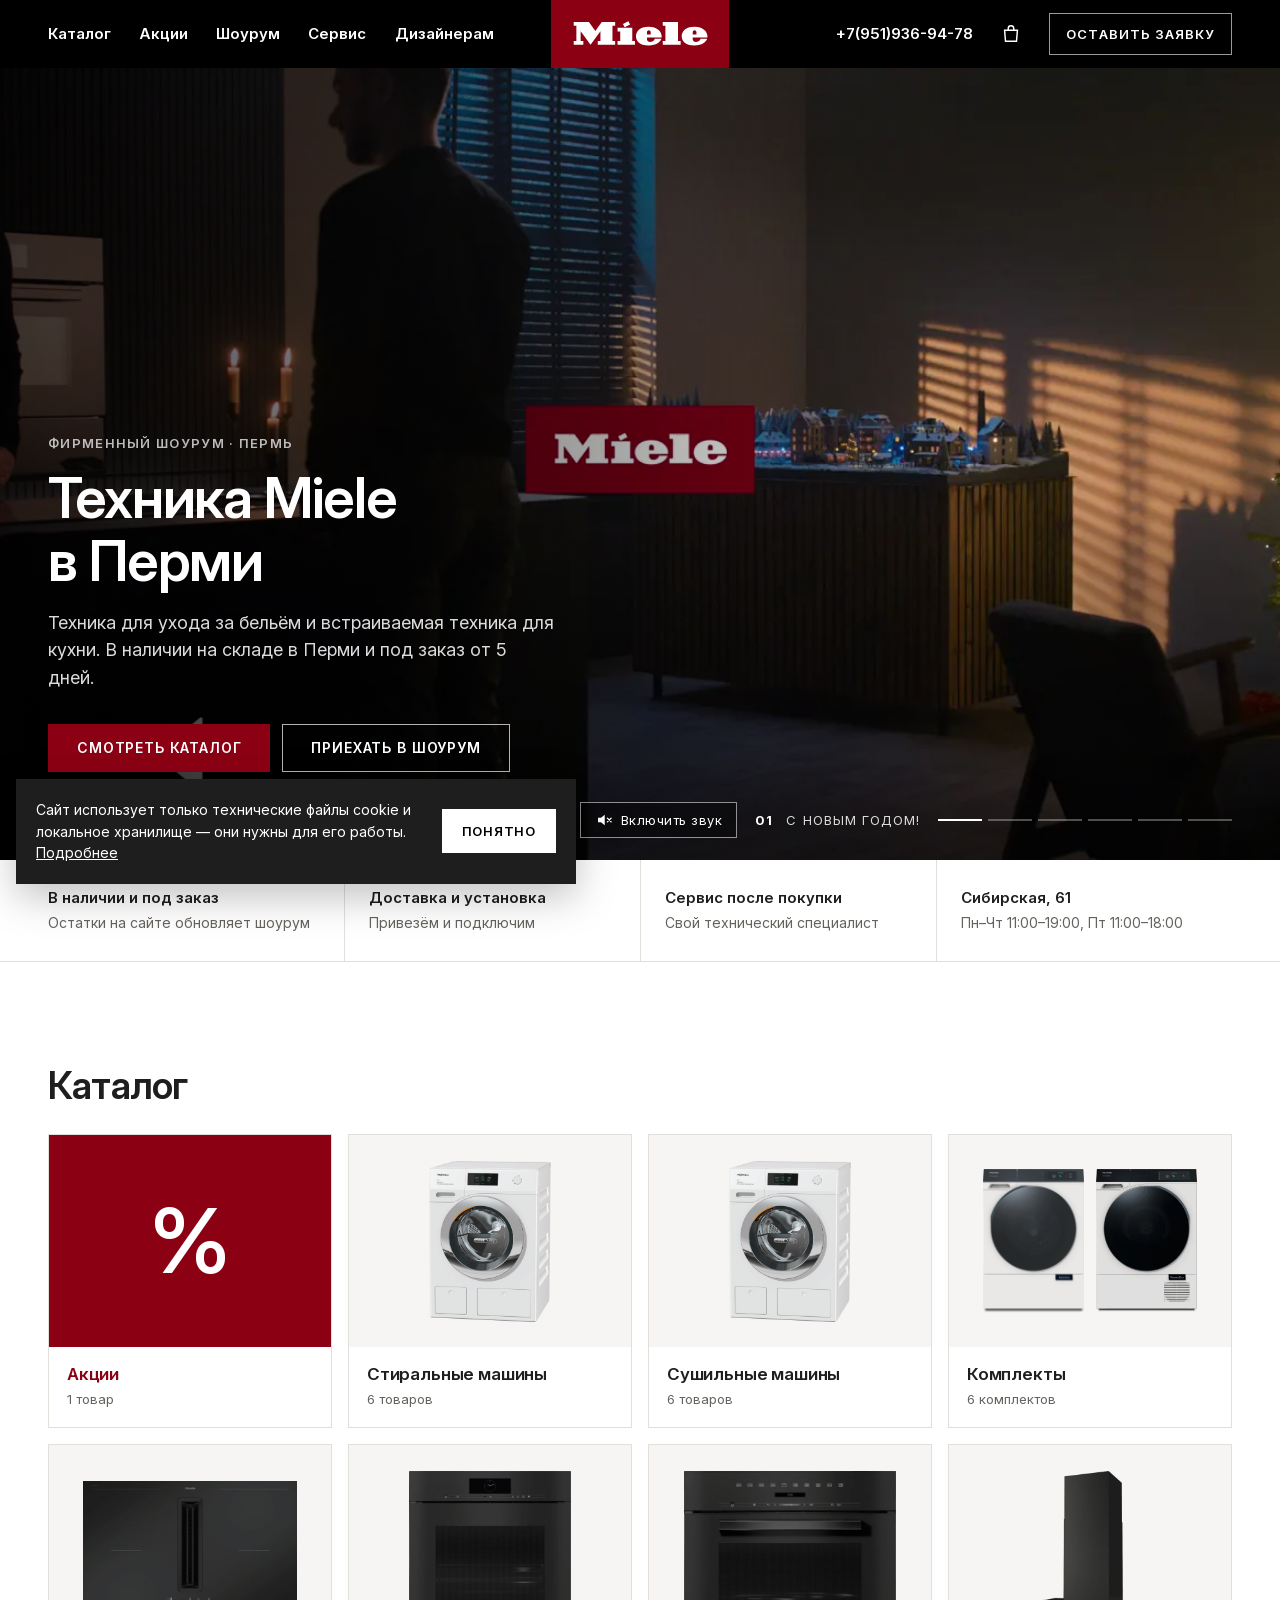
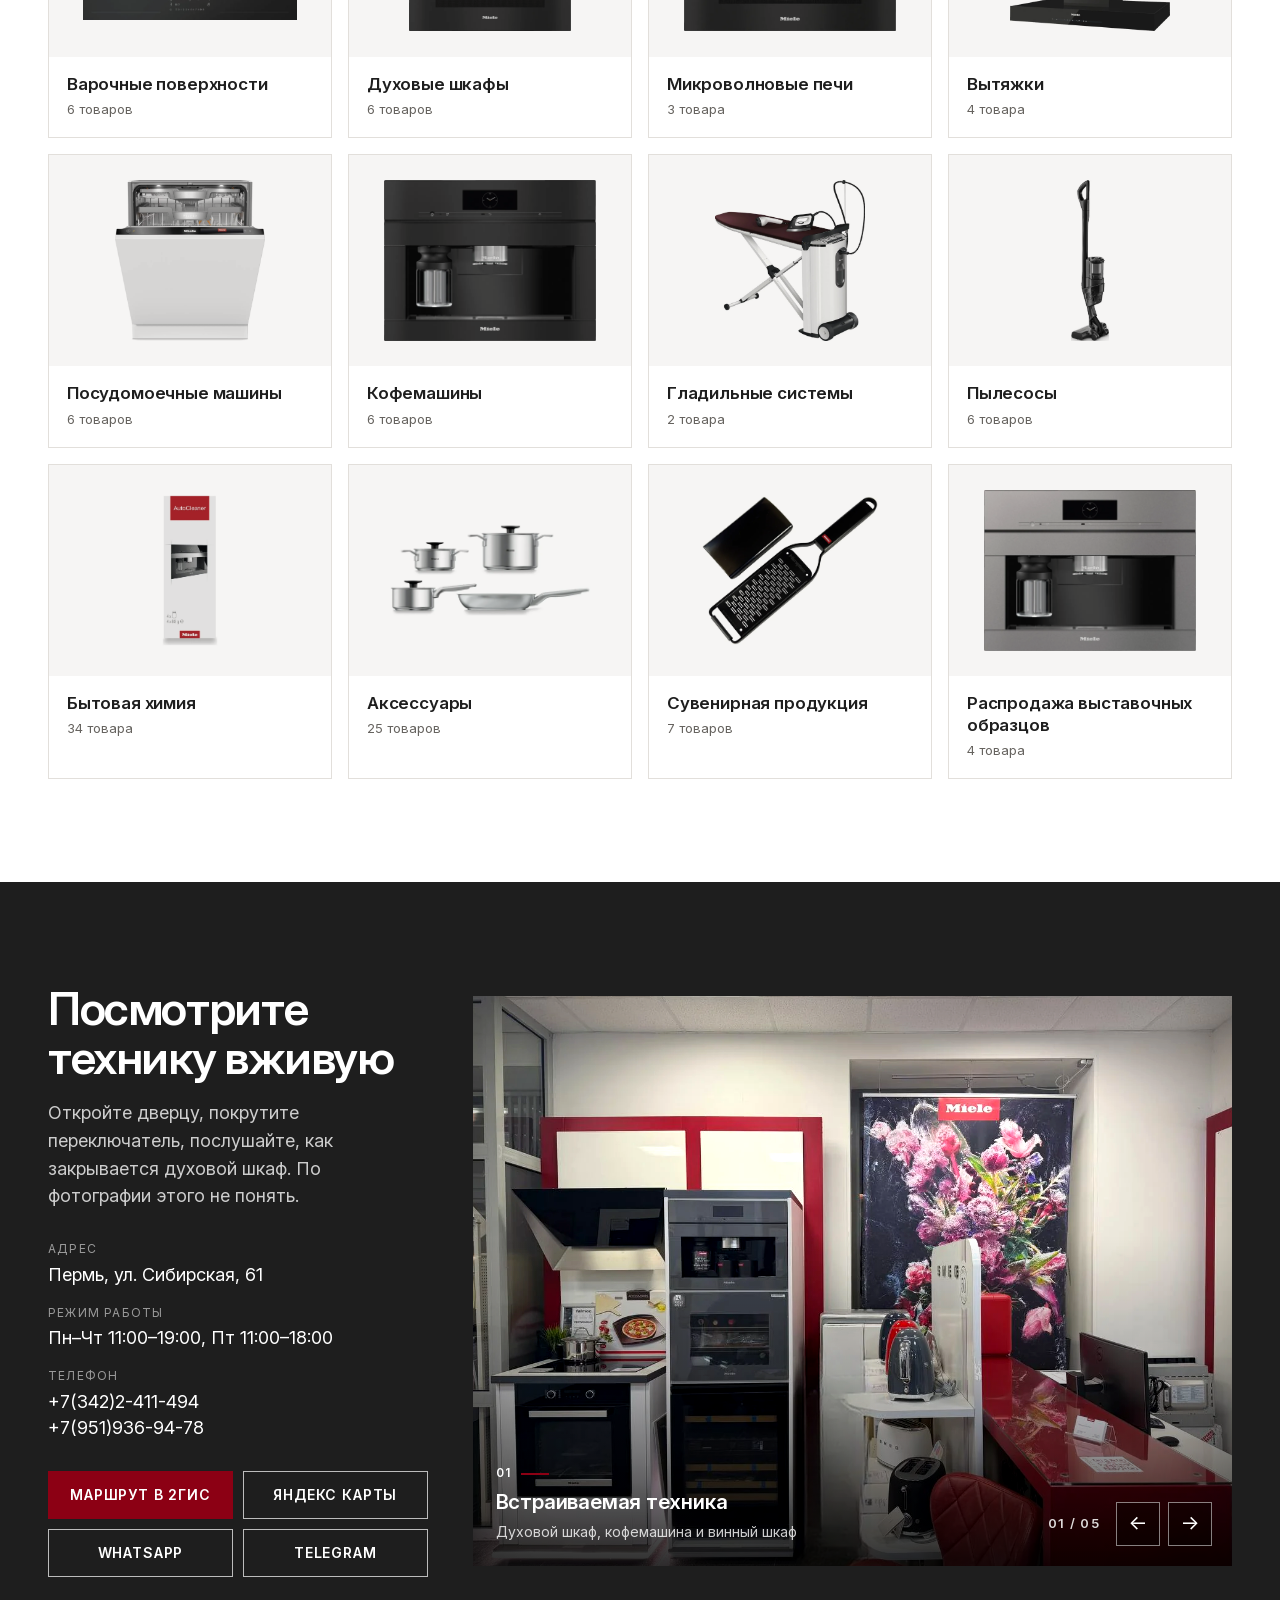
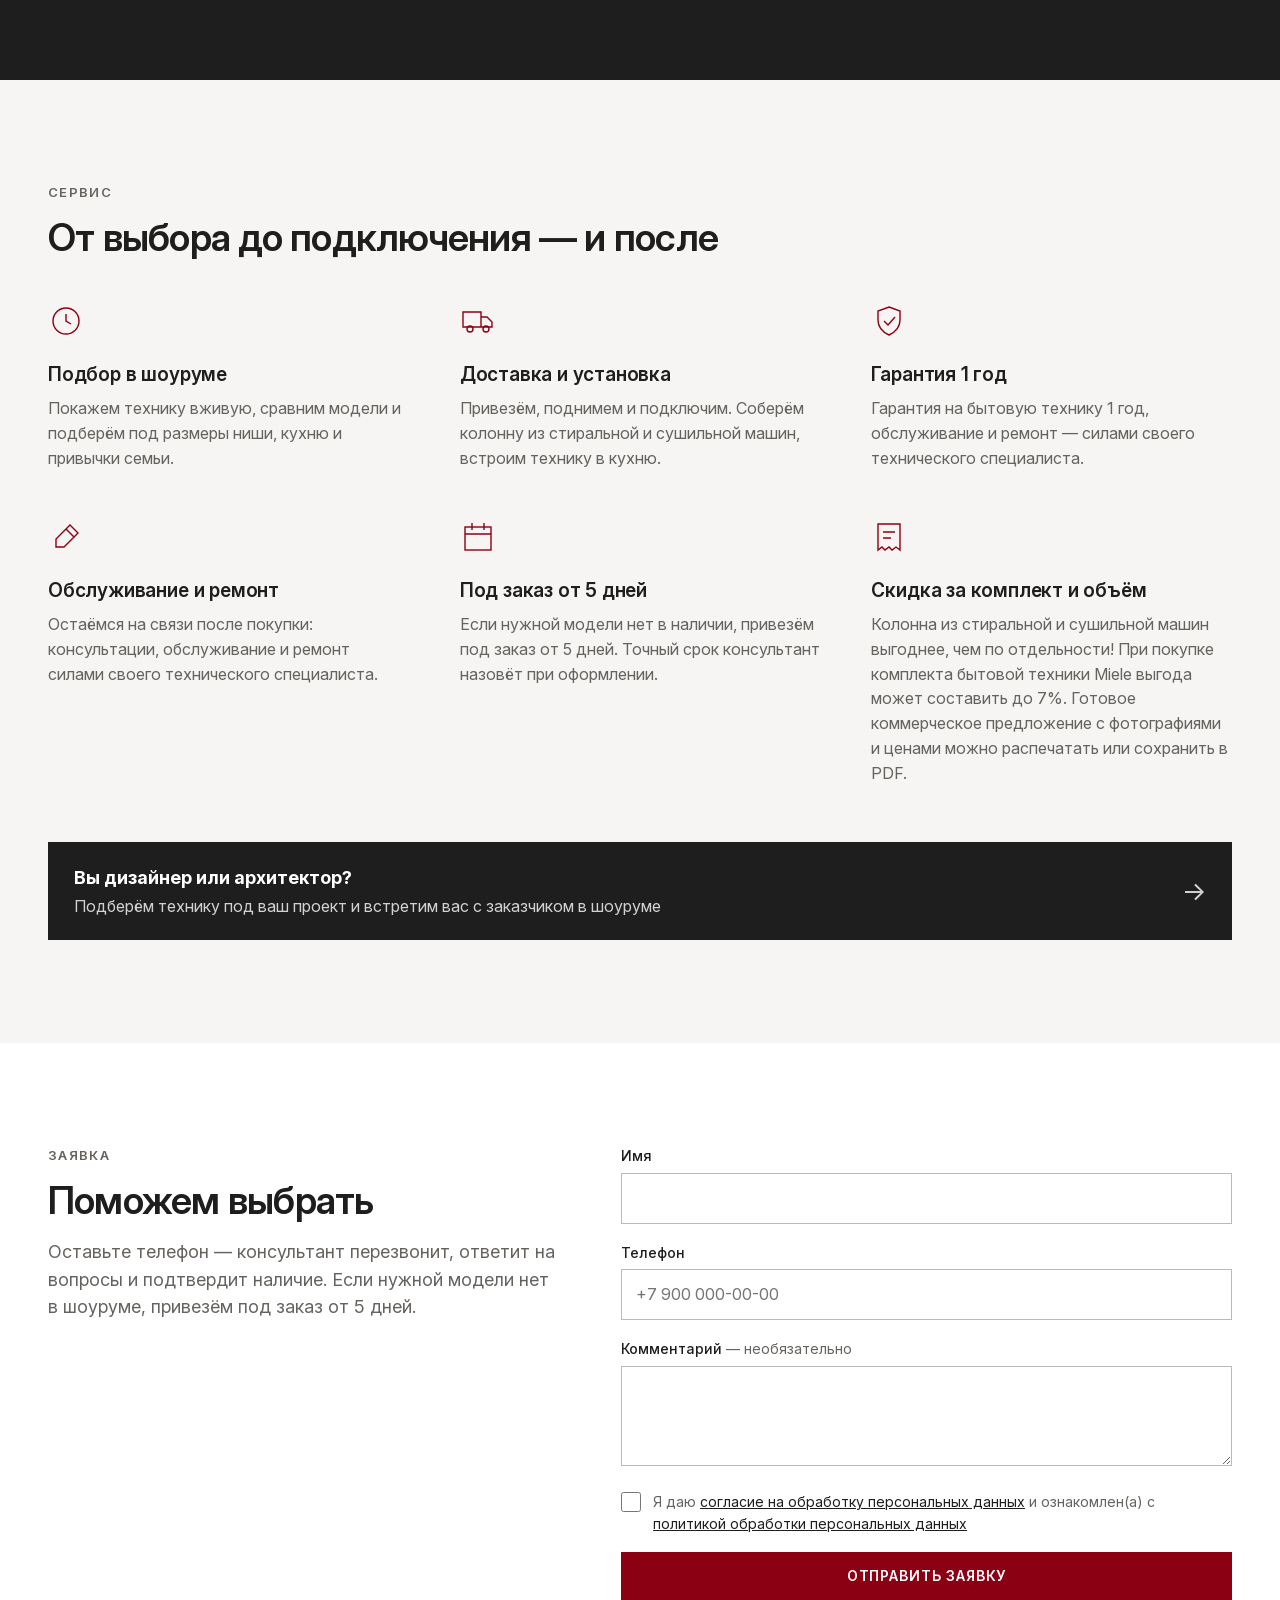
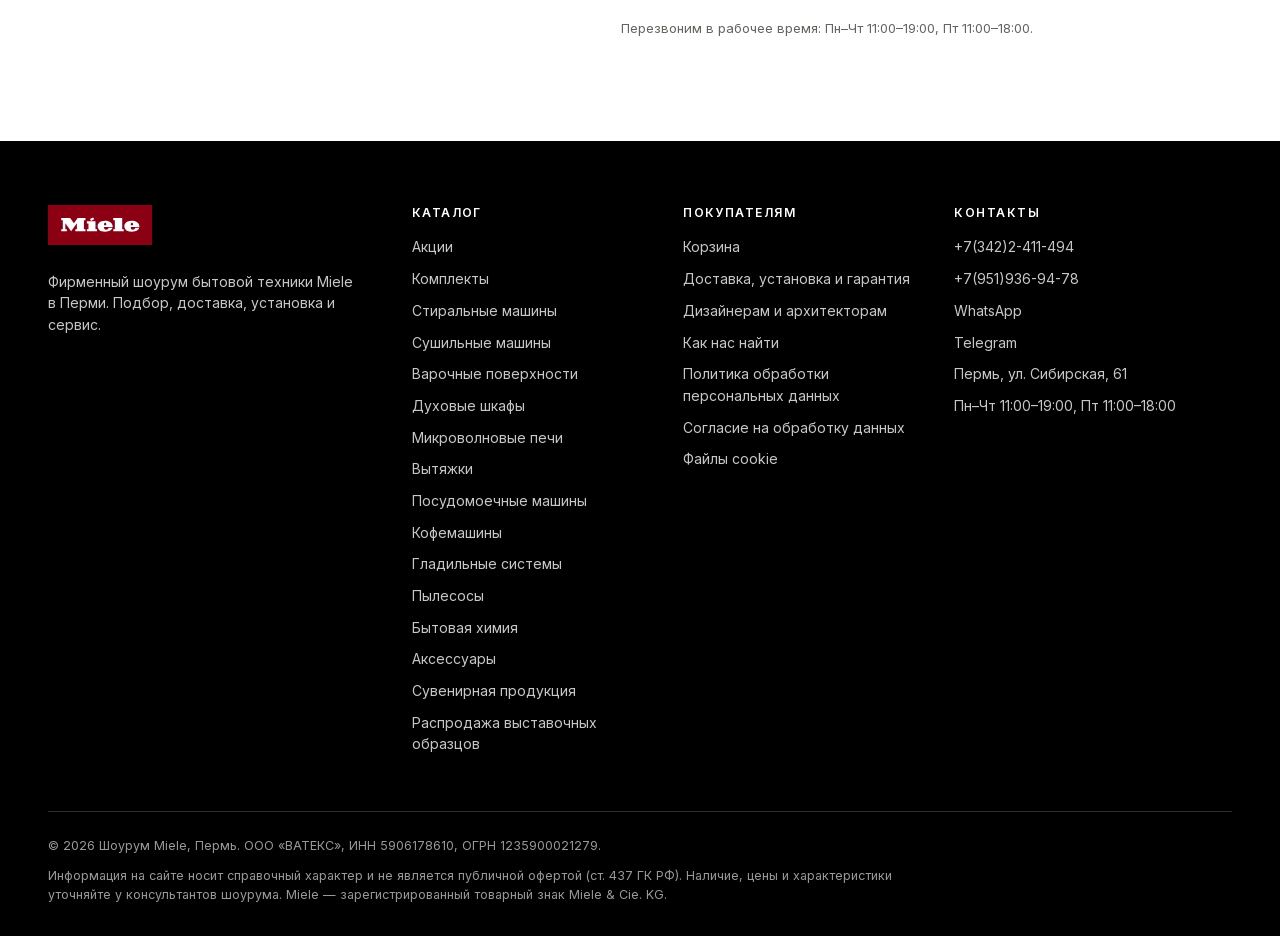
<file: index.html>
<!doctype html>
<html lang="ru">
<head>
<meta charset="utf-8">
<meta name="viewport" content="width=device-width, initial-scale=1">
<title>Miele в Перми — фирменный шоурум бытовой техники</title>
<meta name="description" content="Шоурум техники Miele в Перми на Сибирской, 61: стиральные машины и сушильные машины, духовые шкафы, варочные поверхности, посудомоечные машины. В наличии и под заказ, доставка и установка.">
<link rel="canonical" href="https://miele-perm.ru/">
<meta name="theme-color" content="#000000">
<link rel="preload" href="assets/fonts/InterVariable.woff2" as="font" type="font/woff2" crossorigin>
<link rel="icon" href="assets/img/favicon.png" type="image/png">
<link rel="stylesheet" href="assets/css/style.css?v=54">
</head>
<body data-page="home">
<div id="hdr"></div>

<main id="main">
  <section class="hero">
    <div class="hero__slides" aria-hidden="true">
      <video class="hero__img on" src="assets/video/ny.mp4" poster="assets/video/ny.webp" data-label="С Новым годом!" muted playsinline preload="auto"></video>
      <img class="hero__img" src="assets/img/mood/hero.webp" alt="Стиральная машина Miele в интерьере" data-label="Прачечное оборудование" style="--mp:68% 18%">
      <img class="hero__img" src="assets/img/mood/h-kitchen.webp" alt="Кухня со встроенной техникой Miele" data-label="Встраиваемая кухня" style="--mp:70% 55%">
      <img class="hero__img" src="assets/img/mood/h-ovens.webp" alt="Духовые шкафы Miele в кухне с деревянными фасадами" data-label="Духовые шкафы" style="--mp:78% 45%">
      <img class="hero__img" src="assets/img/mood/h-built.webp" alt="Встраиваемая техника Miele цвета графит" data-label="Встраиваемая техника" style="--mp:75% 50%">
      <img class="hero__img" src="assets/img/mood/h-laundry.webp" alt="Колонна из стиральной и сушильной машин Miele" data-label="Стиральные и сушильные машины" style="--mp:55% 55%">
    </div>
    <div class="wrap hero__in">
      <p class="eyebrow">Фирменный шоурум · Пермь</p>
      <h1>Техника Miele в&nbsp;Перми</h1>
      <p class="lead">Техника для ухода за бельём и встраиваемая техника для кухни. В наличии на складе в Перми и под заказ от 5 дней.</p>
      <div class="hero__btns">
        <a class="btn" href="#catalog">Смотреть каталог</a>
        <a class="btn btn--white" href="#showroom">Приехать в шоурум</a>
      </div>
    </div>
    <div class="hero__bar wrap"><button type="button" class="hero__snd" aria-pressed="false" hidden><svg viewBox="0 0 24 24" width="18" height="18" aria-hidden="true"><path d="M4 9h4l5-4v14l-5-4H4z" fill="currentColor"/><path class="i-on" d="M16 8.5a5 5 0 0 1 0 7M18.5 6a8.5 8.5 0 0 1 0 12" fill="none" stroke="currentColor" stroke-width="1.8" stroke-linecap="round"/><path class="i-off" d="M16.5 9.5l5 5m0-5l-5 5" stroke="currentColor" stroke-width="1.8" stroke-linecap="round"/></svg><span>Включить звук</span></button><span class="hero__lbl"><b>01</b> С Новым годом!</span><span class="hero__dots"><button type="button" data-h="0" aria-label="Слайд 1"><i></i></button><button type="button" data-h="1" aria-label="Слайд 2"><i></i></button><button type="button" data-h="2" aria-label="Слайд 3"><i></i></button><button type="button" data-h="3" aria-label="Слайд 4"><i></i></button><button type="button" data-h="4" aria-label="Слайд 5"><i></i></button><button type="button" data-h="5" aria-label="Слайд 6"><i></i></button></span></div>
  </section>

  <div class="facts"><div class="wrap facts__in">
    <div class="fact"><b>В наличии и под заказ</b><span>Остатки на сайте обновляет шоурум</span></div>
    <div class="fact"><b>Доставка и установка</b><span>Привезём и подключим</span></div>
    <div class="fact"><b>Сервис после покупки</b><span>Свой технический специалист</span></div>
    <div class="fact"><b>Сибирская, 61</b><span data-cfg="hours">Пн–Чт 11:00–19:00, Пт 11:00–18:00</span></div>
  </div></div>

  <section class="sec" id="catalog">
    <div class="wrap">
      <div class="cat__head">
        <div><button type="button" class="cat__back" id="cat-back" hidden>Все разделы</button><h2 id="cat-title">Каталог</h2></div>
        <div class="cat__tools" id="cat-tools" hidden>
          <label class="sort"><span>Сортировка</span>
            <select id="sort">
              <option value="stock">Сначала в наличии</option>
              <option value="price-asc">Сначала дешевле</option>
              <option value="price-desc">Сначала дороже</option>
              <option value="name">По названию, А–Я</option>
            </select>
          </label>
          <label class="only"><input type="checkbox" id="only"> Только в наличии <span id="count" style="color:var(--muted)"></span></label>
        </div>
      </div>
      <div class="folders" id="folders"><a class="folder" href="category.php?cat=%D0%A1%D1%82%D0%B8%D1%80%D0%B0%D0%BB%D1%8C%D0%BD%D1%8B%D0%B5%20%D0%BC%D0%B0%D1%88%D0%B8%D0%BD%D1%8B">Стиральные машины</a><a class="folder" href="category.php?cat=%D0%A1%D1%83%D1%88%D0%B8%D0%BB%D1%8C%D0%BD%D1%8B%D0%B5%20%D0%BC%D0%B0%D1%88%D0%B8%D0%BD%D1%8B">Сушильные машины</a><a class="folder" href="category.php?cat=%D0%92%D0%B0%D1%80%D0%BE%D1%87%D0%BD%D1%8B%D0%B5%20%D0%BF%D0%BE%D0%B2%D0%B5%D1%80%D1%85%D0%BD%D0%BE%D1%81%D1%82%D0%B8">Варочные поверхности</a></div>
      <div class="grid" id="grid" aria-live="polite" hidden></div>
    </div>
  </section>

  <section class="sec sec--dark on-dark shw" id="showroom">
    <div class="wrap shw__in">
      <div class="shw__txt">
        <h2>Посмотрите технику вживую</h2>
        <p class="lead">Откройте дверцу, покрутите переключатель, послушайте, как закрывается духовой шкаф. По фотографии этого не понять.</p>
        <dl class="shw__dl">
          <div><dt>Адрес</dt><dd data-cfg="address">Пермь, ул. Сибирская, 61</dd></div>
          <div><dt>Режим работы</dt><dd data-cfg="hours">Пн–Чт 11:00–19:00, Пт 11:00–18:00</dd></div>
          <div><dt>Телефон</dt><dd><a data-cfg="tel" href="tel:+73422411494">+7(342)2-411-494</a><br><a data-cfg="tel2" href="tel:+79519369478">+7(951)936-94-78</a></dd></div>
        </dl>
        <div class="shw__btns">
            <a class="btn" data-cfg="gis" href="#" target="_blank" rel="noopener">Маршрут в 2ГИС</a>
            <a class="btn btn--white" data-cfg="ymaps" href="#" target="_blank" rel="noopener">Яндекс Карты</a>
            <a class="btn btn--white" data-cfg="wa" href="#" target="_blank" rel="noopener">WhatsApp</a>
            <a class="btn btn--white" data-cfg="tg" href="#" target="_blank" rel="noopener">Telegram</a>
          </div>
      </div>
      <div class="shw__slider" aria-label="Фото шоурума">
        <figure class="shw__s on"><img src="assets/img/showroom/sr2.webp?v=2" alt="Встраиваемая техника Miele у входа в шоурум" loading="lazy" draggable="false"><figcaption class="shw__cap"><i>01</i><b>Встраиваемая техника</b><em>Духовой шкаф, кофемашина и винный шкаф</em></figcaption></figure>
        <figure class="shw__s"><img src="assets/img/showroom/sr3.webp" alt="Линия встраиваемых духовых шкафов и холодильников Miele" loading="lazy" draggable="false"><figcaption class="shw__cap"><i>02</i><b>Линия духовых шкафов</b><em>Духовые шкафы, пароварки и холодильники</em></figcaption></figure>
        <figure class="shw__s"><img src="assets/img/showroom/sr4.webp" alt="Колонны из стиральных и сушильных машин Miele" loading="lazy" draggable="false"><figcaption class="shw__cap"><i>03</i><b>Прачечная</b><em>Колонны из стиральных и сушильных машин</em></figcaption></figure>
        <figure class="shw__s"><img src="assets/img/showroom/sr5.webp" alt="Стиральные машины Miele на подиуме" loading="lazy" draggable="false"><figcaption class="shw__cap"><i>04</i><b>Стиральные машины</b><em>Модели на подиуме — можно открыть и сравнить</em></figcaption></figure>
        <figure class="shw__s"><img src="assets/img/showroom/sr6.webp?v=2" alt="Зона консультаций в шоуруме Miele" loading="lazy" draggable="false"><figcaption class="shw__cap"><i>05</i><b>Зона консультаций</b><em>Подберём технику и посчитаем комплект</em></figcaption></figure>
        <div class="shw__ctl"><span class="shw__n">01 / 05</span><button type="button" class="shw__arr" data-d="-1" aria-label="Предыдущее фото">←</button><button type="button" class="shw__arr" data-d="1" aria-label="Следующее фото">→</button></div>
      </div>
    </div>
  </section>

  <section class="sec sec--soft" id="service">
    <div class="wrap">
      <p class="eyebrow">Сервис</p>
      <h2>От выбора до подключения — и после</h2>
      <div class="svc">
        <div class="svc__i">
          <svg viewBox="0 0 36 36" aria-hidden="true"><circle cx="18" cy="18" r="13"/><path d="M18 11v7l5 3"/></svg>
          <h3>Подбор в шоуруме</h3>
          <p>Покажем технику вживую, сравним модели и подберём под размеры ниши, кухню и привычки семьи.</p>
        </div>
        <div class="svc__i">
          <svg viewBox="0 0 36 36" aria-hidden="true"><path d="M3 9h18v15H3zM21 14h6l5 5v5h-11z"/><circle cx="10" cy="26" r="3"/><circle cx="26" cy="26" r="3"/></svg>
          <h3>Доставка и установка</h3>
          <p>Привезём, поднимем и подключим. Соберём колонну из стиральной и сушильной машин, встроим технику в кухню.</p>
        </div>
        <div class="svc__i svc__i--key">
          <svg viewBox="0 0 36 36" aria-hidden="true"><path d="M18 4l11 4v9c0 7-4.5 12-11 15C11.5 29 7 24 7 17V8z"/><path d="M13 18l4 4 7-8"/></svg>
          <h3>Гарантия 1 год</h3>
          <p>Гарантия на бытовую технику 1 год, обслуживание и ремонт — силами своего технического специалиста.</p>
        </div>
        <div class="svc__i">
          <svg viewBox="0 0 36 36" aria-hidden="true"><path d="M22 6l8 8-14 14H8v-8z"/><path d="M18 10l8 8"/></svg>
          <h3>Обслуживание и ремонт</h3>
          <p>Остаёмся на связи после покупки: консультации, обслуживание и ремонт силами своего технического специалиста.</p>
        </div>
        <div class="svc__i">
          <svg viewBox="0 0 36 36" aria-hidden="true"><rect x="5" y="8" width="26" height="23"/><path d="M5 15h26M12 4v7M24 4v7"/></svg>
          <h3>Под заказ от 5 дней</h3>
          <p>Если нужной модели нет в наличии, привезём под заказ от 5 дней. Точный срок консультант назовёт при оформлении.</p>
        </div>
        <div class="svc__i">
          <svg viewBox="0 0 36 36" aria-hidden="true"><path d="M7 5h22v26l-4-3-4 3-3-3-4 3-3-3-4 3z"/><path d="M12 13h12M12 19h8"/></svg>
          <h3>Скидка за комплект и объём</h3>
          <p>Колонна из стиральной и сушильной машин выгоднее, чем по отдельности! При покупке комплекта бытовой техники Miele выгода может составить до 7%. Готовое коммерческое предложение с фотографиями и ценами можно распечатать или сохранить в PDF.</p>
        </div>
      </div>
      <a class="svc__pro" href="designers.html"><span><b>Вы дизайнер или архитектор?</b> Подберём технику под ваш проект и встретим вас с заказчиком в шоуруме</span><span class="svc__go" aria-hidden="true">→</span></a>
    </div>
  </section>

  <section class="sec" id="ask">
    <div class="wrap ask">
      <div>
        <p class="eyebrow">Заявка</p>
        <h2>Поможем выбрать</h2>
        <p class="lead">Оставьте телефон — консультант перезвонит, ответит на вопросы и подтвердит наличие. Если нужной модели нет в шоуруме, привезём под заказ <span data-cfg="leadTime">от 5 дней</span>.</p>
      </div>
      <div id="lead-home"></div>
    </div>
  </section>
</main>

<div id="ftr"></div>
<script src="api/state.php"></script>
<script src="assets/js/store.js?v=54"></script>
<script src="assets/js/app.js?v=54"></script>
</body>
</html>
</file>
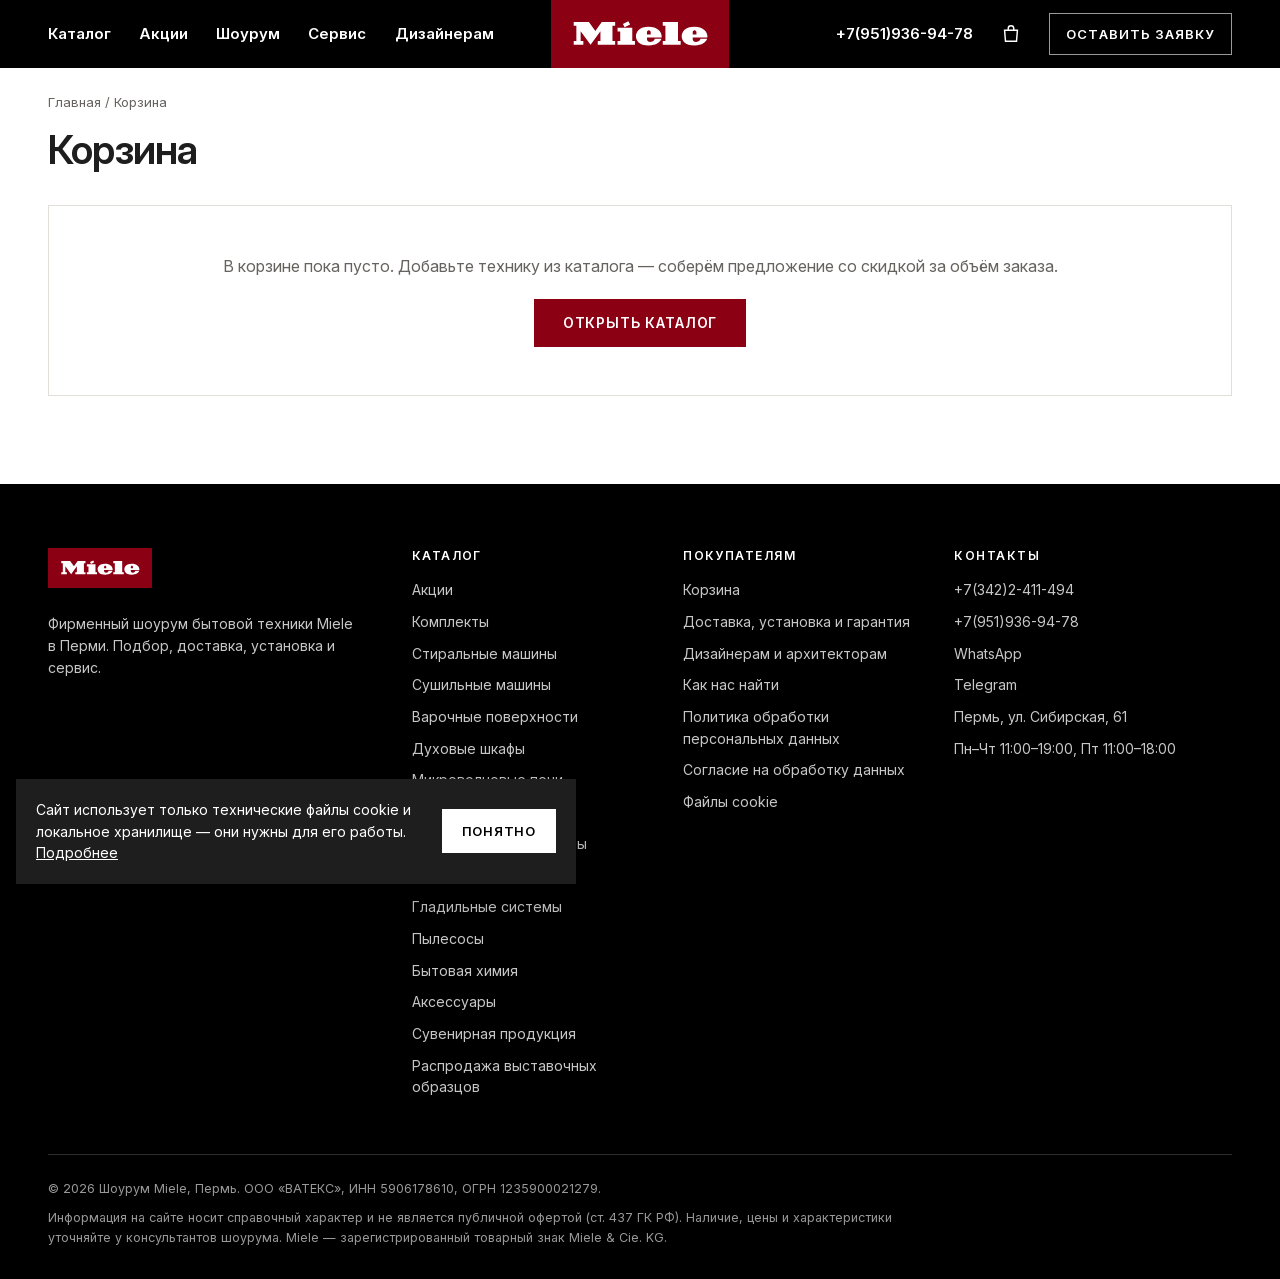
<file: cart.html>
<!doctype html>
<html lang="ru">
<head>
<meta charset="utf-8">
<meta name="viewport" content="width=device-width, initial-scale=1">
<title>Корзина — Miele Пермь</title>
<meta name="robots" content="noindex">
<meta name="theme-color" content="#000000">
<link rel="preload" href="assets/fonts/InterVariable.woff2" as="font" type="font/woff2" crossorigin>
<link rel="icon" href="assets/img/favicon.png" type="image/png">
<link rel="stylesheet" href="assets/css/style.css?v=54">
</head>
<body data-page="cart">
<div id="hdr"></div>
<main id="main">
  <div id="cart">
    <div class="wrap cartv">
      <nav class="crumbs" aria-label="Навигация"><a href="index.html">Главная</a> / Корзина</nav>
      <h1 class="cart__h">Корзина</h1>
      <div id="cart-body" aria-live="polite"></div>
    </div>
    <section class="sec sec--soft" id="ask" hidden>
      <div class="wrap ask">
        <div>
          <p class="eyebrow">Заявка</p>
          <h2>Оформить заказ</h2>
          <p class="lead">Оставьте телефон — консультант получит состав корзины, подтвердит наличие и цену, договорится о доставке и установке. Оплата на сайте не требуется.</p>
        </div>
        <div id="lead"></div>
      </div>
    </section>
    <div class="offer" id="offer"></div>
  </div>
</main>
<div id="ftr"></div>
<script src="api/state.php"></script>
<script src="assets/js/store.js?v=54"></script>
<script src="assets/js/app.js?v=54"></script>
</body>
</html>
</file>
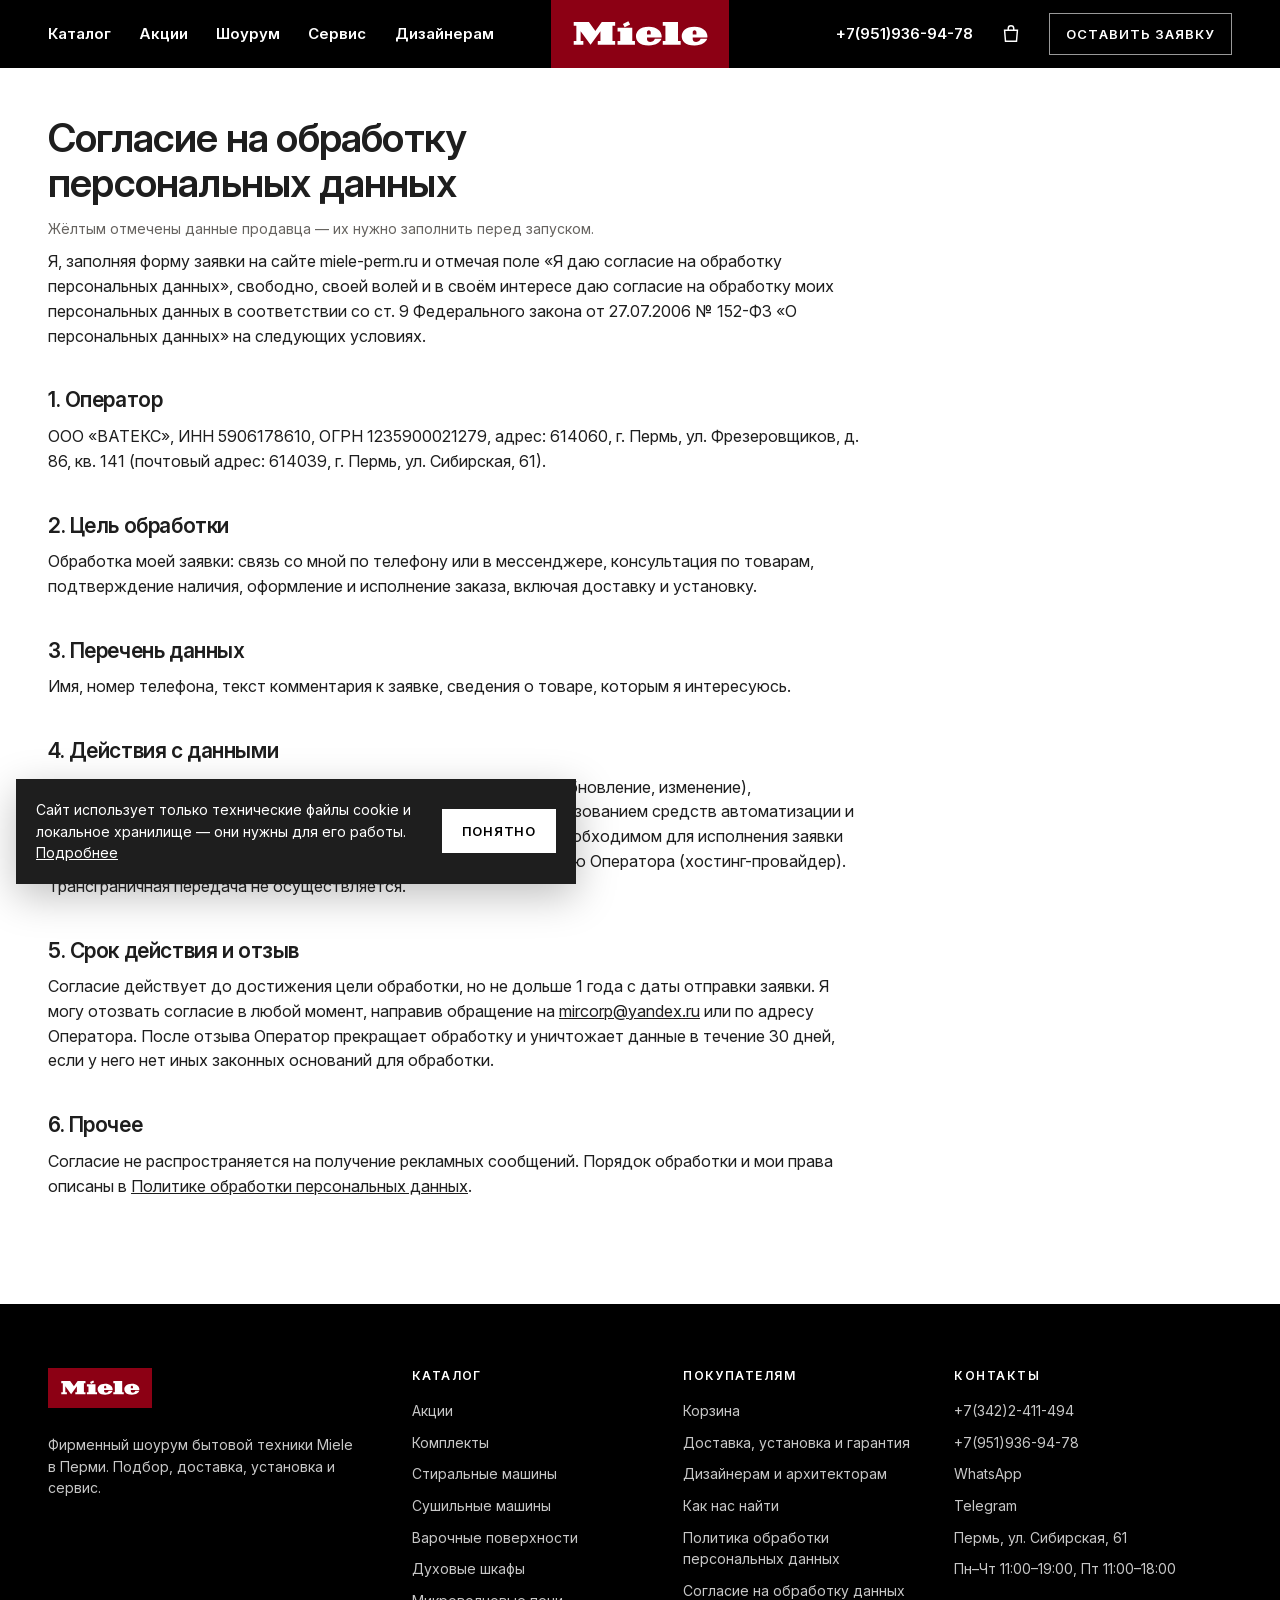
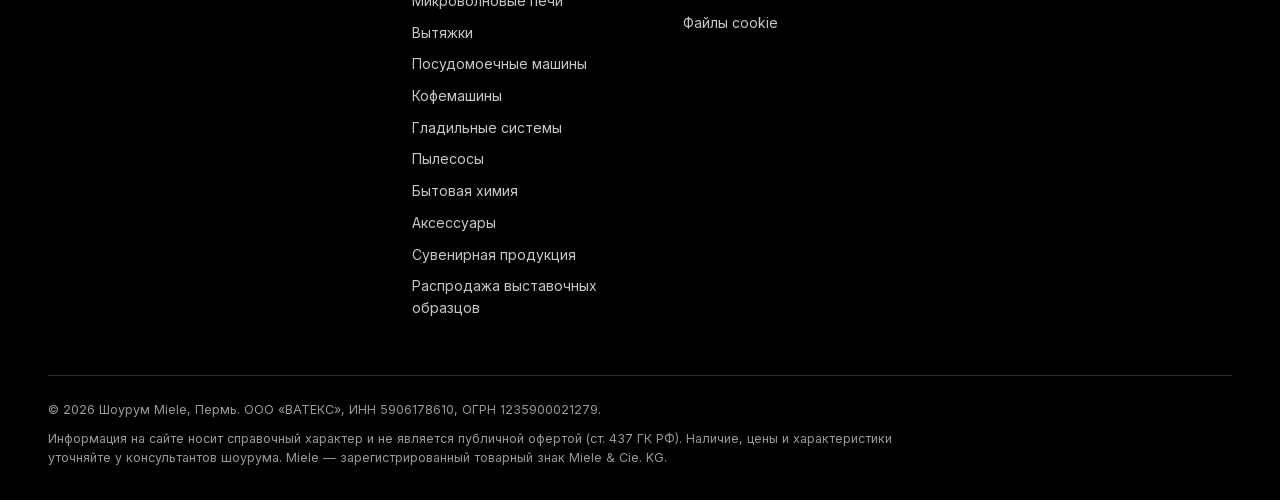
<file: consent.html>
<!doctype html>
<html lang="ru">
<head>
<meta charset="utf-8">
<meta name="viewport" content="width=device-width, initial-scale=1">
<title>Согласие на обработку персональных данных — Miele Пермь</title>
<meta name="robots" content="noindex">
<meta name="theme-color" content="#000000">
<link rel="icon" href="assets/img/favicon.png" type="image/png">
<link rel="stylesheet" href="assets/css/style.css?v=54">
</head>
<body data-page="doc">
<div id="hdr"></div>
<main id="main"><div class="wrap"><article class="doc">
  <h1>Согласие на обработку персональных данных</h1>
  <p class="upd">Жёлтым отмечены данные продавца — их нужно заполнить перед запуском.</p>

  <p>Я, заполняя форму заявки на сайте miele-perm.ru и отмечая поле «Я даю согласие на обработку персональных данных», свободно, своей волей и в своём интересе даю согласие на обработку моих персональных данных в соответствии со ст. 9 Федерального закона от 27.07.2006 № 152-ФЗ «О персональных данных» на следующих условиях.</p>

  <h2>1. Оператор</h2>
  <p>ООО «ВАТЕКС», ИНН 5906178610, ОГРН 1235900021279, адрес: 614060, г. Пермь, ул. Фрезеровщиков, д. 86, кв. 141 (почтовый адрес: 614039, г. Пермь, ул. Сибирская, 61).</p>

  <h2>2. Цель обработки</h2>
  <p>Обработка моей заявки: связь со мной по телефону или в мессенджере, консультация по товарам, подтверждение наличия, оформление и исполнение заказа, включая доставку и установку.</p>

  <h2>3. Перечень данных</h2>
  <p>Имя, номер телефона, текст комментария к заявке, сведения о товаре, которым я интересуюсь.</p>

  <h2>4. Действия с данными</h2>
  <p>Сбор, запись, систематизация, накопление, хранение, уточнение (обновление, изменение), использование, блокирование, удаление и уничтожение — с использованием средств автоматизации и без них. Передача третьим лицам допускается только в объёме, необходимом для исполнения заявки (служба доставки), и лицам, обрабатывающим данные по поручению Оператора (хостинг-провайдер). Трансграничная передача не осуществляется.</p>

  <h2>5. Срок действия и отзыв</h2>
  <p>Согласие действует до достижения цели обработки, но не дольше 1 года с даты отправки заявки. Я могу отозвать согласие в любой момент, направив обращение на <a href="mailto:mircorp@yandex.ru">mircorp@yandex.ru</a> или по адресу Оператора. После отзыва Оператор прекращает обработку и уничтожает данные в течение 30 дней, если у него нет иных законных оснований для обработки.</p>

  <h2>6. Прочее</h2>
  <p>Согласие не распространяется на получение рекламных сообщений. Порядок обработки и мои права описаны в <a href="privacy.html">Политике обработки персональных данных</a>.</p>
</article></div></main>
<div id="ftr"></div>
<script src="api/state.php"></script>
<script src="assets/js/store.js?v=54"></script>
<script src="assets/js/app.js?v=54"></script>
</body>
</html>
</file>
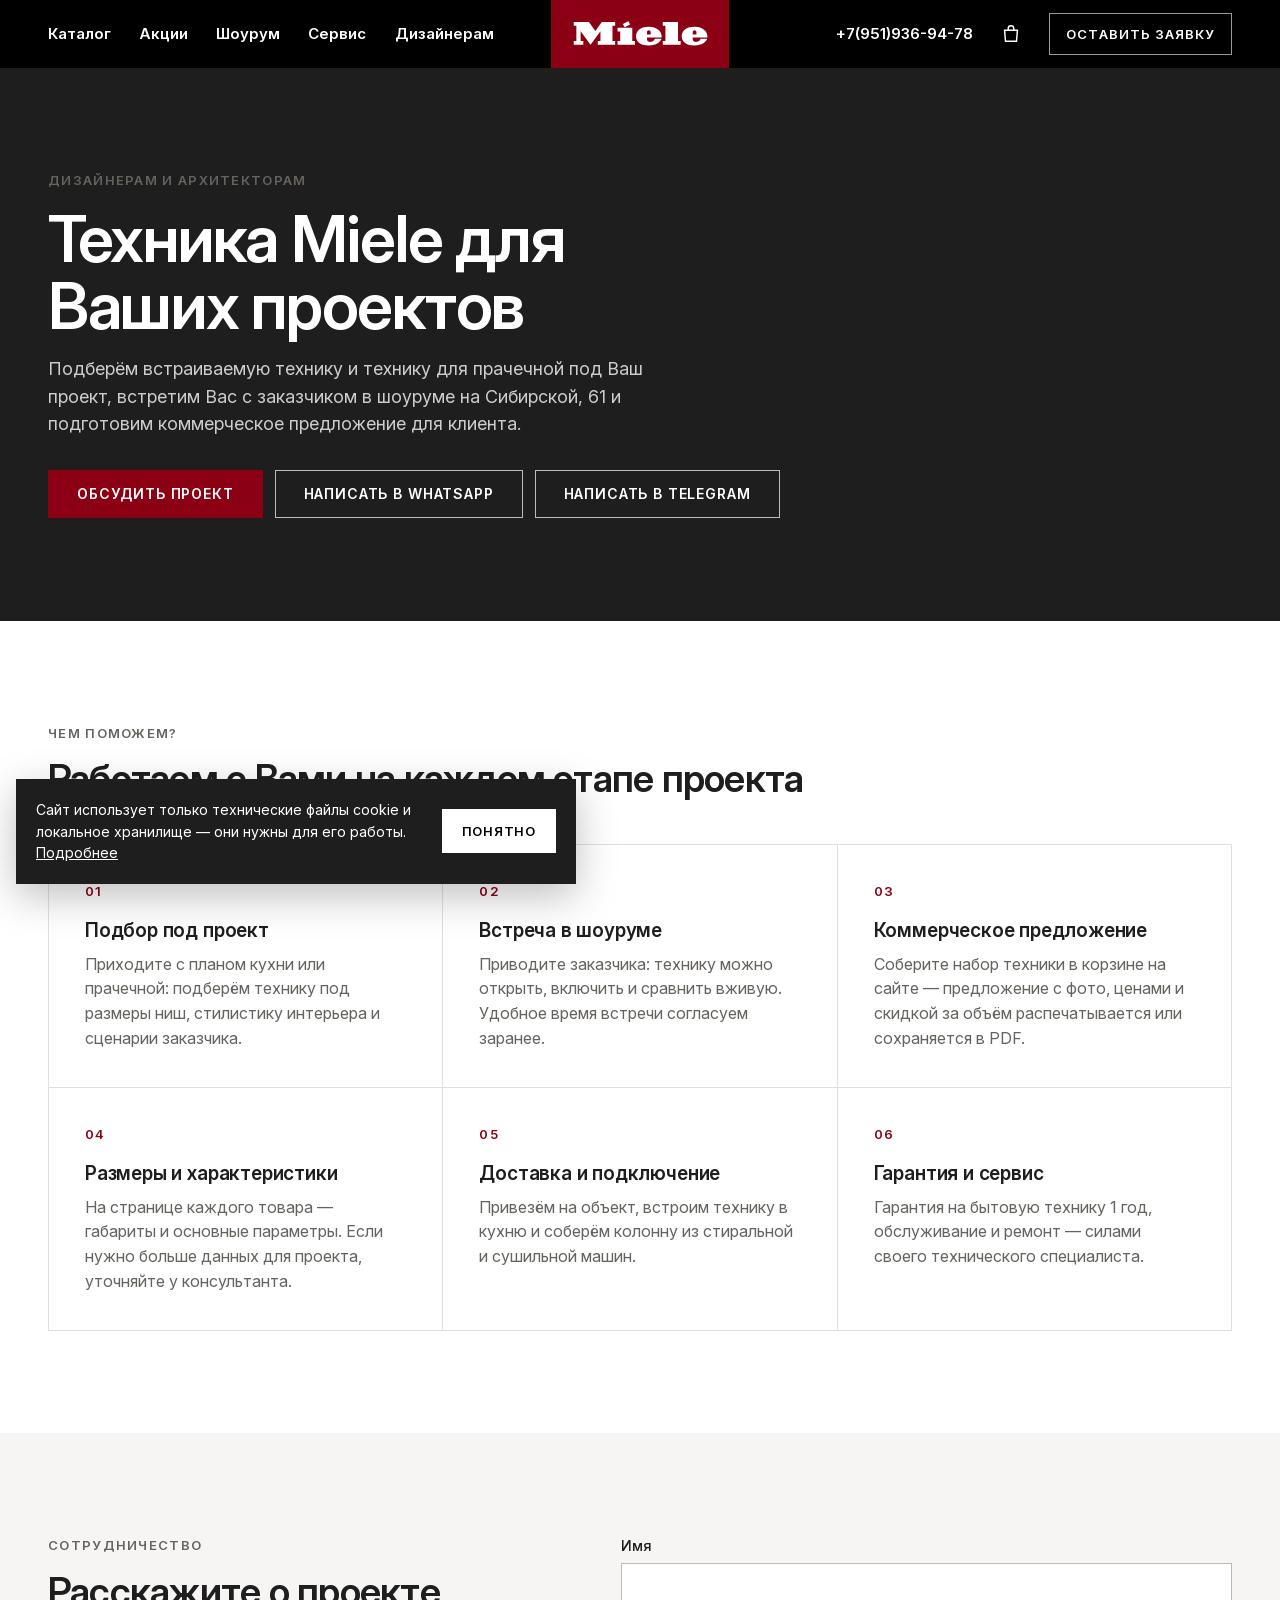
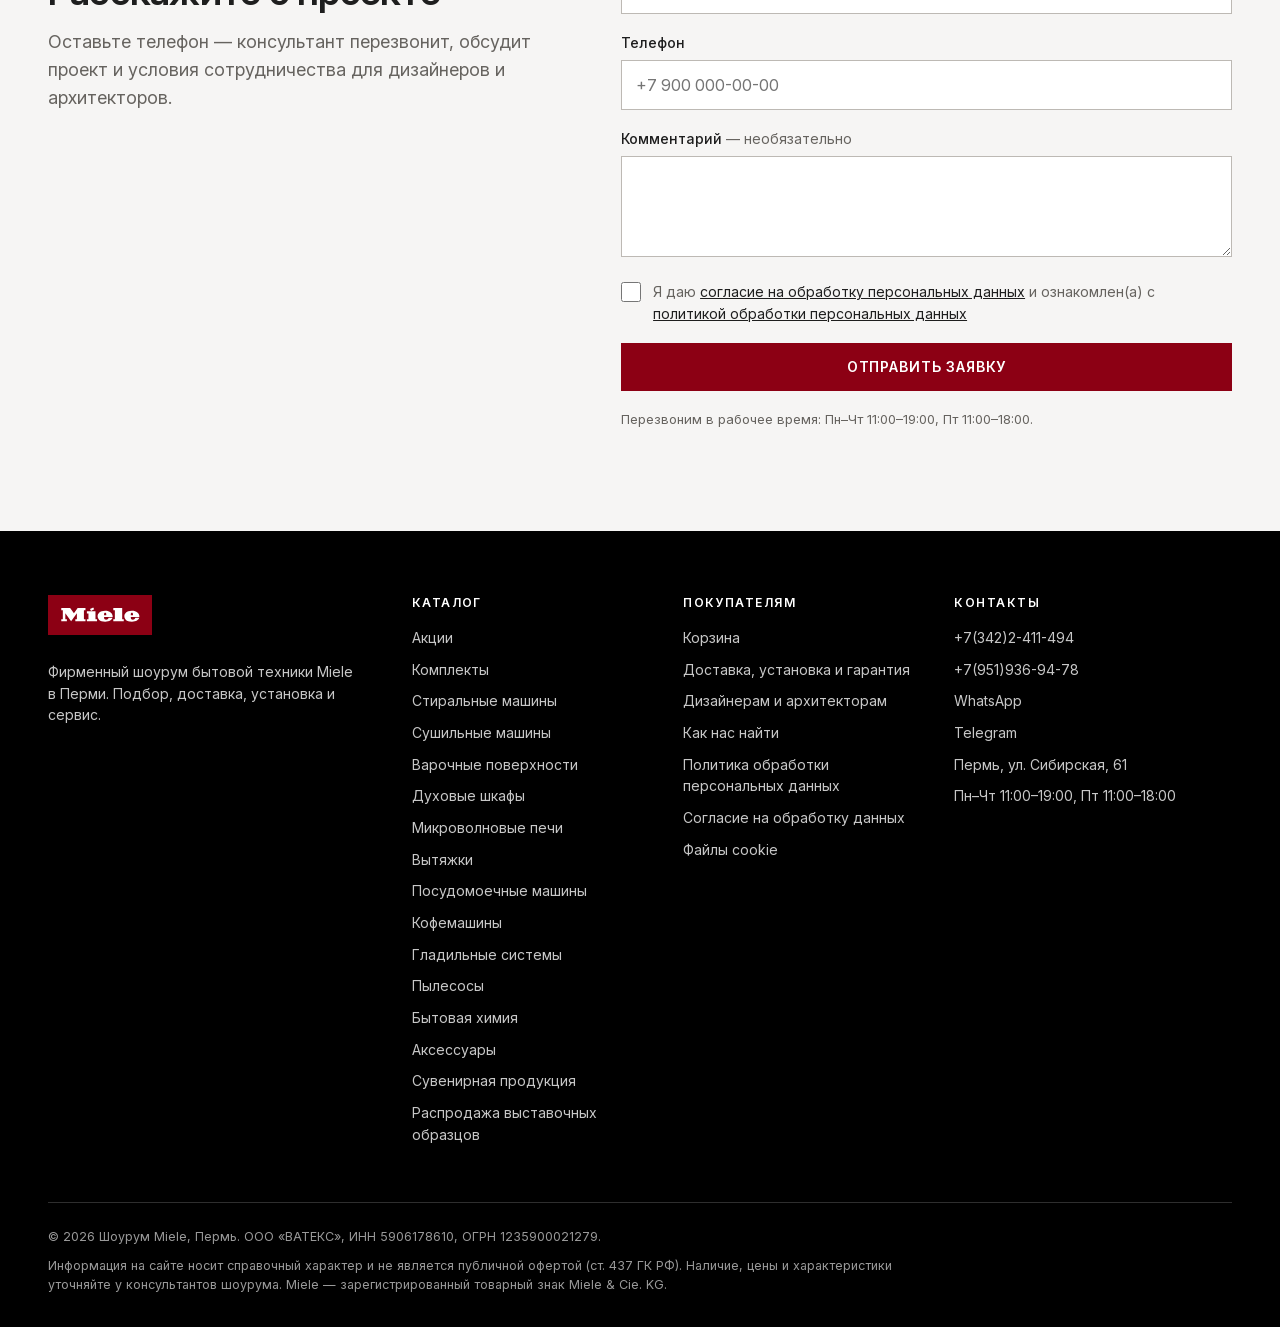
<file: designers.html>
<!doctype html>
<html lang="ru">
<head>
<meta charset="utf-8">
<meta name="viewport" content="width=device-width, initial-scale=1">
<title>Дизайнерам и архитекторам — Miele Пермь</title>
<meta name="description" content="Шоурум Miele в Перми для дизайнеров интерьера и архитекторов: подбор техники под проект, встреча с заказчиком в шоуруме, коммерческое предложение в PDF, доставка и встраивание.">
<link rel="canonical" href="https://miele-perm.ru/designers.html">
<meta name="theme-color" content="#000000">
<link rel="preload" href="assets/fonts/InterVariable.woff2" as="font" type="font/woff2" crossorigin>
<link rel="icon" href="assets/img/favicon.png" type="image/png">
<link rel="stylesheet" href="assets/css/style.css?v=54">
</head>
<body data-page="designers">
<div id="hdr"></div>

<main id="main">
  <section class="dz-hero">
    <div class="wrap">
      <p class="eyebrow">Дизайнерам и архитекторам</p>
      <h1>Техника Miele для Ваших проектов</h1>
      <p class="lead">Подберём встраиваемую технику и технику для прачечной под Ваш проект, встретим Вас с заказчиком в шоуруме на Сибирской, 61 и подготовим коммерческое предложение для клиента.</p>
      <div class="dz-hero__btns">
        <a class="btn" href="#ask">Обсудить проект</a>
        <a class="btn btn--white" data-cfg="wa-designer" href="#" target="_blank" rel="noopener">Написать в WhatsApp</a>
        <a class="btn btn--white" data-cfg="tg" href="#" target="_blank" rel="noopener">Написать в Telegram</a>
      </div>
    </div>
  </section>

  <section class="sec">
    <div class="wrap">
      <p class="eyebrow">Чем поможем?</p>
      <h2>Работаем с Вами на каждом этапе проекта</h2>
      <div class="dz-steps">
        <div><h3>Подбор под проект</h3><p>Приходите с планом кухни или прачечной: подберём технику под размеры ниш, стилистику интерьера и сценарии заказчика.</p></div>
        <div><h3>Встреча в шоуруме</h3><p>Приводите заказчика: технику можно открыть, включить и сравнить вживую. Удобное время встречи согласуем заранее.</p></div>
        <div><h3>Коммерческое предложение</h3><p>Соберите набор техники в корзине на сайте — предложение с фото, ценами и скидкой за объём распечатывается или сохраняется в PDF.</p></div>
        <div><h3>Размеры и характеристики</h3><p>На странице каждого товара — габариты и основные параметры. Если нужно больше данных для проекта, уточняйте у консультанта.</p></div>
        <div><h3>Доставка и подключение</h3><p>Привезём на объект, встроим технику в кухню и соберём колонну из стиральной и сушильной машин.</p></div>
        <div><h3>Гарантия и сервис</h3><p>Гарантия на бытовую технику 1 год, обслуживание и ремонт — силами своего технического специалиста.</p></div>
      </div>
    </div>
  </section>

  <section class="sec sec--soft" id="ask">
    <div class="wrap ask">
      <div>
        <p class="eyebrow">Сотрудничество</p>
        <h2>Расскажите о проекте</h2>
        <p class="lead">Оставьте телефон — консультант перезвонит, обсудит проект и условия сотрудничества для дизайнеров и архитекторов.</p>
      </div>
      <div id="lead-designer"></div>
    </div>
  </section>
</main>

<div id="ftr"></div>
<script src="api/state.php"></script>
<script src="assets/js/store.js?v=54"></script>
<script src="assets/js/app.js?v=54"></script>
</body>
</html>
</file>
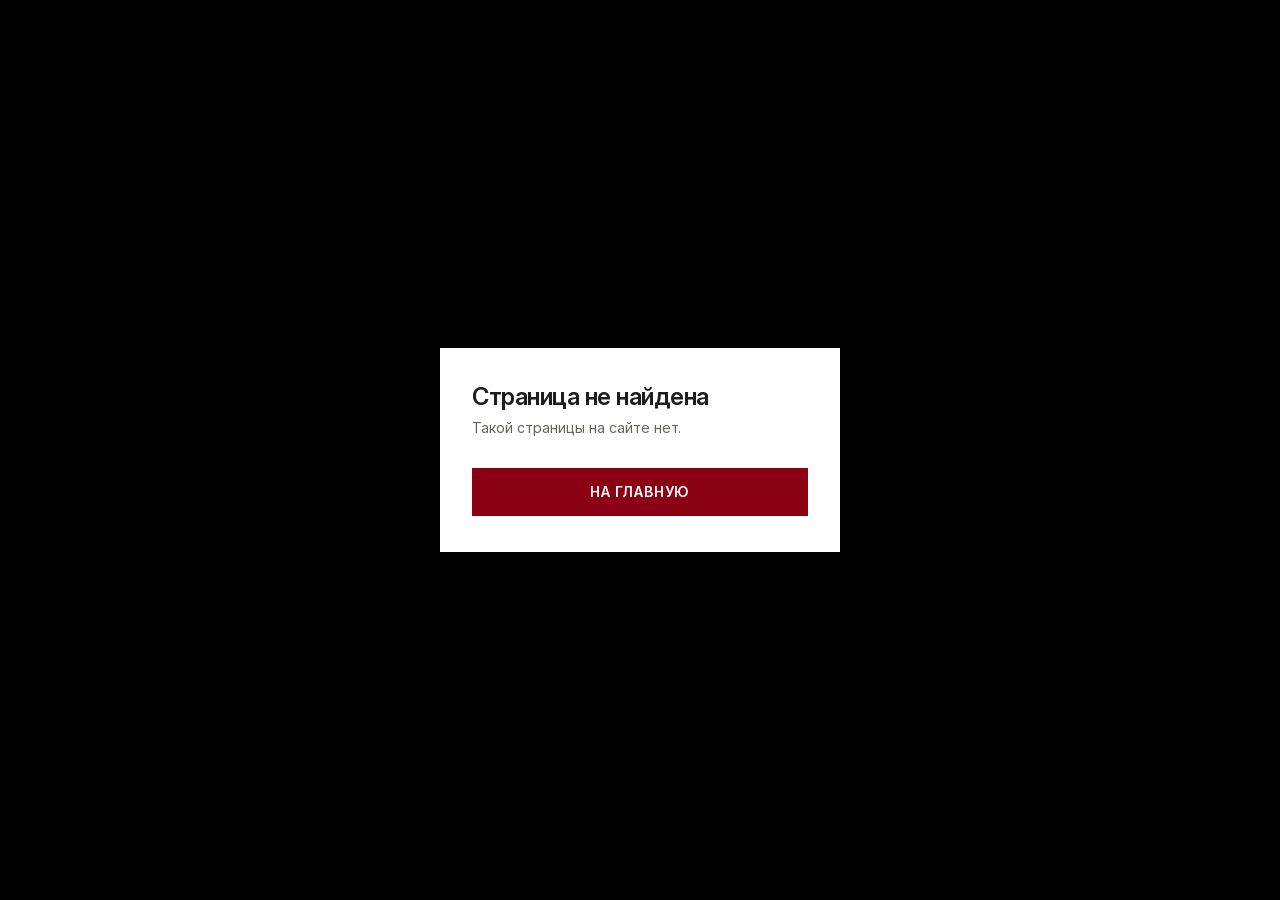
<file: kabinet.html>
<!doctype html>
<html lang="ru">
<head>
<meta charset="utf-8">
<meta name="viewport" content="width=device-width, initial-scale=1">
<title>Кабинет шоурума — Miele Пермь</title>
<meta name="robots" content="noindex, nofollow">
<link rel="icon" href="assets/img/favicon.png" type="image/png">
<link rel="stylesheet" href="assets/css/style.css?v=54">
<link rel="stylesheet" href="assets/css/admin.css?v=54">
</head>
<body class="adm">

<div class="login" id="login" hidden>
  <div class="login__box">
    <h1>Страница не найдена</h1>
    <p>Такой страницы на сайте нет.</p>
    <a class="btn btn--wide" href="index.html">На главную</a>
  </div>
</div>

<div class="login" id="gate" hidden>
  <form class="login__box f" novalidate>
    <span class="logo"><img class="logo__img" src="assets/img/miele-logo.svg" alt="Miele" width="104" height="40"></span>
    <h1>Кабинет шоурума</h1>
    <p>Введите пароль, чтобы включить кабинет на этом устройстве. Это нужно один раз.</p>
    <div id="pw-wrap"><label for="pw">Пароль</label><input id="pw" type="password" autocomplete="current-password"><p class="errm">Пароль не подошёл. Проверьте раскладку и попробуйте ещё раз.</p></div>
    <button class="btn btn--wide" type="submit">Включить кабинет</button>
  </form>
</div>

<div id="app" hidden>
  <header class="abar"><div class="wrap abar__in">
    <a class="logo" href="index.html" aria-label="На сайт"><img class="logo__img" src="assets/img/miele-logo.svg" alt="Miele" width="104" height="40"><span class="logo__city">Админ</span></a>
    <div class="tabs" role="tablist">
      <button class="tab" role="tab" data-tab="hero" aria-selected="false">Главная</button>
      <button class="tab" role="tab" data-tab="products" aria-selected="true">Товары</button>
      <button class="tab" role="tab" data-tab="kits" aria-selected="false">Комплекты</button>
      <button class="tab" role="tab" data-tab="schemes" aria-selected="false">Схемы встройки</button>
      <button class="tab" role="tab" data-tab="leads" aria-selected="false">Заявки <span class="badge" id="lead-badge" hidden></span></button>
      <button class="tab" role="tab" data-tab="settings" aria-selected="false">Настройки</button>
      <button class="tab" role="tab" data-tab="users" aria-selected="false">Доступ</button>
    </div>
    <div class="abar__r"><a href="index.html" target="_blank">Открыть сайт</a></div>
  </div></header>

  <main class="wrap apage">
    <section id="tab-products">
      <div class="ahead"><h1>Товары и остатки</h1><button class="abtn abtn--pri" type="button" id="add">+ Добавить товар</button></div>
      <div class="tiles" id="tiles"></div>
      <div class="tools"><label class="sr" for="q">Поиск</label><input id="q" type="search" placeholder="Поиск по названию или модели">
        <label class="sr" for="asort">Сортировка</label><select id="asort">
          <option value="default">Как на сайте</option>
          <option value="stock-asc">Остаток: сначала мало</option>
          <option value="stock-desc">Остаток: сначала много</option>
          <option value="price-asc">Цена: по возрастанию</option>
          <option value="price-desc">Цена: по убыванию</option>
          <option value="name">Название, А–Я</option>
        </select>
        <label class="sr" for="acat">Раздел</label><select id="acat"></select></div>
      <div id="list"></div>
    </section>

    <section id="tab-schemes" hidden>
      <div class="ahead"><h1>Схемы встройки</h1></div>
      <p class="khint">Чертежи с размерами для встраивания. На сайте они показываются отдельным блоком под товаром, а не среди фото, и попадают во второе предложение «со схемами встройки». У товара схем может не быть или быть несколько. Всё сохраняется сразу.</p>
      <div class="schbar"><input id="sch-q" type="search" placeholder="Поиск по названию или модели" aria-label="Поиск товара"><label class="chk"><input type="checkbox" id="sch-only"><span>Только товары со схемами</span></label></div>
      <div id="sch-list"></div>
      <input type="file" id="sch-file" accept="image/*" multiple hidden>
    </section>

    <section id="tab-hero" hidden>
      <div class="ahead"><h1>Первый экран главной</h1><div class="hbtns"><button class="abtn" type="button" id="hero-addimg">+ Фото</button><button class="abtn abtn--pri" type="button" id="hero-addvid">+ Видео</button></div></div>
      <p class="khint">Фото и видео вверху главной страницы сменяют друг друга в порядке списка. Фото показывается 6 секунд, видео — до конца, без звука; у покупателя есть кнопка «Включить звук». Фото — горизонтальное, от 1600 px в ширину. Видео — MP4, горизонтальное (1280×720 или 1920×1080), лучше до 15 МБ: чем больше файл, тем дольше открывается сайт на телефоне. Всё сохраняется сразу.</p>
      <p class="hprog" id="hero-prog" hidden></p>
      <div id="hero-list"></div>
      <input type="file" id="hero-img" accept="image/*" hidden><input type="file" id="hero-vid" accept="video/mp4,video/webm" hidden>
    </section>

    <section id="tab-kits" hidden>
      <div class="ahead"><h1>Комплекты</h1><button class="abtn abtn--pri" type="button" id="kit-add">+ Комплект</button></div>
      <p class="khint">Комплекты показываются на сайте в папке «Комплекты». В комплекте должно быть не меньше двух приборов. Если цена прибора в комплекте ниже, чем в каталоге, на сайте видна выгода. Пустая цена — берётся цена из каталога.</p>
      <div id="kits-list"></div>
      <div class="kbar"><button class="abtn abtn--pri" type="button" id="kit-save">Сохранить комплекты</button><button class="abtn" type="button" id="kit-reset">Вернуть стандартные</button><span class="kbar__note" id="kit-note" role="status"></span></div>
    </section>

    <section id="tab-leads" hidden>
      <div class="ahead"><h1>Заявки с сайта</h1></div>
      <div id="leads"></div>
    </section>

    <section id="tab-settings" hidden>
      <div class="ahead"><h1>Настройки</h1></div>
      <div class="cols">
        <form class="box f" id="set-form">
          <div><h2>Остатки на сайте</h2><p>Как покупатели видят наличие.</p></div>
          <div class="scale" aria-hidden="true">
            <div class="s0"><b>Под заказ</b>0 шт.</div><div class="s1"><b>Мало</b>до порога «мало»</div><div class="s2"><b>Достаточно</b>между порогами</div><div class="s3"><b>Много</b>от порога «много»</div>
          </div>
          <div class="row">
            <div><label for="s-low">Порог «мало» для новых товаров, шт.</label><input id="s-low" name="lowDefault" type="number" min="1" step="1"></div>
            <div><label for="s-high">Порог «много» для новых товаров, шт.</label><input id="s-high" name="highDefault" type="number" min="2" step="1"></div>
          </div>
          <label class="chk"><input type="checkbox" name="showCount"><span>Показывать покупателям точное количество, когда осталось мало («Осталось мало · 2 шт.»)</span></label>
          <div><label for="s-lead">Срок поставки под заказ</label><input id="s-lead" name="leadTime" type="text"><p class="hint">Показывается у товаров с остатком 0. Например: от 5 дней. Свой срок у товара — галочкой в его карточке.</p></div>
          <div><h2 style="margin-top:8px">Промокоды</h2><p>Покупатель вводит промокод в корзине и получает скидку. Каждый с новой строки: «КОД = %», например VATEKS5 = 5.</p></div>
          <div><label for="s-promos">Промокоды</label><textarea id="s-promos" name="promos" rows="3" spellcheck="false"></textarea></div>
          <div><h2 style="margin-top:8px">Скидка за объём заказа в корзине</h2><p>Если сумма корзины не меньше порога, покупатель видит скидку. Оставьте поля пустыми, чтобы отключить ступень.</p></div>
          <div class="row">
            <div><label for="s-d1f">Первая ступень: от суммы, ₽</label><input id="s-d1f" name="d1from" type="number" min="0" step="1000" inputmode="numeric"></div>
            <div><label for="s-d1p">Скидка, %</label><input id="s-d1p" name="d1pct" type="number" min="0" max="90" step="0.5" inputmode="decimal"></div>
          </div>
          <div class="row">
            <div><label for="s-d2f">Вторая ступень: от суммы, ₽</label><input id="s-d2f" name="d2from" type="number" min="0" step="1000" inputmode="numeric"></div>
            <div><label for="s-d2p">Скидка, %</label><input id="s-d2p" name="d2pct" type="number" min="0" max="90" step="0.5" inputmode="decimal"></div>
          </div>
          <div class="row">
            <div><label for="s-d3f">Третья ступень: от суммы, ₽</label><input id="s-d3f" name="d3from" type="number" min="0" step="1000" inputmode="numeric"></div>
            <div><label for="s-d3p">Скидка, %</label><input id="s-d3p" name="d3pct" type="number" min="0" max="90" step="0.5" inputmode="decimal"></div>
          </div>
          <div><h2 style="margin-top:8px">Разделы каталога</h2></div>
          <div><label for="s-cats">Вкладки каталога — каждый раздел с новой строки</label><textarea id="s-cats" name="cats" rows="8"></textarea><p class="hint">Раздел показывается на сайте, даже если товаров в нём пока нет. Вкладка «Акции» есть всегда: в неё попадают товары, у которых заполнена старая цена.</p></div>
          <div><h2 style="margin-top:8px">Контакты шоурума</h2></div>
          <div class="row">
            <div><label for="s-phone">Телефон</label><input id="s-phone" name="phone" type="tel"></div>
            <div><label for="s-phone2">Второй телефон</label><input id="s-phone2" name="phone2" type="tel"></div>
          </div>
          <div class="row">
            <div><label for="s-wa">WhatsApp, только цифры</label><input id="s-wa" name="whatsapp" type="text" inputmode="numeric"></div>
            <div><label for="s-tg">Telegram: номер или имя без @</label><input id="s-tg" name="telegram" type="text"></div>
          </div>
          <div><label for="s-addr">Адрес</label><input id="s-addr" name="address" type="text"></div>
          <div><label for="s-hours">Режим работы</label><input id="s-hours" name="hours" type="text"></div>
          <div class="btnrow"><button class="abtn abtn--pri" type="submit">Сохранить настройки</button></div>
        </form>
        <div class="box f">
          <div><h2>Данные</h2><p>Резервная копия каталога и перенос на другой компьютер.</p></div>
          <div class="btnrow">
            <button class="abtn" type="button" id="export">Скачать копию (JSON)</button>
            <button class="abtn" type="button" id="import">Загрузить копию</button>
            <input type="file" id="import-file" accept="application/json,.json" hidden>
          </div>
          <div><h2 style="margin-top:8px">Демо-данные</h2><p style="color:var(--muted);font-size:14px">Вернуть исходный каталог и очистить заявки.</p></div>
          <div class="btnrow"><button class="abtn abtn--danger" type="button" id="reset">Сбросить демо</button></div>
        </div>
      </div>
    </section>
    <section id="tab-users" hidden>
      <div class="ahead"><h1>Доступ к кабинету</h1></div>
      <div class="cols">
        <div class="box f">
          <div><h2>Ссылка доступа</h2><p>Кабинет есть только на устройствах, где хотя бы раз открыли эту ссылку. У покупателей его нет: без ссылки на этом адресе «Страница не найдена».</p></div>
          <div><label for="a-link">Отправьте ссылку тому, кто должен управлять сайтом</label><div class="pwrow"><input id="a-link" type="text" readonly><button class="abtn" type="button" id="a-copy">Скопировать ссылку</button></div><p class="hint">Её открывают один раз на телефоне или компьютере и вводят пароль — дальше кабинет на этом устройстве открывается сам. Не пересылайте ссылку посторонним.</p></div>
        </div>
        <div class="box f">
          <form id="pass-form" class="f" novalidate>
            <div><h2>Пароль кабинета</h2><p>Его спрашивают один раз, когда ссылку открывают на новом устройстве.</p></div>
            <div id="w-npw"><label for="n-pw">Новый пароль</label><div class="pwrow"><input id="n-pw" type="text" autocomplete="off" spellcheck="false"><button class="abtn" type="button" id="n-gen">Сгенерировать</button></div><p class="errm">Не короче 8 символов</p></div>
            <div class="btnrow"><button class="abtn abtn--pri" type="submit">Сменить пароль</button></div>
          </form>
          <div><h2 style="margin-top:8px">Это устройство</h2><p>Кабинет здесь включён. Если устройство чужое или общее — отключите его.</p></div>
          <div class="btnrow"><button class="abtn abtn--danger" type="button" id="a-off">Отключить кабинет на этом устройстве</button></div>
        </div>
      </div>
    </section>
  </main>
</div>

<dialog class="editor" id="editor" aria-labelledby="ed-title">
  <form class="f" novalidate>
    <div class="editor__h"><h2 id="ed-title">Товар</h2><button class="x" type="button" data-close aria-label="Закрыть">×</button></div>
    <div class="editor__b">
      <div id="w-title"><label for="e-title">Название</label><input id="e-title" name="title" type="text"><p class="errm">Введите название товара</p></div>
      <div class="row" style="margin-top:16px">
        <div><label for="e-model">Модель</label><input id="e-model" name="model" type="text"></div>
        <div><label for="e-sku">Артикул</label><input id="e-sku" name="sku" type="text"></div>
      </div>
      <div class="row" style="margin-top:16px">
        <div id="w-cat"><label for="e-cat">Категория</label><input id="e-cat" name="category" type="text" list="cats"><datalist id="cats"></datalist><p class="errm">Выберите или введите категорию</p></div>
        <div><label for="e-country">Страна-производитель</label><input id="e-country" name="country" type="text"></div>
      </div>
      <div style="margin-top:16px"><span class="lbl">Показывать также в разделах</span><div class="alsos" id="e-also"></div><p class="hint">Товар появится ещё и в отмеченных разделах. Например, стирально-сушильная машина — в «Сушильных машинах» и в «Комплектах».</p></div>
      <div class="row" style="margin-top:16px">
        <div><label for="e-price">Цена, ₽</label><input id="e-price" name="price" type="number" min="0" step="100" inputmode="numeric"><p class="hint">Оставьте пустым — на сайте будет «Цена по запросу».</p></div>
        <div id="w-old"><label for="e-old">Старая цена, ₽ — для акции</label><input id="e-old" name="oldPrice" type="number" min="0" step="100" inputmode="numeric"><p class="hint">Если заполнить, старая цена на сайте будет зачёркнута, а товар попадёт во вкладку «Акции».</p><p class="errm">Старая цена должна быть больше текущей</p></div>
      </div>
      <div class="row" style="margin-top:16px">
        <div><label for="e-until">Акция действует до</label><input id="e-until" name="saleUntil" type="date"><p class="hint">Последний день акции включительно. На сайте будет «Акция до …», а на следующий день товар сам вернётся к старой цене. Пусто — акция без срока.</p></div>
      </div>

      <fieldset class="fs"><legend>Наличие</legend>
        <div class="row3">
          <div><label for="e-stock">Остаток, шт.</label><input id="e-stock" name="stock" type="number" min="0" step="1" inputmode="numeric"></div>
          <div><label for="e-low">«Мало» — до, шт.</label><input id="e-low" name="low" type="number" min="1" step="1" inputmode="numeric"></div>
          <div><label for="e-high">«Много» — от, шт.</label><input id="e-high" name="high" type="number" min="2" step="1" inputmode="numeric"></div>
        </div>
        <div class="now" id="e-now" style="margin-top:12px" aria-live="polite"></div>
        <label class="chk" style="margin-top:14px"><input type="checkbox" name="showroom"><span>Есть в шоуруме — образец выставлен в зале, на сайте у товара появится метка «Есть в шоуруме»</span></label>
        <label class="chk" style="margin-top:10px"><input type="checkbox" name="orderable"><span>Можно привезти под заказ, когда остаток 0 (иначе — «Нет в наличии»)</span></label>
        <div class="leadpick"><span>Срок под заказ:</span><label class="chk"><input type="checkbox" name="lead5"><span>от 5 дней</span></label><label class="chk"><input type="checkbox" name="lead30"><span>от 30 дней</span></label></div>
        <p class="hint">Если ни одна галочка не стоит — берётся общий срок из «Настроек».</p>
        <div class="leadpick"><label class="chk"><input type="checkbox" name="supplyOn"><span>Ожидается поставка</span></label><input type="date" name="supply" aria-label="Дата поставки" class="supdate"></div>
        <p class="hint">Когда остаток 0, на сайте будет «Ожидается поставка · 5 декабря». На следующий день после даты метка пропадёт сама.</p>
        <label class="chk" style="margin-top:10px"><input type="checkbox" name="visible"><span>Показывать на сайте</span></label>
      </fieldset>

      <fieldset class="fs"><legend>Фотографии</legend>
        <div class="pics" id="e-pics"></div>
        <div class="btnrow" style="margin-top:12px"><button class="abtn" type="button" id="e-upload">Загрузить фото</button><input type="file" id="e-file" accept="image/*" multiple hidden></div>
        <p class="hint">Первое фото — главное. Лучше на белом фоне. Чертёж с размерами переносите кнопкой «В схемы».</p>
      </fieldset>

      <fieldset class="fs"><legend>Схемы встройки</legend>
        <div class="pics" id="e-sch"></div>
        <div class="btnrow" style="margin-top:12px"><button class="abtn" type="button" id="e-sch-upload">Загрузить схему</button></div>
        <p class="hint">Чертежи с размерами для встраивания. На сайте — отдельным блоком под товаром, в корзине — во втором предложении «со схемами встройки». Схем может не быть или быть несколько.</p>
      </fieldset>

      <fieldset class="fs"><legend>Описание</legend>
        <div><label for="e-desc">Текст о товаре</label><textarea id="e-desc" name="description" rows="4"></textarea></div>
        <div style="margin-top:16px"><label for="e-feat">Преимущества — каждое с новой строки</label><textarea id="e-feat" name="features" rows="5"></textarea></div>
        <div style="margin-top:16px"><label for="e-specs">Характеристики — «Название: значение», каждая с новой строки</label><textarea id="e-specs" name="specs" rows="6" placeholder="Загрузка: 9 кг"></textarea></div>
      </fieldset>
    </div>
    <div class="editor__f"><button class="abtn" type="button" data-close>Отмена</button><button class="abtn abtn--pri" type="submit">Сохранить товар</button></div>
  </form>
</dialog>

<dialog class="confirm" id="confirm" aria-labelledby="cf-title">
  <h2 id="cf-title"></h2><p id="cf-text"></p>
  <div class="btnrow" style="justify-content:flex-end"><button class="abtn" type="button" id="cf-no">Отмена</button><button class="abtn abtn--pri" type="button" id="cf-yes"></button></div>
</dialog>

<div class="toast" id="toast" role="status" aria-live="polite"></div>
<script src="api/state.php"></script>
<script src="assets/js/store.js?v=54"></script>
<script src="assets/js/admin.js?v=54"></script>
</body>
</html>
</file>
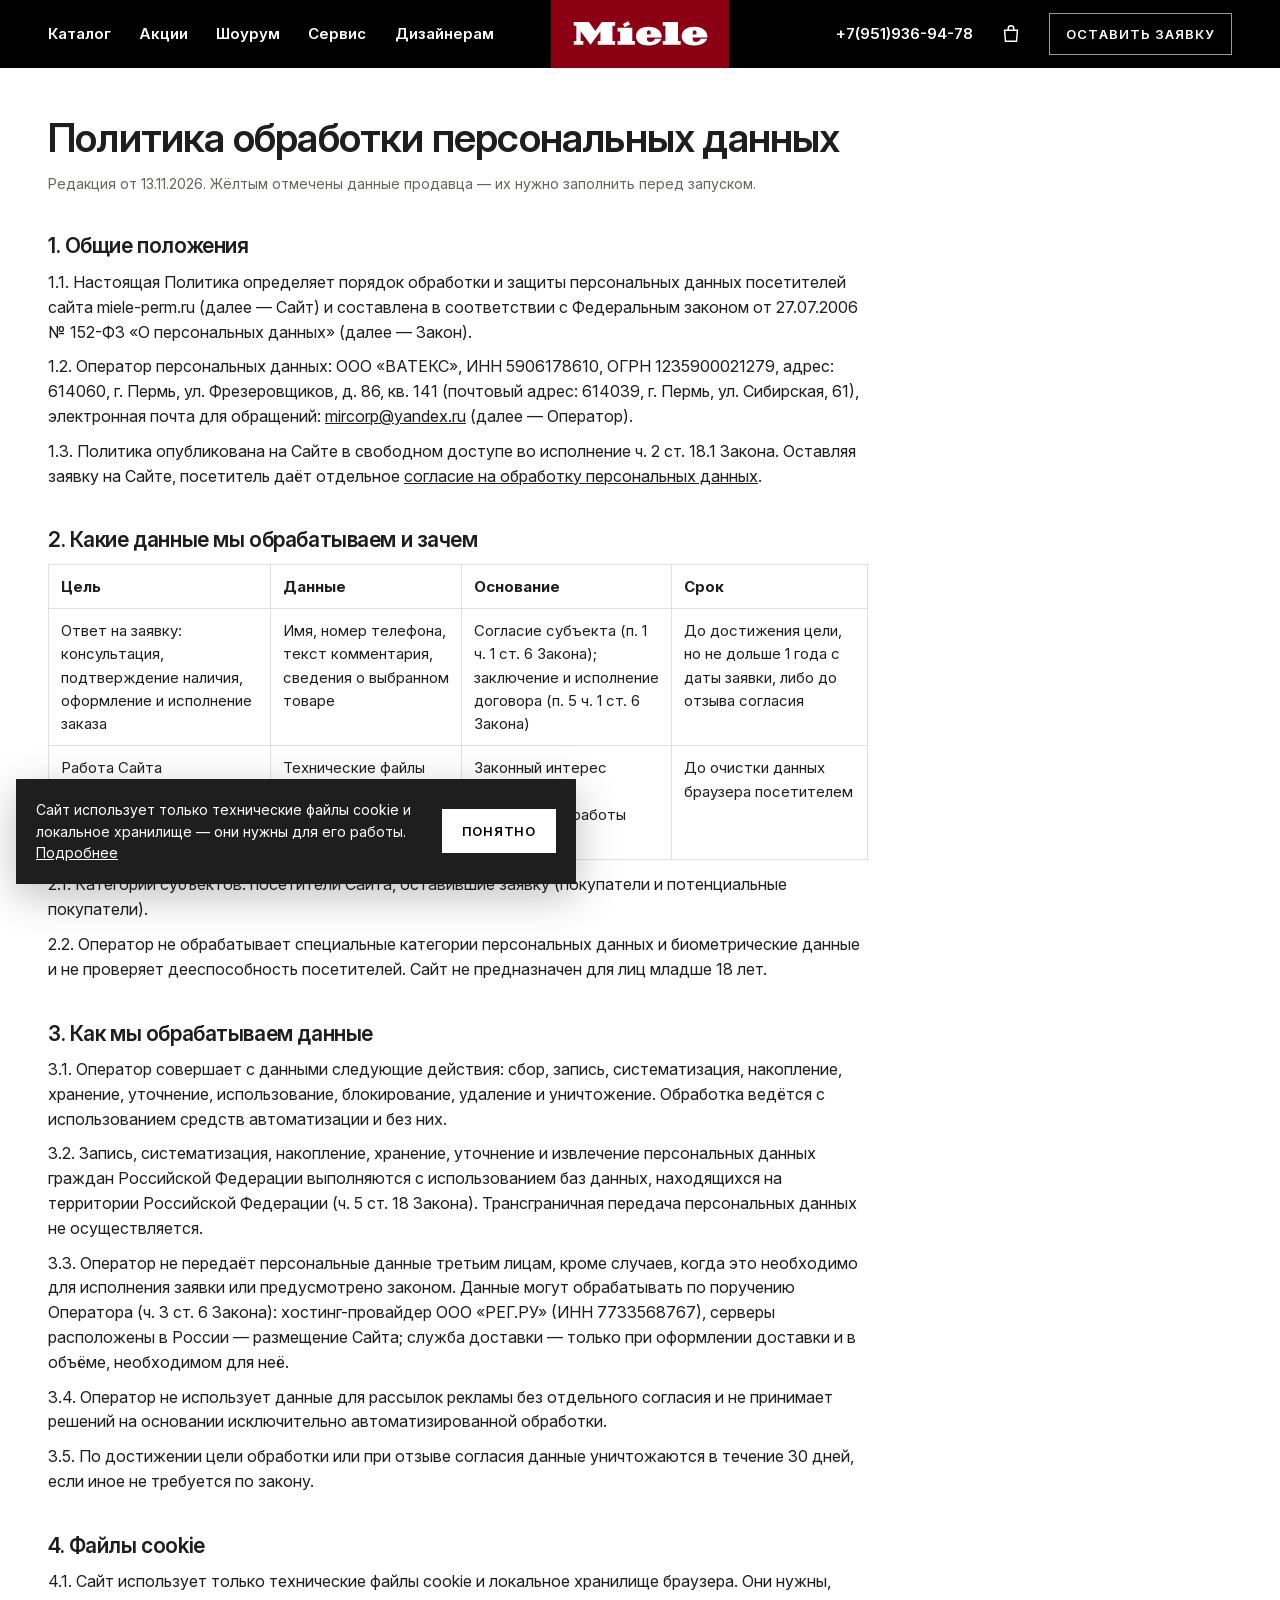
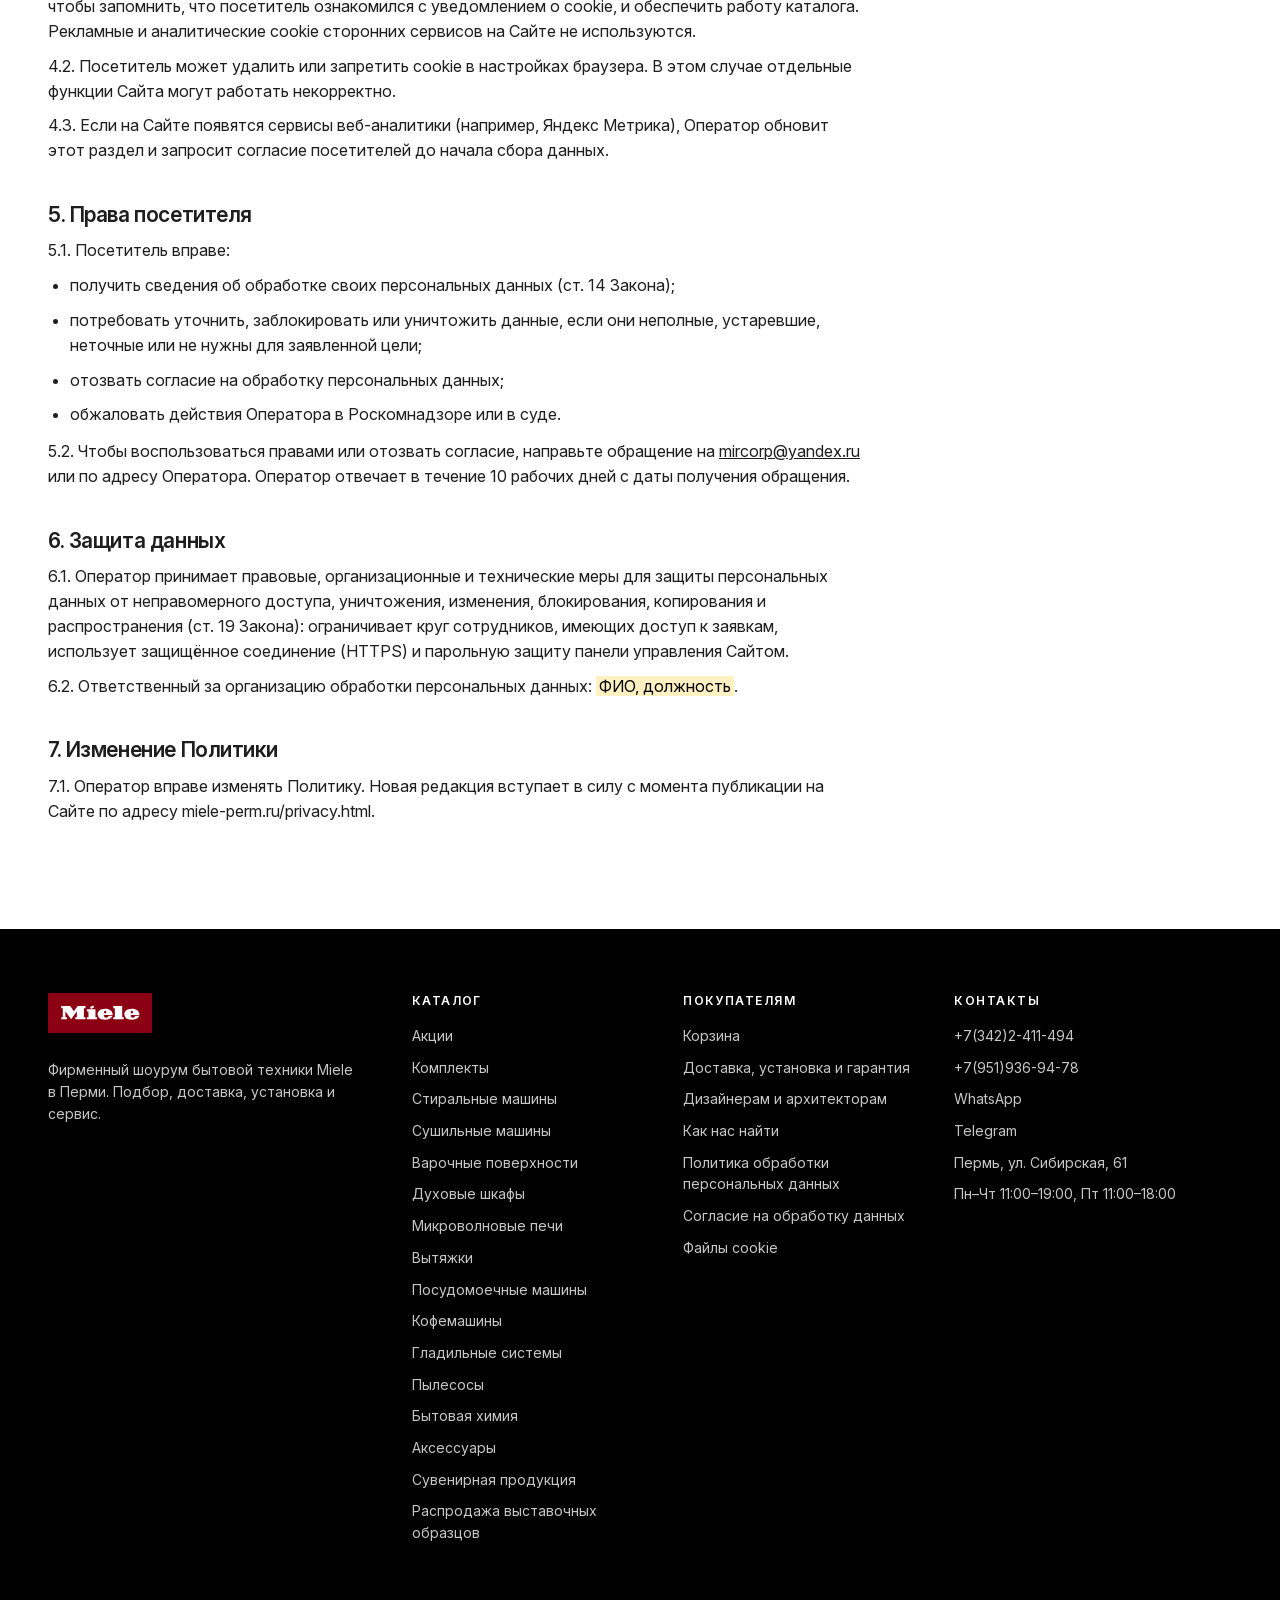
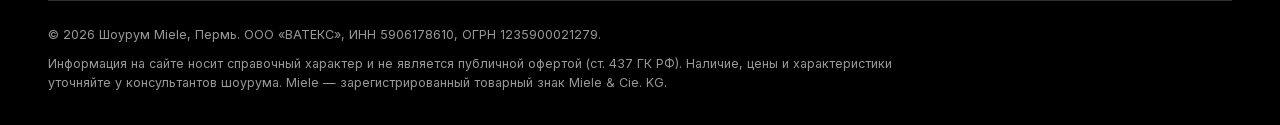
<file: privacy.html>
<!doctype html>
<html lang="ru">
<head>
<meta charset="utf-8">
<meta name="viewport" content="width=device-width, initial-scale=1">
<title>Политика обработки персональных данных — Miele Пермь</title>
<meta name="robots" content="noindex">
<meta name="theme-color" content="#000000">
<link rel="icon" href="assets/img/favicon.png" type="image/png">
<link rel="stylesheet" href="assets/css/style.css?v=54">
</head>
<body data-page="doc">
<div id="hdr"></div>
<main id="main"><div class="wrap"><article class="doc">
  <h1>Политика обработки персональных данных</h1>
  <p class="upd">Редакция от 13.11.2026. Жёлтым отмечены данные продавца — их нужно заполнить перед запуском.</p>

  <h2>1. Общие положения</h2>
  <p>1.1. Настоящая Политика определяет порядок обработки и защиты персональных данных посетителей сайта miele-perm.ru (далее — Сайт) и составлена в соответствии с Федеральным законом от 27.07.2006 № 152-ФЗ «О персональных данных» (далее — Закон).</p>
  <p>1.2. Оператор персональных данных: ООО «ВАТЕКС», ИНН 5906178610, ОГРН 1235900021279, адрес: 614060, г. Пермь, ул. Фрезеровщиков, д. 86, кв. 141 (почтовый адрес: 614039, г. Пермь, ул. Сибирская, 61), электронная почта для обращений: <a href="mailto:mircorp@yandex.ru">mircorp@yandex.ru</a> (далее — Оператор).</p>
  <p>1.3. Политика опубликована на Сайте в свободном доступе во исполнение ч. 2 ст. 18.1 Закона. Оставляя заявку на Сайте, посетитель даёт отдельное <a href="consent.html">согласие на обработку персональных данных</a>.</p>

  <h2>2. Какие данные мы обрабатываем и зачем</h2>
  <table>
    <tr><th>Цель</th><th>Данные</th><th>Основание</th><th>Срок</th></tr>
    <tr><td>Ответ на заявку: консультация, подтверждение наличия, оформление и исполнение заказа</td><td>Имя, номер телефона, текст комментария, сведения о выбранном товаре</td><td>Согласие субъекта (п. 1 ч. 1 ст. 6 Закона); заключение и исполнение договора (п. 5 ч. 1 ст. 6 Закона)</td><td>До достижения цели, но не дольше 1 года с даты заявки, либо до отзыва согласия</td></tr>
    <tr><td>Работа Сайта</td><td>Технические файлы cookie и записи локального хранилища браузера</td><td>Законный интерес Оператора в обеспечении работы Сайта</td><td>До очистки данных браузера посетителем</td></tr>
  </table>
  <p>2.1. Категории субъектов: посетители Сайта, оставившие заявку (покупатели и потенциальные покупатели).</p>
  <p>2.2. Оператор не обрабатывает специальные категории персональных данных и биометрические данные и не проверяет дееспособность посетителей. Сайт не предназначен для лиц младше 18 лет.</p>

  <h2>3. Как мы обрабатываем данные</h2>
  <p>3.1. Оператор совершает с данными следующие действия: сбор, запись, систематизация, накопление, хранение, уточнение, использование, блокирование, удаление и уничтожение. Обработка ведётся с использованием средств автоматизации и без них.</p>
  <p>3.2. Запись, систематизация, накопление, хранение, уточнение и извлечение персональных данных граждан Российской Федерации выполняются с использованием баз данных, находящихся на территории Российской Федерации (ч. 5 ст. 18 Закона). Трансграничная передача персональных данных не осуществляется.</p>
  <p>3.3. Оператор не передаёт персональные данные третьим лицам, кроме случаев, когда это необходимо для исполнения заявки или предусмотрено законом. Данные могут обрабатывать по поручению Оператора (ч. 3 ст. 6 Закона): хостинг-провайдер ООО «РЕГ.РУ» (ИНН 7733568767), серверы расположены в России — размещение Сайта; служба доставки — только при оформлении доставки и в объёме, необходимом для неё.</p>
  <p>3.4. Оператор не использует данные для рассылок рекламы без отдельного согласия и не принимает решений на основании исключительно автоматизированной обработки.</p>
  <p>3.5. По достижении цели обработки или при отзыве согласия данные уничтожаются в течение 30 дней, если иное не требуется по закону.</p>

  <h2 id="cookies">4. Файлы cookie</h2>
  <p>4.1. Сайт использует только технические файлы cookie и локальное хранилище браузера. Они нужны, чтобы запомнить, что посетитель ознакомился с уведомлением о cookie, и обеспечить работу каталога. Рекламные и аналитические cookie сторонних сервисов на Сайте не используются.</p>
  <p>4.2. Посетитель может удалить или запретить cookie в настройках браузера. В этом случае отдельные функции Сайта могут работать некорректно.</p>
  <p>4.3. Если на Сайте появятся сервисы веб-аналитики (например, Яндекс Метрика), Оператор обновит этот раздел и запросит согласие посетителей до начала сбора данных.</p>

  <h2>5. Права посетителя</h2>
  <p>5.1. Посетитель вправе:</p>
  <ul>
    <li>получить сведения об обработке своих персональных данных (ст. 14 Закона);</li>
    <li>потребовать уточнить, заблокировать или уничтожить данные, если они неполные, устаревшие, неточные или не нужны для заявленной цели;</li>
    <li>отозвать согласие на обработку персональных данных;</li>
    <li>обжаловать действия Оператора в Роскомнадзоре или в суде.</li>
  </ul>
  <p>5.2. Чтобы воспользоваться правами или отозвать согласие, направьте обращение на <a href="mailto:mircorp@yandex.ru">mircorp@yandex.ru</a> или по адресу Оператора. Оператор отвечает в течение 10 рабочих дней с даты получения обращения.</p>

  <h2>6. Защита данных</h2>
  <p>6.1. Оператор принимает правовые, организационные и технические меры для защиты персональных данных от неправомерного доступа, уничтожения, изменения, блокирования, копирования и распространения (ст. 19 Закона): ограничивает круг сотрудников, имеющих доступ к заявкам, использует защищённое соединение (HTTPS) и парольную защиту панели управления Сайтом.</p>
  <p>6.2. Ответственный за организацию обработки персональных данных: <mark>ФИО, должность</mark>.</p>

  <h2>7. Изменение Политики</h2>
  <p>7.1. Оператор вправе изменять Политику. Новая редакция вступает в силу с момента публикации на Сайте по адресу miele-perm.ru/privacy.html.</p>
</article></div></main>
<div id="ftr"></div>
<script src="api/state.php"></script>
<script src="assets/js/store.js?v=54"></script>
<script src="assets/js/app.js?v=54"></script>
</body>
</html>
</file>
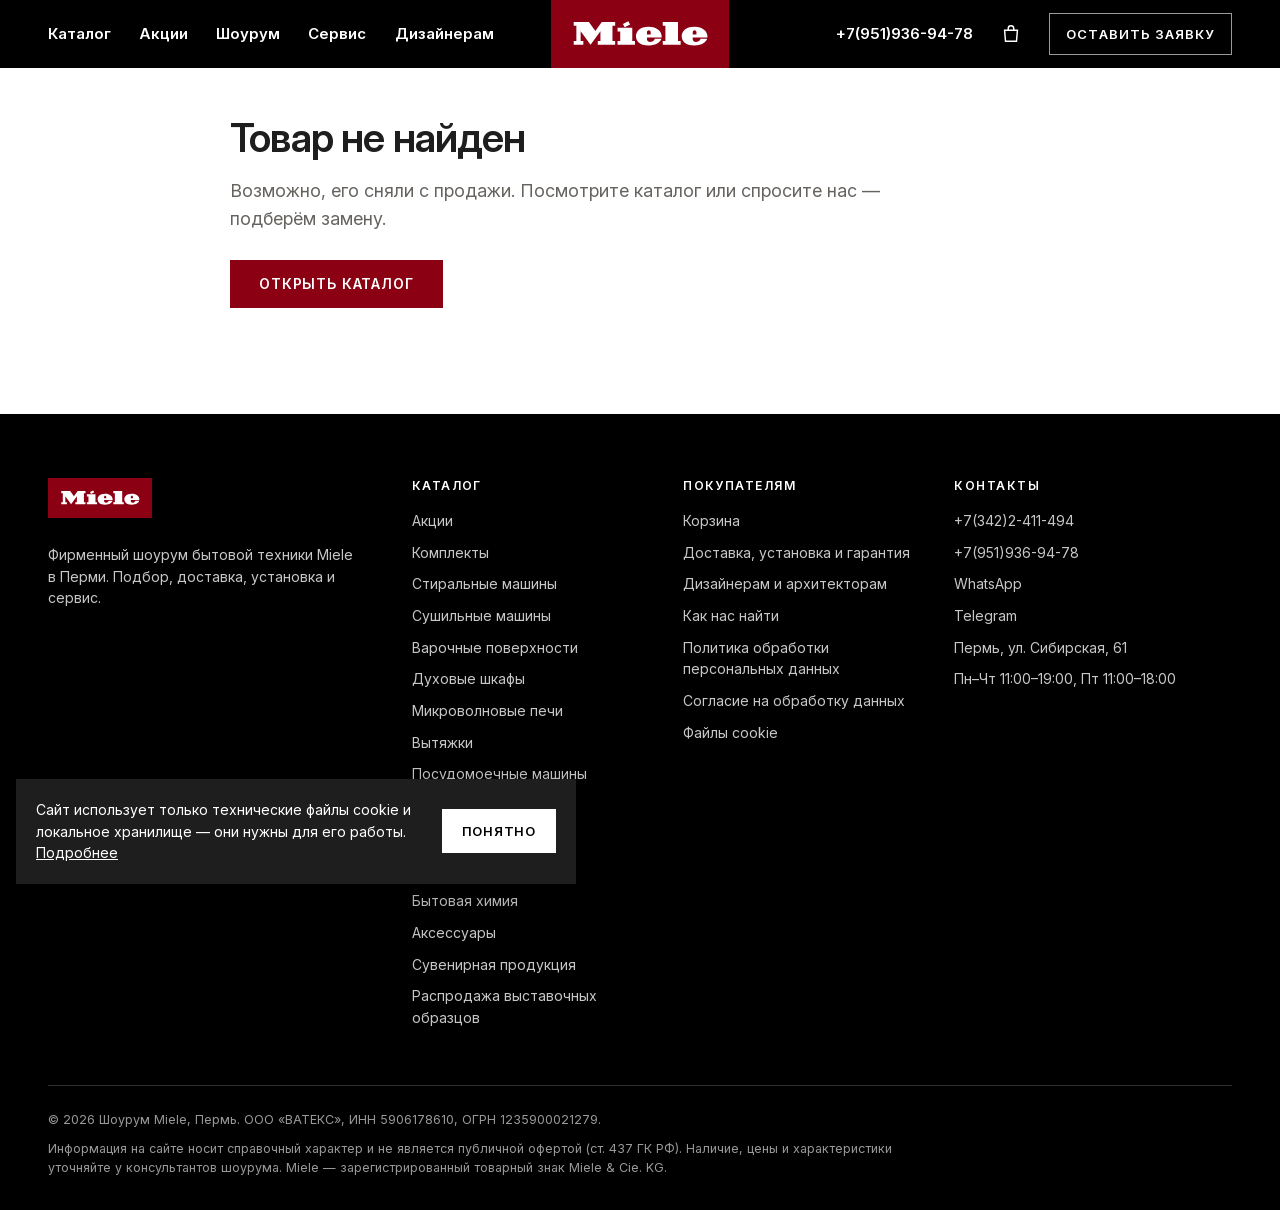
<file: product.html>
<!doctype html>
<html lang="ru">
<head>
<meta charset="utf-8">
<meta name="viewport" content="width=device-width, initial-scale=1">
<title>Товар — Miele Пермь</title>

<meta name="theme-color" content="#000000">
<link rel="preload" href="assets/fonts/InterVariable.woff2" as="font" type="font/woff2" crossorigin>
<link rel="icon" href="assets/img/favicon.png" type="image/png">
<link rel="stylesheet" href="assets/css/style.css?v=54">
</head>
<body data-page="product">
<div id="hdr"></div>
<main id="main"><div id="product"></div></main>
<div id="ftr"></div>
<script src="api/state.php"></script>
<script src="assets/js/store.js?v=54"></script>
<script src="assets/js/app.js?v=54"></script>
</body>
</html>
</file>
<file: assets/css/style.css>
@font-face { font-family: "Inter"; src: url("../fonts/InterVariable.woff2") format("woff2"); font-weight: 100 900; font-display: swap; }

:root {
  --red: #8C0014; --red-dark: #6E0010;
  --black: #000; --ink: #1E1E1E; --muted: #66635F; --line: #E2DFDB;
  --bg: #fff; --soft: #F6F5F4; --sand: #D5D2CC;
  --ok: #1F7A4D; --warn: #A8650A; --off: #8A8784;
  --wrap: 1280px; --gut: clamp(16px, 4vw, 48px);
  --ease: cubic-bezier(.2, .7, .2, 1);
}
*, *::before, *::after { box-sizing: border-box; }
html { -webkit-text-size-adjust: 100%; scroll-behavior: smooth; scroll-padding-top: 88px; }
body { margin: 0; background: var(--bg); color: var(--ink); font: 400 16px/1.55 "Inter", "Helvetica Neue", Helvetica, Arial, sans-serif; -webkit-font-smoothing: antialiased; }
img { display: block; max-width: 100%; }
a { color: inherit; }
h1, h2, h3, p { margin: 0; }
h1, h2, h3 { font-weight: 600; letter-spacing: -.02em; line-height: 1.12; text-wrap: balance; }
h1 { font-size: clamp(32px, 4.6vw, 56px); }
h2 { font-size: clamp(26px, 3vw, 38px); }
h3 { font-size: 19px; letter-spacing: -.01em; line-height: 1.3; }
button, input, textarea, select { font: inherit; color: inherit; }
:focus-visible { outline: 2px solid var(--red); outline-offset: 3px; }
.on-dark :focus-visible, .hdr :focus-visible, .ftr :focus-visible { outline-color: #fff; }
.wrap { width: 100%; max-width: calc(var(--wrap) + var(--gut) * 2); margin: 0 auto; padding: 0 var(--gut); }
.sec { padding: clamp(56px, 8vw, 104px) 0; }
.sec--soft { background: var(--soft); }
.sec--sand { background: var(--sand); }
.sec--dark { background: var(--ink); color: #fff; }
.eyebrow { font-size: 13px; font-weight: 600; letter-spacing: .1em; text-transform: uppercase; color: var(--muted); margin-bottom: 14px; }
.sec--dark .eyebrow, .hero .eyebrow { color: rgba(255, 255, 255, .72); }
.lead { font-size: clamp(16px, 1.4vw, 18px); color: var(--muted); max-width: 60ch; margin-top: 16px; }
.sec--dark .lead { color: rgba(255, 255, 255, .78); }
.sr { position: absolute; width: 1px; height: 1px; overflow: hidden; clip: rect(0 0 0 0); white-space: nowrap; }
.skip { position: absolute; left: -999px; top: 0; z-index: 100; background: #fff; color: #000; padding: 12px 16px; }
.skip:focus { left: 8px; top: 8px; }

/* Кнопки */
.btn { display: inline-flex; align-items: center; justify-content: center; gap: 10px; min-height: 48px; padding: 0 28px; border: 1px solid transparent; border-radius: 0; background: var(--red); color: #fff; font-size: 14px; font-weight: 600; letter-spacing: .06em; text-transform: uppercase; text-decoration: none; cursor: pointer; transition: background .2s var(--ease), color .2s var(--ease), border-color .2s var(--ease); }
.btn:hover { background: var(--red-dark); }
.btn--line { background: transparent; color: var(--ink); border-color: var(--ink); }
.btn--line:hover { background: var(--ink); color: #fff; }
.btn--white { background: transparent; color: #fff; border-color: rgba(255, 255, 255, .7); }
.btn--white:hover { background: #fff; color: var(--ink); border-color: #fff; }
.btn--wide { width: 100%; }
.more { display: inline-flex; align-items: center; gap: 8px; font-size: 13px; font-weight: 600; letter-spacing: .1em; text-transform: uppercase; text-decoration: none; border-bottom: 1px solid currentColor; padding-bottom: 3px; }
.more::after { content: "→"; transition: transform .2s var(--ease); }
.more:hover::after { transform: translateX(4px); }

/* Демо-полоса */
.demo { background: var(--sand); color: var(--ink); font-size: 13px; text-align: center; padding: 7px var(--gut); }
.demo a { font-weight: 600; }

/* Шапка */
.hdr { position: sticky; top: 0; z-index: 50; background: var(--black); color: #fff; }
.hdr__in { display: grid; grid-template-columns: 1fr auto 1fr; align-items: center; height: 68px; }
.nav { display: flex; gap: clamp(16px, 2.2vw, 32px); }
.nav a { font-size: 14px; text-decoration: none; color: rgba(255, 255, 255, .86); padding: 8px 0; border-bottom: 1px solid transparent; transition: color .2s, border-color .2s; }
.nav a:hover { color: #fff; border-color: #fff; }
.logo { display: inline-flex; align-items: center; gap: 12px; text-decoration: none; color: #fff; }
.logo__mark { background: var(--red); color: #fff; font-weight: 700; font-size: 21px; letter-spacing: .01em; line-height: 1; padding: 8px 14px 9px; }
.logo__city { font-size: 12px; letter-spacing: .14em; text-transform: uppercase; color: rgba(255, 255, 255, .8); }
.hdr__right { display: flex; justify-content: flex-end; align-items: center; gap: 24px; }
.hdr__tel { font-size: 15px; font-weight: 600; text-decoration: none; white-space: nowrap; }
.hdr__cta { font-size: 13px; font-weight: 600; letter-spacing: .08em; text-transform: uppercase; text-decoration: none; border: 1px solid rgba(255, 255, 255, .6); padding: 10px 16px; transition: background .2s, color .2s; }
.hdr__cta:hover { background: #fff; color: #000; }
.burger { display: none; width: 44px; height: 44px; margin-left: -10px; background: none; border: 0; cursor: pointer; position: relative; }
.burger span, .burger::before, .burger::after { content: ""; position: absolute; left: 11px; right: 11px; height: 1.5px; background: #fff; transition: transform .25s var(--ease), opacity .2s; }
.burger::before { top: 15px; } .burger span { top: 21px; } .burger::after { top: 27px; }
.burger[aria-expanded="true"]::before { transform: translateY(6px) rotate(45deg); }
.burger[aria-expanded="true"]::after { transform: translateY(-6px) rotate(-45deg); }
.burger[aria-expanded="true"] span { opacity: 0; }
.hdr__icon { display: none; width: 44px; height: 44px; margin-right: -10px; align-items: center; justify-content: center; }
.mnav { display: none; }

/* Герой */
.hero { position: relative; min-height: min(78vh, 720px); display: flex; align-items: flex-end; color: #fff; background: #1b1714; overflow: hidden; }
.hero__img { position: absolute; inset: 0; width: 100%; height: 100%; object-fit: cover; }
.hero::after { content: ""; position: absolute; inset: 0; background: linear-gradient(90deg, rgba(0, 0, 0, .72) 0%, rgba(0, 0, 0, .35) 48%, rgba(0, 0, 0, 0) 78%), linear-gradient(0deg, rgba(0, 0, 0, .5), rgba(0, 0, 0, 0) 45%); }
.hero__in { position: relative; z-index: 1; padding-top: 96px; padding-bottom: clamp(40px, 7vw, 88px); }
.hero h1 { max-width: 14ch; }
.hero p.lead { color: rgba(255, 255, 255, .86); max-width: 46ch; }
.hero__btns { display: flex; flex-wrap: wrap; gap: 12px; margin-top: 32px; }

.facts { border-bottom: 1px solid var(--line); }
.facts__in { display: grid; grid-template-columns: repeat(4, 1fr); }
.fact { padding: 26px 24px 26px 0; font-size: 15px; }
.fact + .fact { padding-left: 24px; border-left: 1px solid var(--line); }
.fact b { display: block; font-weight: 600; margin-bottom: 2px; }
.fact span { color: var(--muted); font-size: 14px; }

/* Каталог */
.cat__head { display: flex; flex-wrap: wrap; align-items: flex-end; justify-content: space-between; gap: 20px; margin-bottom: 28px; }
.filters { display: flex; flex-wrap: wrap; gap: 8px; margin-bottom: 20px; }
.chip { min-height: 40px; padding: 0 16px; border: 1px solid var(--line); background: #fff; font-size: 14px; cursor: pointer; transition: border-color .2s, background .2s, color .2s; }
.chip:hover { border-color: var(--ink); }
.chip[aria-pressed="true"] { background: var(--ink); border-color: var(--ink); color: #fff; }
.only { display: inline-flex; align-items: center; gap: 10px; font-size: 14px; cursor: pointer; min-height: 40px; }
.only input { width: 18px; height: 18px; accent-color: var(--red); margin: 0; }
.grid { display: grid; grid-template-columns: repeat(3, minmax(0, 1fr)); gap: 2px; background: var(--line); border: 1px solid var(--line); }
.card { display: flex; flex-direction: column; background: #fff; text-decoration: none; position: relative; }
.card__pic { aspect-ratio: 1 / 1; background: var(--soft); display: flex; align-items: center; justify-content: center; padding: 12%; overflow: hidden; }
.card__pic img { width: 100%; height: 100%; object-fit: contain; mix-blend-mode: multiply; transition: transform .5s var(--ease); }
.card:hover .card__pic img { transform: scale(1.04); }
.card__body { display: flex; flex-direction: column; gap: 8px; padding: 20px 22px 24px; flex: 1; }
.card__cat { font-size: 12px; letter-spacing: .1em; text-transform: uppercase; color: var(--muted); }
.card__title { font-size: 17px; font-weight: 600; line-height: 1.3; letter-spacing: -.01em; }
.card__foot { display: flex; flex-wrap: wrap; align-items: flex-end; justify-content: space-between; gap: 6px 12px; margin-top: auto; padding-top: 12px; }
.price { font-size: 19px; font-weight: 600; white-space: nowrap; font-variant-numeric: tabular-nums; }
.price--ask { font-size: 15px; font-weight: 500; color: var(--muted); }
.empty { grid-column: 1 / -1; background: #fff; padding: 56px 24px; text-align: center; color: var(--muted); }
.empty button { margin-top: 16px; }

/* Индикатор остатка */
.stock { display: inline-flex; align-items: center; gap: 9px; font-size: 14px; font-weight: 500; white-space: nowrap; }
.bars { display: inline-flex; align-items: flex-end; gap: 2px; height: 14px; }
.bars i { width: 4px; background: #D9D6D2; }
.bars i:nth-child(1) { height: 6px; } .bars i:nth-child(2) { height: 10px; } .bars i:nth-child(3) { height: 14px; }
.stock--low { color: var(--warn); } .stock--low .bars i:nth-child(1) { background: var(--warn); }
.stock--ok, .stock--many { color: var(--ok); }
.stock--ok .bars i:nth-child(-n+2), .stock--many .bars i { background: var(--ok); }
.stock--order, .stock--out { color: var(--muted); }

/* Комплекты */
.sets { display: grid; grid-template-columns: 1fr 1fr; gap: clamp(28px, 5vw, 80px); align-items: center; }
.sets__pic { aspect-ratio: 10 / 9; overflow: hidden; }
.sets__pic img { width: 100%; height: 100%; object-fit: cover; }
.set { border-top: 1px solid rgba(30, 30, 30, .25); padding: 22px 0; }
.set:last-child { border-bottom: 1px solid rgba(30, 30, 30, .25); }
.set__top { display: flex; justify-content: space-between; align-items: baseline; gap: 16px; }
.set__note { font-size: 13px; color: #4a4744; }
.set ul { list-style: none; padding: 0; margin: 12px 0 0; font-size: 15px; }
.set li { display: flex; justify-content: space-between; gap: 16px; padding: 4px 0; }
.set li a { text-decoration: none; border-bottom: 1px solid rgba(30, 30, 30, .3); }
.set li a:hover { border-color: var(--ink); }
.set li span { white-space: nowrap; color: #4a4744; font-variant-numeric: tabular-nums; }

/* Сервис */
.svc { display: grid; grid-template-columns: repeat(3, 1fr); gap: clamp(24px, 4vw, 56px); margin-top: 44px; }
.svc__i svg { width: 36px; height: 36px; stroke: var(--red); fill: none; stroke-width: 1.4; margin-bottom: 18px; }
.svc__i p { color: var(--muted); margin-top: 8px; }

/* Салон */
.salon { display: grid; grid-template-columns: 5fr 6fr; gap: clamp(28px, 5vw, 80px); align-items: center; }
.salon dl { margin: 32px 0 0; display: grid; gap: 18px; }
.salon dt { font-size: 12px; letter-spacing: .1em; text-transform: uppercase; color: rgba(255, 255, 255, .6); margin-bottom: 2px; }
.salon dd { margin: 0; font-size: 18px; }
.salon dd a { text-decoration: none; }
.salon dd a:hover { text-decoration: underline; }
.salon__btns { display: flex; flex-wrap: wrap; gap: 12px; margin-top: 32px; }
.salon__pic { aspect-ratio: 3 / 2; overflow: hidden; }
.salon__pic img { width: 100%; height: 100%; object-fit: cover; }

/* Форма */
.ask { display: grid; grid-template-columns: 5fr 6fr; gap: clamp(28px, 5vw, 80px); }
.form { display: grid; gap: 18px; }
.fld label { display: block; font-size: 14px; font-weight: 500; margin-bottom: 6px; }
.fld input, .fld textarea { width: 100%; min-height: 48px; padding: 12px 14px; border: 1px solid #BDB9B4; border-radius: 0; background: #fff; transition: border-color .2s; }
.fld textarea { min-height: 96px; resize: vertical; }
.fld input:hover, .fld textarea:hover { border-color: var(--ink); }
.fld input:focus, .fld textarea:focus { outline: 2px solid var(--ink); outline-offset: -1px; border-color: var(--ink); }
.fld .err { display: none; font-size: 13px; color: var(--red); margin-top: 6px; }
.fld.bad input, .fld.bad textarea { border-color: var(--red); }
.fld.bad .err { display: block; }
.agree { display: grid; grid-template-columns: 20px 1fr; gap: 12px; font-size: 14px; color: var(--muted); align-items: start; cursor: pointer; }
.agree input { width: 20px; height: 20px; margin: 1px 0 0; accent-color: var(--red); }
.agree a { color: var(--ink); }
.agree.bad { color: var(--red); }
.form__note { font-size: 13px; color: var(--muted); }
.done { border: 1px solid var(--line); padding: 32px; }
.done h3 { margin-bottom: 8px; }
.done p { color: var(--muted); }
.done .more { margin-top: 20px; }
.ask__about { font-size: 14px; background: var(--soft); padding: 12px 14px; }

/* Подвал */
.ftr { background: var(--black); color: rgba(255, 255, 255, .78); font-size: 14px; padding: 64px 0 32px; }
.ftr a { text-decoration: none; }
.ftr a:hover { color: #fff; text-decoration: underline; }
.ftr__grid { display: grid; grid-template-columns: 1.4fr 1fr 1fr 1.2fr; gap: 40px; }
.ftr h3 { font-size: 12px; letter-spacing: .12em; text-transform: uppercase; color: #fff; margin-bottom: 16px; }
.ftr ul { list-style: none; padding: 0; margin: 0; display: grid; gap: 10px; }
.ftr__about { margin-top: 20px; max-width: 34ch; }
.ftr__legal { margin-top: 56px; padding-top: 24px; border-top: 1px solid rgba(255, 255, 255, .18); display: grid; gap: 10px; font-size: 12.5px; color: rgba(255, 255, 255, .6); }
.ftr__legal p { max-width: 110ch; }

/* Cookie */
.ck { position: fixed; left: 16px; right: 16px; bottom: 16px; z-index: 60; max-width: 560px; background: var(--ink); color: #fff; padding: 20px; display: none; gap: 16px; align-items: center; font-size: 14px; box-shadow: 0 12px 40px rgba(0, 0, 0, .25); }
.ck.on { display: flex; }
.ck a { color: #fff; }
.ck button { flex: none; min-height: 44px; padding: 0 20px; background: #fff; color: #000; border: 0; font-weight: 600; font-size: 13px; letter-spacing: .06em; text-transform: uppercase; cursor: pointer; }

/* Страница товара */
.crumbs { font-size: 13px; color: var(--muted); padding: 24px 0 0; }
.crumbs a { text-decoration: none; } .crumbs a:hover { text-decoration: underline; }
.pd { display: grid; grid-template-columns: 6fr 5fr; gap: clamp(28px, 5vw, 80px); padding: 28px 0 clamp(56px, 8vw, 96px); align-items: start; }
.gal__main { aspect-ratio: 1 / 1; background: var(--soft); display: flex; align-items: center; justify-content: center; padding: 9%; }
.gal__main img { width: 100%; height: 100%; object-fit: contain; mix-blend-mode: multiply; }
.gal__main.cover { padding: 0; } .gal__main.cover img { object-fit: cover; mix-blend-mode: normal; }
.gal__th { display: flex; gap: 8px; margin-top: 8px; }
.gal__th button { width: 84px; height: 84px; padding: 8px; background: var(--soft); border: 1px solid transparent; cursor: pointer; }
.gal__th button[aria-current="true"] { border-color: var(--ink); }
.gal__th img { width: 100%; height: 100%; object-fit: contain; mix-blend-mode: multiply; }
.pd__info { position: sticky; top: 96px; }
.pd__info h1 { font-size: clamp(26px, 2.8vw, 36px); }
.pd__meta { font-size: 14px; color: var(--muted); margin-top: 10px; }
.pd__buy { margin: 28px 0; padding: 24px 0; border-top: 1px solid var(--line); border-bottom: 1px solid var(--line); display: grid; gap: 14px; }
.pd__buy .price { font-size: 30px; }
.pd__buy .price--ask { font-size: 20px; color: var(--ink); }
.pd__btns { display: grid; grid-template-columns: 1fr 1fr; gap: 10px; margin-top: 6px; }
.pd__hint { font-size: 13px; color: var(--muted); }
.feat { list-style: none; padding: 0; margin: 0; display: grid; gap: 10px; }
.feat li { padding-left: 22px; position: relative; }
.feat li::before { content: ""; position: absolute; left: 0; top: .68em; width: 10px; height: 1.5px; background: var(--red); }
.pd__more { display: grid; grid-template-columns: 1fr 1fr; gap: clamp(28px, 5vw, 80px); }
.pd__more h2 { font-size: 24px; margin-bottom: 20px; }
.specs { width: 100%; border-collapse: collapse; font-size: 15px; }
.specs th, .specs td { text-align: left; padding: 12px 0; border-bottom: 1px solid var(--line); vertical-align: top; font-weight: 400; }
.specs th { color: var(--muted); width: 46%; padding-right: 16px; }

/* Юридические страницы */
.doc { max-width: 820px; padding: 48px 0 96px; }
.doc h1 { font-size: clamp(28px, 3.4vw, 40px); margin-bottom: 12px; }
.doc h2 { font-size: 21px; margin: 40px 0 12px; }
.doc p, .doc li { margin-bottom: 10px; }
.doc ul, .doc ol { padding-left: 22px; margin: 0 0 12px; }
.doc .upd { color: var(--muted); font-size: 14px; }
.doc mark { background: #FFF1C2; padding: 0 3px; }
.doc table { border-collapse: collapse; width: 100%; font-size: 15px; margin: 12px 0; }
.doc td, .doc th { border: 1px solid var(--line); padding: 10px 12px; text-align: left; vertical-align: top; }

@media (max-width: 1020px) {
  .nav, .hdr__cta, .hdr__tel { display: none; }
  .burger { display: block; } .hdr__icon { display: inline-flex; }
  .hdr__in { height: 60px; }
  .mnav { position: fixed; inset: 60px 0 0; z-index: 49; background: var(--black); color: #fff; padding: 24px var(--gut) 40px; flex-direction: column; gap: 4px; overflow: auto; }
  .mnav.on { display: flex; }
  .mnav a { font-size: 24px; font-weight: 600; text-decoration: none; padding: 14px 0; border-bottom: 1px solid rgba(255, 255, 255, .16); }
  .mnav .mnav__tel { margin-top: auto; border: 0; font-size: 20px; }
  .grid { grid-template-columns: repeat(2, minmax(0, 1fr)); }
  .facts__in { grid-template-columns: 1fr 1fr; }
  .fact:nth-child(3) { padding-left: 0; border-left: 0; }
  .fact:nth-child(n+3) { border-top: 1px solid var(--line); }
  .sets, .salon, .ask, .pd, .pd__more { grid-template-columns: 1fr; }
  .pd__info { position: static; }
  .ftr__grid { grid-template-columns: 1fr 1fr; }
}
@media (max-width: 640px) {
  .logo__city { display: none; }
  .hero { min-height: 600px; }
  .hero::after { background: linear-gradient(0deg, rgba(0, 0, 0, .82) 0%, rgba(0, 0, 0, .35) 60%, rgba(0, 0, 0, .15) 100%); }
  .hero__btns .btn { width: 100%; }
  .grid { grid-template-columns: 1fr; }
  .card__main { flex-direction: row; }
  .card__pic { width: 38%; flex: none; padding: 5%; aspect-ratio: auto; min-height: 150px; }
  .card__pic img { max-height: 200px; }
  .card__body { padding: 16px; }
  .card__title { font-size: 16px; }
  .card__foot { flex-direction: column; align-items: flex-start; gap: 6px; }
  .svc { grid-template-columns: 1fr; }
  .set__top { flex-direction: column; gap: 2px; }
  .pd__btns { grid-template-columns: 1fr; }
  .gal__th button { width: 68px; height: 68px; }
  .ftr__grid { grid-template-columns: 1fr; gap: 32px; }
  .ck.on { flex-direction: column; align-items: stretch; }
  .salon__btns .btn, .btn--m { width: 100%; }
}
@media (max-width: 380px) { .fact { font-size: 14px; padding-right: 12px; } .fact + .fact { padding-left: 12px; } .fact:nth-child(3) { padding-left: 0; } }
@media (prefers-reduced-motion: reduce) { html { scroll-behavior: auto; } *, *::before, *::after { transition: none !important; animation: none !important; } }

/* Логотип и сортировка */
.logo__img { display: block; height: 40px; width: auto; }
.cat__tools { display: flex; flex-wrap: wrap; align-items: center; gap: 12px 28px; }
.sort { display: inline-flex; align-items: center; gap: 10px; font-size: 14px; }
.sort span { color: var(--muted); }
.sort select, .tools select { min-height: 40px; padding: 0 36px 0 12px; border: 1px solid #BDB9B4; border-radius: 0; background: #fff url("data:image/svg+xml,%3Csvg xmlns='http://www.w3.org/2000/svg' width='12' height='8' fill='none' stroke='%231E1E1E' stroke-width='1.5'%3E%3Cpath d='M1 1.5l5 5 5-5'/%3E%3C/svg%3E") no-repeat right 12px center; -webkit-appearance: none; appearance: none; font-size: 14px; cursor: pointer; }
.sort select:hover, .tools select:hover { border-color: var(--ink); }
@media (max-width: 640px) { .logo__img { height: 34px; } .cat__tools { width: 100%; } .sort { width: 100%; } .sort select { flex: 1; min-height: 44px; } }

/* ---------- Правки 11.11: акции, корзина, шоурум ---------- */
.card { position: relative; }
.card__main { display: flex; flex-direction: column; flex: 1; text-decoration: none; color: inherit; }
.card__pic, .gal__main { position: relative; }
.card__add, .set__add { display: flex; align-items: center; justify-content: center; margin: 0 22px 22px; min-height: 44px; padding: 0 16px; border: 1px solid var(--ink); background: #fff; color: var(--ink); font-size: 13px; font-weight: 600; letter-spacing: .06em; text-transform: uppercase; text-decoration: none; cursor: pointer; transition: background .2s var(--ease), color .2s var(--ease); }
.card__add:hover, .set__add:hover, .card__add.on, .set__add.on { background: var(--ink); color: #fff; }
.set__add { margin: 16px 0 0; background: transparent; width: fit-content; }
.sale { position: absolute; left: 0; top: 0; z-index: 1; background: var(--red); color: #fff; font-size: 13px; font-weight: 600; padding: 6px 10px; line-height: 1; }
.price--sale { display: inline-flex; flex-direction: column; align-items: flex-end; gap: 2px; line-height: 1.15; }
.price--sale s { font-size: .74em; font-weight: 400; color: var(--muted); text-decoration-thickness: 1px; }
.price--sale b { color: var(--red); font-weight: 600; }
.pd__buy .price--sale, .ci__each .price--sale { flex-direction: row; align-items: baseline; gap: 12px; flex-wrap: wrap; }
.pd__buy .price--sale b { order: -1; }
.chip--sale { color: var(--red); border-color: var(--red); font-weight: 600; }
.chip--sale:hover { border-color: var(--red-dark); }
.chip--sale[aria-pressed="true"] { background: var(--red); border-color: var(--red); color: #fff; }
.hdr__cart { position: relative; display: inline-flex; align-items: center; justify-content: center; width: 44px; height: 44px; margin: 0 -8px; }
.hdr__n { position: absolute; right: 2px; top: 4px; min-width: 18px; height: 18px; padding: 0 5px; border-radius: 9px; background: var(--red); color: #fff; font-size: 11px; font-weight: 600; line-height: 18px; text-align: center; }
.hdr__n[hidden] { display: none; }
.pd__go { font-size: 14px; font-weight: 600; }
.pd__go[hidden] { display: none; }
.pd__msg { font-size: 14px; color: var(--muted); display: flex; flex-wrap: wrap; gap: 6px 16px; }
.pd__msg a { color: var(--ink); font-weight: 500; }
.salon dd a { display: inline-block; padding: 2px 0; }

.cart__h { font-size: clamp(28px, 3.4vw, 40px); margin: 16px 0 32px; }
.cartv { padding-bottom: clamp(48px, 7vw, 88px); }
.cart { display: grid; grid-template-columns: minmax(0, 1fr) 380px; gap: clamp(24px, 4vw, 56px); align-items: start; }
.cart__none { border: 1px solid var(--line); padding: 48px 24px; text-align: center; color: var(--muted); }
.cart__none .btn { margin-top: 20px; }
.cart__list { border-top: 1px solid var(--line); }
.ci { display: grid; grid-template-columns: 96px minmax(0, 1fr) auto 130px 44px; gap: 16px; align-items: center; padding: 20px 0; border-bottom: 1px solid var(--line); }
.ci__pic { width: 96px; height: 96px; background: var(--soft); display: flex; align-items: center; justify-content: center; padding: 8px; }
.ci__pic img { width: 100%; height: 100%; object-fit: contain; mix-blend-mode: multiply; }
.ci__info { display: grid; gap: 6px; justify-items: start; }
.ci__title { font-weight: 600; line-height: 1.3; text-decoration: none; }
.ci__title:hover { text-decoration: underline; }
.ci__each { font-size: 14px; color: var(--muted); }
.ci__each .price { font-size: 14px; font-weight: 500; color: var(--ink); }
.ci__each .price--ask { color: var(--muted); }
.ci__sum { text-align: right; }
.qty { display: inline-flex; border: 1px solid #BDB9B4; }
.qty button { width: 44px; height: 44px; border: 0; background: #fff; font-size: 20px; line-height: 1; cursor: pointer; }
.qty button:hover { background: var(--soft); }
.qty input { width: 48px; height: 44px; border: 0; border-left: 1px solid var(--line); border-right: 1px solid var(--line); border-radius: 0; text-align: center; font-variant-numeric: tabular-nums; -moz-appearance: textfield; appearance: textfield; }
.qty input::-webkit-outer-spin-button, .qty input::-webkit-inner-spin-button { -webkit-appearance: none; margin: 0; }
.ci__rm { width: 44px; height: 44px; border: 0; background: none; font-size: 26px; line-height: 1; color: var(--muted); cursor: pointer; }
.ci__rm:hover { color: var(--red); }
.sum { position: sticky; top: 92px; background: var(--soft); padding: 28px; display: grid; gap: 14px; }
.sum h2 { font-size: 22px; }
.sum dl { margin: 0; display: grid; gap: 10px; }
.sum dl div { display: flex; justify-content: space-between; gap: 16px; font-variant-numeric: tabular-nums; }
.sum dd { margin: 0; white-space: nowrap; }
.sum__disc { color: var(--red); font-weight: 500; }
.sum__total { border-top: 1px solid #CFCBC6; padding-top: 14px; font-size: 22px; font-weight: 600; }
.sum__next { font-size: 14px; font-weight: 500; }
.sum__note { font-size: 13px; color: var(--muted); }
.offer { display: none; }

@media (max-width: 1180px) { .hdr__tel { display: none; } }
@media (max-width: 1020px) {
  .cart { grid-template-columns: 1fr; }
  .sum { position: static; }
  .hdr__cart { margin: 0 -10px 0 0; }
  .hdr__right { gap: 4px; }
  .hdr__icon { margin-right: 0; }
  .mnav .mnav__tel2 { border: 0; font-size: 20px; padding-top: 0; }
}
@media (max-width: 640px) {
  .card__main { flex-direction: row; }
  .card__add { margin: 0 16px 16px; }
  .filters { flex-wrap: nowrap; overflow-x: auto; margin: 0 calc(var(--gut) * -1) 20px; padding: 0 var(--gut) 6px; scrollbar-width: none; -webkit-overflow-scrolling: touch; }
  .filters::-webkit-scrollbar { display: none; }
  .chip { flex: none; white-space: nowrap; min-height: 44px; }
  .hero__img { object-position: 68% center; }
  .ci { grid-template-columns: 72px minmax(0, 1fr) 44px; gap: 12px; }
  .ci__pic { width: 72px; height: 72px; grid-row: 1 / 3; align-self: start; }
  .ci__info { grid-column: 2 / 3; }
  .ci__rm { grid-column: 3; grid-row: 1; align-self: start; }
  .ci .qty { grid-column: 2 / 3; grid-row: 2; justify-self: start; }
  .ci__sum { grid-column: 2 / 4; grid-row: 3; text-align: left; }
  .sum { padding: 20px; }
}

/* Печатное предложение из корзины: на бумагу и в PDF уходит только оно */
@media print {
  /* Поля у страницы нулевые — тогда браузер не печатает свои колонтитулы (дата, название, адрес сайта).
     Отступы от края листа дают пустые шапка и подвал таблицы .offer__page: они повторяются на каждом листе. */
  @page { size: A4; margin: 0; }
  .offer { padding: 0 20mm; }
  .offer__page > thead > tr > td, .offer__page > tfoot > tr > td { height: 11mm; padding: 0; }
  .offer__page > tbody > tr > td { padding: 0; }
  body[data-page="cart"] { background: #fff; color: #000; font-size: 10.5pt; }
  body[data-page="cart"] #hdr, body[data-page="cart"] #ftr, body[data-page="cart"] .cartv, body[data-page="cart"] #ask { display: none !important; }
  .offer { display: block; }
  /* Шапка в одну строку: слева адрес и часы работы, по центру логотип, справа телефоны */
  .offer__top { display: grid; grid-template-columns: 1fr auto 1fr; align-items: center; gap: 12pt; padding-bottom: 9pt; border-bottom: 1.5pt solid #000; }
  .offer__top img { height: 34pt; width: auto; }
  .offer__co { display: grid; gap: 1.5pt; font-size: 9.5pt; justify-items: start; text-align: left; }
  .offer__co--r { justify-items: end; text-align: right; }
  .offer__co b { font-size: 10.5pt; }
  .offer__m > span { display: inline-flex; align-items: center; gap: 2.5pt; white-space: nowrap; }
  .offer__m svg { width: 10pt; height: 10pt; flex: none; }
  /* Заголовок и дата — одной строкой */
  .offer h1 { font-size: 17pt; margin: 12pt 0 8pt; letter-spacing: -.01em; }
  .offer__date { font-weight: 400; color: #555; white-space: nowrap; }
  .offer table { width: 100%; border-collapse: collapse; }
  .offer__tbl th, .offer__tbl td { border-bottom: .5pt solid #999; padding: 4.5pt 5pt; text-align: left; vertical-align: top; }
  .offer__tbl th { font-size: 8.5pt; text-transform: uppercase; letter-spacing: .06em; border-bottom: 1pt solid #000; }
  .offer__tbl td:nth-child(n+4), .offer__tbl th:nth-child(n+4) { text-align: right; white-space: nowrap; }
  .offer__tbl small { display: block; font-size: 8.5pt; color: #555; margin-top: 2pt; }
  .offer__tbl s { color: #777; font-size: 8.5pt; }
  .offer__tbl tr { break-inside: avoid; }
  .offer table.offer__sum { width: 55%; margin: 10pt 0 0 auto; }
  .offer__sum th, .offer__sum td { padding: 4pt 6pt; text-align: right; font-weight: 400; white-space: nowrap; }
  .offer__total th, .offer__total td { font-size: 13pt; font-weight: 700; border-top: 1pt solid #000; padding-top: 7pt; }
  .offer__p { margin-top: 10pt; font-size: 9.5pt; }
  .offer__contacts { margin-top: 16pt; break-inside: avoid; }
  .offer__contacts h2 { font-size: 12pt; margin-bottom: 6pt; }
  .offer__contacts th, .offer__contacts td { text-align: left; padding: 3pt 0; font-weight: 400; vertical-align: top; }
  .offer__contacts th { width: 32%; color: #555; }
  .offer__legal { margin-top: 12pt; font-size: 8.5pt; color: #555; break-inside: avoid; }
}

/* ---------- Правки 11.11, вечер: папки каталога, комплекты, логотип ---------- */
[hidden] { display: none !important; }
.hdr .logo { align-self: stretch; }
.hdr .logo__img { height: 68px; }
.cat__back { display: inline-flex; align-items: center; gap: 8px; min-height: 40px; margin-bottom: 4px; padding: 0; border: 0; background: none; font-size: 13px; font-weight: 600; letter-spacing: .1em; text-transform: uppercase; color: var(--muted); cursor: pointer; }
.cat__back::before { content: "←"; font-size: 16px; letter-spacing: 0; }
.cat__back:hover { color: var(--ink); }
.folders { display: grid; grid-template-columns: repeat(4, minmax(0, 1fr)); gap: 16px; }
.folder { display: flex; flex-direction: column; background: #fff; border: 1px solid var(--line); text-decoration: none; padding-bottom: 18px; transition: border-color .2s var(--ease); }
.folder:hover { border-color: var(--ink); }
.folder__pic { aspect-ratio: 4 / 3; background: var(--soft); display: flex; align-items: center; justify-content: center; gap: 6%; padding: 9% 12%; overflow: hidden; }
.folder__pic img { width: 100%; height: 100%; min-width: 0; object-fit: contain; mix-blend-mode: multiply; transition: transform .5s var(--ease); }
.folder:hover .folder__pic img { transform: scale(1.04); }
.folder--duo .folder__pic img { width: 47%; }
.folder__pic img.folder__logo { width: 38%; height: auto; mix-blend-mode: normal; }
.folder--sale .folder__pic { background: var(--red); }
.folder__pct { color: #fff; font-size: clamp(56px, 7vw, 96px); font-weight: 600; line-height: 1; }
.folder__name { padding: 16px 18px 0; font-size: 17px; font-weight: 600; line-height: 1.3; letter-spacing: -.01em; }
.folder__n { padding: 4px 18px 0; font-size: 13px; color: var(--muted); }
.folder--sale .folder__name { color: var(--red); }

.grid--kits { grid-template-columns: repeat(2, minmax(0, 1fr)); }
/* Отдельный товар в папке «Комплекты» (например, стирально-сушильная машина): картинка той же высоты, что у комплектов */
.grid--kits .card:not(.kit) .card__pic { aspect-ratio: 16 / 9; padding: 6% 7%; }
.kit__pics { display: flex; align-items: center; gap: 4%; aspect-ratio: 16 / 9; background: var(--soft); padding: 6% 7%; }
.kit__pics a { flex: 1; min-width: 0; height: 100%; display: flex; }
.kit__pics img { width: 100%; height: 100%; object-fit: contain; mix-blend-mode: multiply; }
.kit__list { list-style: none; padding: 0; margin: 6px 0 0; display: grid; gap: 6px; font-size: 15px; }
.kit__list li { display: flex; justify-content: space-between; gap: 16px; }
.kit__list a { text-decoration: none; border-bottom: 1px solid var(--line); }
.kit__list a:hover { border-color: var(--ink); }
.kit__list span { white-space: nowrap; color: var(--muted); font-variant-numeric: tabular-nums; }
.kit__lbl { font-size: 14px; color: var(--muted); }
.salon__btns { display: grid; grid-template-columns: repeat(2, minmax(0, 220px)); }
.salon__btns .btn { width: 100%; padding: 0 12px; }

@media (max-width: 1020px) {
  .hdr .logo__img { height: 60px; }
  .folders { grid-template-columns: repeat(3, minmax(0, 1fr)); }
}
@media (max-width: 640px) {
  .folders { grid-template-columns: repeat(2, minmax(0, 1fr)); gap: 10px; }
  .folder__name { padding: 12px 12px 0; font-size: 15px; }
  .folder__n { padding: 2px 12px 0; }
  .folder { padding-bottom: 14px; }
  .grid--kits { grid-template-columns: minmax(0, 1fr); }
  .kit__list li { flex-direction: column; gap: 0; }
  .salon__btns { grid-template-columns: 1fr 1fr; }
}
@media print {
  .offer__tbl th:first-child, .offer__tbl td:first-child { width: 16pt; }
  .offer__pic { width: 46pt; padding-right: 0 !important; }
  .offer__pic img { display: block; width: 40pt; height: 40pt; object-fit: contain; }
}

.folder--cover .folder__pic { padding: 0; }
.folder--cover .folder__pic img { object-fit: cover; mix-blend-mode: normal; }

/* Метка «Есть в шоуруме» у товара */
.inshow { display: inline-flex; align-items: center; gap: 7px; align-self: flex-start; justify-self: start; font-size: 12px; font-weight: 600; letter-spacing: .06em; text-transform: uppercase; color: var(--ink); }
.inshow::before { content: ""; flex: none; width: 7px; height: 7px; background: var(--red); }

/* Поле-ловушка для роботов: человеку не видно */
.hp { position: absolute !important; left: -9999px; width: 1px; height: 1px; opacity: 0; }
.form__err { color: var(--red); font-size: 14px; margin: 0 0 12px; }

/* Печать предложения с iPhone и iPad. Там браузер сам ставит поля листа и свою строку внизу, а размеры в пунктах
   рисует на треть крупнее, чем на компьютере, — поэтому предложение уменьшаем и убираем собственные поля. */
@media print {
  @supports (-webkit-touch-callout: none) {
    .offer { zoom: .75; padding: 5mm 12mm 0; }
    .offer__page, .offer__page > tbody, .offer__page > tbody > tr, .offer__page > tbody > tr > td { display: block; }
    .offer__page > thead, .offer__page > tfoot { display: none; }
    .offer table.offer__sum { break-inside: avoid; }
  }
}

/* 16.11: гарантия, ссылка для дизайнеров, «Акция до», галерея шоурума, страница дизайнерам */
.svc { row-gap: clamp(32px, 4vw, 48px); }
.svc__i h3 { font-size: 19px; }
.svc__pro { display: flex; align-items: center; justify-content: space-between; gap: 20px; margin-top: clamp(40px, 5vw, 56px); padding: 22px 26px; background: var(--ink); color: #fff; text-decoration: none; transition: background .2s var(--ease); }
.svc__pro:hover { background: var(--red); }
.svc__pro span { color: rgba(255, 255, 255, .8); } .svc__pro b { color: #fff; display: block; font-size: 18px; margin-bottom: 2px; }
.svc__go { font-size: 26px; flex: none; transition: transform .2s var(--ease); } .svc__pro:hover .svc__go { transform: translateX(6px); }
.until { display: inline-flex; align-items: center; gap: 6px; align-self: flex-start; justify-self: start; font-size: 12px; font-weight: 600; color: var(--red); }
.until::before { content: ""; width: 12px; height: 12px; flex: none; border: 1.5px solid currentColor; border-radius: 50%; background: linear-gradient(currentColor, currentColor) 50% 30% / 1.5px 4px no-repeat; }
.pd__buy .until { margin-top: -4px; }
@media (max-width: 1020px) { .svc { grid-template-columns: 1fr 1fr; } }
@media (max-width: 640px) { .svc { grid-template-columns: 1fr; } .svc__pro { padding: 18px; } }

.dz-hero { background: var(--ink); color: #fff; padding: clamp(56px, 8vw, 112px) 0; position: relative; overflow: hidden; }
.dz-hero h1 { font-size: clamp(34px, 5vw, 64px); line-height: 1.05; letter-spacing: -.02em; max-width: 16ch; }
.dz-hero .lead { color: rgba(255, 255, 255, .78); }
.dz-hero__btns { display: flex; flex-wrap: wrap; gap: 12px; margin-top: 32px; }
.dz-steps { display: grid; grid-template-columns: repeat(3, minmax(0, 1fr)); gap: 1px; background: var(--line); border: 1px solid var(--line); margin-top: 44px; counter-reset: dz; }
.dz-steps > div { background: #fff; padding: clamp(22px, 3vw, 36px); counter-increment: dz; }
.dz-steps > div::before { content: counter(dz, decimal-leading-zero); display: block; font-size: 13px; font-weight: 600; letter-spacing: .1em; color: var(--red); margin-bottom: 18px; }
.dz-steps h3 { font-size: 19px; } .dz-steps p { color: var(--muted); margin-top: 8px; }
@media (max-width: 1020px) { .dz-steps { grid-template-columns: 1fr 1fr; } }
@media (max-width: 640px) { .dz-steps { grid-template-columns: 1fr; } .dz-hero__btns .btn { width: 100%; } }

/* Галерея шоурума (фото владельца, 16.11) */
button.salon__pic { display: block; position: relative; padding: 0; border: 0; cursor: zoom-in; width: 100%; }
button.salon__pic img { transition: transform .8s var(--ease); }
button.salon__pic:hover img { transform: scale(1.03); }
.sr__hint { position: absolute; left: 16px; bottom: 16px; padding: 9px 14px; background: rgba(0, 0, 0, .62); color: #fff; font-size: 14px; font-weight: 600; }
.srm { margin-top: clamp(48px, 7vw, 88px); }
.sr__head { display: grid; grid-template-columns: minmax(0, 5fr) minmax(0, 6fr); gap: clamp(20px, 5vw, 80px); align-items: end; margin-bottom: 28px; }
.sr__head h3 { font-size: clamp(24px, 2.6vw, 34px); }
.sr__head p { color: rgba(255, 255, 255, .72); max-width: 60ch; }
.sr__grid { display: grid; grid-template-columns: repeat(4, minmax(0, 1fr)); grid-auto-rows: clamp(150px, 15vw, 230px); gap: 10px; }
.sr__t { position: relative; overflow: hidden; padding: 0; border: 0; background: #2a2a2a; cursor: zoom-in; }
.sr__t img { width: 100%; height: 100%; object-fit: cover; transition: transform .8s var(--ease), filter .4s; }
.sr__t:hover img { transform: scale(1.05); }
.sr__t:focus-visible, button.salon__pic:focus-visible { outline: 2px solid #fff; outline-offset: 2px; }
.t-big { grid-column: span 2; grid-row: span 2; }
.t-tall { grid-row: span 2; }
.sr__more img { filter: brightness(.38); }
.sr__more:hover img { filter: brightness(.5); }
.sr__more span { position: absolute; inset: 0; display: grid; place-content: center; text-align: center; color: #fff; gap: 4px; }
.sr__more b { font-size: 22px; } .sr__more i { font-style: normal; font-size: 14px; color: rgba(255, 255, 255, .78); }
@media (max-width: 760px) {
  .sr__head { grid-template-columns: 1fr; }
  .sr__grid { grid-template-columns: repeat(2, minmax(0, 1fr)); grid-auto-rows: 42vw; gap: 8px; }
  .t-big { grid-column: span 2; grid-row: span 1; }
}
.lb { position: fixed; inset: 0; width: 100%; height: 100%; max-width: none; max-height: none; margin: 0; padding: 0; border: 0; background: rgba(8, 8, 8, .96); color: #fff; }
.lb::backdrop { background: rgba(0, 0, 0, .8); }
.lb[open] { display: grid; grid-template-rows: auto minmax(0, 1fr) auto; }
.lb__top { display: flex; justify-content: space-between; align-items: center; padding: 10px var(--gut); font-size: 15px; color: rgba(255, 255, 255, .75); }
.lb__stage { position: relative; display: grid; place-items: center; min-height: 0; padding: 0 clamp(8px, 6vw, 96px); touch-action: pan-y; }
.lb__stage img { max-width: 100%; max-height: 100%; object-fit: contain; user-select: none; animation: lbIn .35s var(--ease); }
@keyframes lbIn { from { opacity: 0; transform: scale(.985); } }
.lb__btn { position: absolute; top: 50%; transform: translateY(-50%); width: 52px; height: 52px; border: 1px solid rgba(255, 255, 255, .35); background: rgba(0, 0, 0, .35); color: #fff; font-size: 24px; cursor: pointer; }
.lb__btn:hover { background: #fff; color: #000; }
.lb__prev { left: clamp(8px, 2vw, 28px); } .lb__next { right: clamp(8px, 2vw, 28px); }
.lb__x { width: 44px; height: 44px; border: 0; background: none; color: #fff; font-size: 30px; line-height: 1; cursor: pointer; }
.lb__strip { display: flex; gap: 6px; overflow-x: auto; padding: 12px var(--gut) 16px; scrollbar-width: thin; }
.lb__strip button { flex: none; width: 78px; height: 56px; padding: 0; border: 2px solid transparent; background: none; opacity: .55; cursor: pointer; }
.lb__strip button[aria-current="true"] { border-color: #fff; opacity: 1; }
.lb__strip img { width: 100%; height: 100%; object-fit: cover; }
@media (max-width: 640px) { .lb__btn { width: 42px; height: 42px; font-size: 20px; } .lb__strip button { width: 60px; height: 44px; } .lb__stage { padding: 0 4px; } }

/* 17.11: предложение ещё компактнее — 8 позиций с итогами на одном листе, сноска про оферту в две строки */
@media print {
  .offer { padding: 0 15mm; }
  .offer__page > thead > tr > td, .offer__page > tfoot > tr > td { height: 9mm; }
  .offer__top { padding-bottom: 6pt; }
  .offer__top img { height: 28pt; }
  .offer h1 { font-size: 15pt; margin: 8pt 0 5pt; }
  .offer__tbl th, .offer__tbl td { padding: 2.5pt 5pt; }
  .offer__tbl small { font-size: 8pt; margin-top: 1pt; line-height: 1.25; }
  .offer__pic img { width: 32pt; height: 32pt; }
  .offer__pic { width: 38pt; }
  .offer table.offer__sum { margin-top: 6pt; }
  .offer__sum th, .offer__sum td { padding: 2pt 6pt; }
  .offer__total th, .offer__total td { font-size: 12pt; padding-top: 4pt; }
  .offer__p { margin-top: 6pt; font-size: 9pt; }
  .offer__legal { margin-top: 8pt; font-size: 7.5pt; line-height: 1.35; }
}

/* 17.11, вечер: шапка предложения ближе к верху листа, фото товаров крупнее, итоги и сноска плотнее */
@media print {
  .offer__page > thead > tr > td { height: 5mm; }
  .offer__pic { width: 46pt; }
  .offer__pic img { width: 40pt; height: 40pt; }
  .offer__sum { line-height: 1.2; }
  .offer__sum th, .offer__sum td { padding: 1.5pt 6pt; }
  .offer__total th, .offer__total td { padding-top: 3pt; }
  .offer__legal { line-height: 1.2; margin-top: 6pt; }
}

/* 17.11, вечер: фото шоурума крупнее */
@media (min-width: 1021px) {
  .salon { grid-template-columns: 4fr 7fr; }
  .salon__pic { aspect-ratio: 4 / 3; }
}

/* 17.11, ночь: раздел «Шоурум» заново — шапка с карточкой контактов и мозаика из 5 лучших кадров с подписями */
.shw__head { display: grid; grid-template-columns: minmax(0, 6fr) minmax(0, 5fr); gap: clamp(28px, 5vw, 80px); align-items: end; margin-bottom: clamp(32px, 4vw, 56px); }
.shw__head h2 { font-size: clamp(34px, 4.6vw, 64px); line-height: 1.02; letter-spacing: -.03em; }
.shw__head .lead { max-width: 46ch; color: rgba(255, 255, 255, .75); }
.shw__card { border: 1px solid rgba(255, 255, 255, .16); padding: clamp(20px, 2.4vw, 32px); background: rgba(255, 255, 255, .03); }
.shw__card dl { margin: 0; display: grid; grid-template-columns: 1fr 1fr; gap: 18px 24px; }
.shw__card dl > div:last-child { grid-column: 1 / -1; }
.shw__card dt { font-size: 12px; letter-spacing: .1em; text-transform: uppercase; color: rgba(255, 255, 255, .55); margin-bottom: 4px; }
.shw__card dd { margin: 0; font-size: 17px; line-height: 1.45; }
.shw__card dd a { text-decoration: none; }
.shw__card dd a:hover { text-decoration: underline; }
.shw__btns { display: grid; grid-template-columns: repeat(2, minmax(0, 1fr)); gap: 10px; margin-top: 24px; }
.shw__btns .btn { width: 100%; padding: 0 12px; }
.shw__grid { display: grid; grid-template-columns: repeat(4, minmax(0, 1fr)); grid-auto-rows: clamp(150px, 17vw, 250px); gap: 12px; }
.shw__t--a { grid-column: span 2; grid-row: span 2; }
.shw__t--b, .shw__t--c { grid-row: span 2; }
.shw__t--d, .shw__t--e { grid-column: span 2; }
.shw__t { position: relative; overflow: hidden; padding: 0; border: 0; background: #2a2a2a; cursor: zoom-in; text-align: left; color: #fff; }
.shw__t img { width: 100%; height: 100%; object-fit: cover; transition: transform 1.1s var(--ease); }
.shw__t::after { content: ""; position: absolute; inset: 0; background: linear-gradient(to top, rgba(0, 0, 0, .78) 0%, rgba(0, 0, 0, .25) 34%, transparent 58%); }
.shw__t:hover img { transform: scale(1.06); }
.shw__t:focus-visible { outline: 2px solid #fff; outline-offset: 2px; }
.shw__cap { position: absolute; left: 0; right: 0; bottom: 0; z-index: 1; display: grid; gap: 3px; padding: clamp(14px, 1.8vw, 24px); }
.shw__cap i { font-style: normal; font-size: 12px; font-weight: 600; letter-spacing: .12em; display: inline-flex; align-items: center; gap: 10px; }
.shw__cap i::after { content: ""; width: 28px; height: 2px; background: var(--red); }
.shw__cap b { font-size: clamp(17px, 1.6vw, 22px); font-weight: 600; letter-spacing: -.01em; }
.shw__cap em { font-style: normal; font-size: 14px; color: rgba(255, 255, 255, .8); max-height: 0; opacity: 0; overflow: hidden; transition: max-height .5s var(--ease), opacity .4s; }
.shw__t:hover .shw__cap em, .shw__t--a .shw__cap em { max-height: 3em; opacity: 1; }
.shw__t--a .shw__cap b { font-size: clamp(22px, 2.4vw, 32px); }
.lb__cap { margin-left: 14px; color: #fff; font-weight: 600; }
@media (max-width: 1020px) {
  .shw__head { grid-template-columns: minmax(0, 1fr); align-items: start; }
}
@media (max-width: 640px) {
  .shw__grid { grid-template-columns: repeat(2, minmax(0, 1fr)); grid-auto-rows: 46vw; gap: 8px; }
  .shw__btns .btn { padding: 0 6px; font-size: 12px; letter-spacing: .06em; }
  .shw__card { padding: 18px; }
  .shw__t--a, .shw__t--d, .shw__t--e { grid-column: 1 / -1; }
  .shw__cap em { max-height: 3em; opacity: 1; font-size: 13px; }
  .shw__t--b .shw__cap em, .shw__t--c .shw__cap em { display: none; }
  .shw__card dl { grid-template-columns: 1fr; }
}

/* 17.11, ночь: «обработка» фото шоурума средствами CSS — единый тон (свет, контраст, цвет), лёгкая виньетка
   и кадрирование каждой плитки, чтобы за рамкой остались коробки, полки с химией и потолочные приборы */
.shw__t--d, .shw__t--e { grid-row: span 2; }
.shw__t img, .lb__stage img, .lb__strip img { filter: brightness(1.03) contrast(1.08) saturate(1.12); }
.shw__t img { object-position: var(--p, 50% 50%); transform: scale(var(--z, 1)); transform-origin: var(--o, 50% 50%); }
.shw__t:hover img { transform: scale(calc(var(--z, 1) * 1.04)); }
.shw__t::before { content: ""; position: absolute; inset: 0; z-index: 1; pointer-events: none; box-shadow: inset 0 0 90px rgba(0, 0, 0, .35); }
.shw__t--a img { --p: 0% 50%; --z: 1.18; --o: 32% 40%; }   /* кухня: без пакетов на столешнице справа */
.shw__t--b img { --p: 50% 30%; --z: 1.04; --o: 50% 20%; }  /* колонны: без края двери */
.shw__t--c img { --p: 58% 50%; --z: 1.1; --o: 45% 60%; }  /* кофемашины крупнее */
.shw__t--d img { --z: 1.3; --o: 40% 78%; }                /* встраиваемая техника: без кондиционера, таблички и коробки внизу */
.shw__t--e img { --z: 1.35; --o: 50% 55%; }                /* ресепшн: без плаката слева и стеллажа с химией справа */
@media (max-width: 640px) { .shw__t--d, .shw__t--e { grid-row: span 2; } }

/* 17.11, поздно: фото товаров в предложении на 25% крупнее (просьба владельца) */
@media print {
  .offer__pic { width: 56pt; }
  .offer__pic img { width: 50pt; height: 50pt; }
}

/* 18.11: раздел «Шоурум» — текст сверху, под ним вытянутая плашка с контактами, ниже лента фото (листается, не открывается) */
.shw__head { display: grid; grid-template-columns: minmax(0, 1fr) minmax(0, 1fr); gap: 16px clamp(28px, 5vw, 80px); align-items: end; margin-bottom: clamp(24px, 3vw, 36px); }
.shw__head .lead { max-width: 52ch; margin: 0 0 6px; }
.shw__card { display: grid; grid-template-columns: minmax(0, 1fr) minmax(0, 440px); gap: 20px clamp(24px, 4vw, 56px); align-items: center; }
.shw__card dl { grid-template-columns: minmax(0, .9fr) minmax(0, .8fr) minmax(0, 1.1fr); gap: 16px 28px; }
.shw__card dl > div:last-child { grid-column: auto; }
.shw__card dd { white-space: nowrap; }
.shw__btns { margin-top: 0; }
.shw__rail { display: flex; gap: 12px; overflow-x: auto; scroll-snap-type: x mandatory; scrollbar-width: none; margin-top: clamp(28px, 3.5vw, 44px);
  padding-inline: max(var(--gut), calc((100vw - var(--wrap)) / 2)); scroll-padding-inline: max(var(--gut), calc((100vw - var(--wrap)) / 2)); }
.shw__rail::-webkit-scrollbar { display: none; }
.shw__s { position: relative; flex: none; margin: 0; height: clamp(260px, 30vw, 430px); aspect-ratio: 4 / 3; overflow: hidden; scroll-snap-align: start; background: #2a2a2a; color: #fff; user-select: none; }
.shw__s.shw__t--b, .shw__s.shw__t--c { aspect-ratio: 3 / 4; }
.shw__s img { width: 100%; height: 100%; object-fit: cover; pointer-events: none; filter: brightness(1.03) contrast(1.08) saturate(1.12);
  object-position: var(--p, 50% 50%); transform: scale(var(--z, 1)); transform-origin: var(--o, 50% 50%); }
.shw__s::before { content: ""; position: absolute; inset: 0; z-index: 1; box-shadow: inset 0 0 90px rgba(0, 0, 0, .35); }
.shw__s::after { content: ""; position: absolute; inset: 0; background: linear-gradient(to top, rgba(0, 0, 0, .78) 0%, rgba(0, 0, 0, .2) 34%, transparent 58%); }
.shw__s .shw__cap em { max-height: 3em; opacity: 1; }
.shw__s.shw__t--a img { --p: 0% 50%; --z: 1.18; --o: 32% 40%; }
.shw__s.shw__t--d img { --z: 1.3; --o: 40% 78%; }
.shw__s.shw__t--e img { --z: 1.35; --o: 50% 55%; }
.shw__nav { display: flex; justify-content: flex-end; gap: 10px; margin-top: 16px; }
.shw__arr { width: 48px; height: 48px; border: 1px solid rgba(255, 255, 255, .4); background: none; color: #fff; font-size: 20px; cursor: pointer; transition: background .2s, color .2s; }
.shw__arr:hover { background: #fff; color: var(--ink); }
@media (max-width: 1020px) {
  .shw__head, .shw__card { grid-template-columns: minmax(0, 1fr); }
}
@media (max-width: 640px) {
  .shw__card dl { grid-template-columns: minmax(0, 1fr); }
  .shw__card dd { white-space: normal; }
  .shw__s { height: 64vw; }
  .shw__s .shw__cap em { display: none; }
  .shw__nav { justify-content: flex-start; }
}

/* 18.11: фото товара — всегда целиком; широкие снимки с меньшими полями */
.gal__main.wide { padding: 5%; }

/* 18.11: предложение — колонка «Со скидкой» и условия поставки */
@media print {
  .offer__tbl--cut th, .offer__tbl--cut td { padding-left: 4pt; padding-right: 4pt; }
  .offer__cut { font-weight: 700; }
  .offer__terms { margin-top: 10pt; font-size: 9pt; line-height: 1.35; break-inside: avoid; }
  .offer__terms p { margin: 0; }
}

/* 18.11, вариант клиента: слева заголовок, текст, контакты и кнопки; справа большое фото, которое само листается */
.shw__in { display: grid; grid-template-columns: minmax(0, 5fr) minmax(0, 7fr); gap: clamp(32px, 5vw, 80px); align-items: center; }
.shw__txt h2 { font-size: clamp(32px, 3.6vw, 52px); line-height: 1.05; letter-spacing: -.03em; margin-bottom: 18px; }
.shw__txt .lead { max-width: 44ch; margin: 0 0 30px; }
.shw__dl { margin: 0 0 30px; display: grid; gap: 16px; }
.shw__dl dt { font-size: 12px; letter-spacing: .1em; text-transform: uppercase; color: rgba(255, 255, 255, .55); margin-bottom: 3px; }
.shw__dl dd { margin: 0; font-size: 18px; line-height: 1.45; }
.shw__dl dd a { text-decoration: none; }
.shw__dl dd a:hover { text-decoration: underline; }
.shw__txt .shw__btns { max-width: 460px; margin: 0; }
.shw__slider { position: relative; aspect-ratio: 4 / 3; overflow: hidden; background: #2a2a2a; }
.shw__slider .shw__s { position: absolute; inset: 0; height: auto; aspect-ratio: auto; opacity: 0; transition: opacity 1s ease; }
.shw__slider .shw__s.on { opacity: 1; }
.shw__slider .shw__s img { transition: transform 6s ease-out; }
.shw__slider .shw__s.on img { transform: scale(calc(var(--z, 1) * 1.04)); }
.shw__slider .shw__t--b img { --p: 50% 10%; --z: 1; --o: 50% 10%; }
.shw__slider .shw__t--c img { --p: 50% 60%; --z: 1; --o: 50% 60%; }
.shw__slider .shw__cap { padding-right: 190px; }
.shw__ctl { position: absolute; right: clamp(12px, 1.6vw, 20px); bottom: clamp(12px, 1.6vw, 20px); z-index: 3; display: flex; align-items: center; gap: 8px; }
.shw__n { margin-right: 8px; font-size: 13px; font-weight: 600; letter-spacing: .1em; color: rgba(255, 255, 255, .85); }
.shw__ctl .shw__arr { width: 44px; height: 44px; background: rgba(0, 0, 0, .35); border-color: rgba(255, 255, 255, .5); }
@media (max-width: 1020px) {
  .shw__in { grid-template-columns: minmax(0, 1fr); }
}
@media (max-width: 640px) {
  .shw__slider .shw__cap { padding-right: 16px; padding-bottom: 70px; }
  .shw__slider .shw__s .shw__cap em { display: none; }
  .shw__dl dd { font-size: 17px; }
}

/* 18.11: фото шоурума крупнее — слайдер занимает две трети ширины */
@media (min-width: 1021px) {
  .shw__in { grid-template-columns: minmax(0, 4fr) minmax(0, 8fr); gap: clamp(28px, 3.5vw, 56px); }
  .shw__txt .shw__btns { max-width: none; }
}

/* 20.11: первый экран — смена фото с медленным приближением и полосками-индикаторами */
.hero__slides { position: absolute; inset: 0; }
.hero__slides .hero__img { opacity: 0; transition: opacity 1.4s ease; object-position: var(--mp, center); transform: scale(1.02); }
.hero__slides .hero__img.on { opacity: 1; animation: heroZoom 7.5s linear forwards; }
@keyframes heroZoom { from { transform: scale(1.02); } to { transform: scale(1.1); } }
.hero::after { z-index: 0; }
.hero__bar { position: absolute; left: 0; right: 0; bottom: 22px; z-index: 2; display: flex; justify-content: flex-end; align-items: center; gap: 18px; pointer-events: none; }
.hero__lbl { font-size: 13px; letter-spacing: .08em; text-transform: uppercase; color: rgba(255, 255, 255, .85); }
.hero__lbl b { margin-right: 8px; color: #fff; }
.hero__dots { display: flex; gap: 6px; pointer-events: auto; }
.hero__dots button { width: 44px; height: 24px; padding: 0; border: 0; background: none; cursor: pointer; display: flex; align-items: center; }
.hero__dots i { position: relative; display: block; width: 100%; height: 2px; background: rgba(255, 255, 255, .3); overflow: hidden; }
.hero__dots i::after { content: ""; position: absolute; inset: 0; background: #fff; transform: scaleX(0); transform-origin: left; }
.hero__dots .done i::after { transform: scaleX(1); }
.hero__dots .on i::after { animation: heroBar 6s linear forwards; }
@keyframes heroBar { to { transform: scaleX(1); } }
@media (prefers-reduced-motion: reduce) {
  .hero__slides .hero__img.on { animation: none; }
  .hero__dots .on i::after { animation: none; transform: scaleX(1); }
}
@media (max-width: 1020px) {
  .hero__lbl { display: none; }
  .hero__bar { justify-content: flex-start; bottom: 14px; }
  .hero__in { padding-bottom: 64px; }
}
/* 20.11: первый экран выше на компьютере — фото меньше режутся */
@media (min-width: 1021px) { .hero { min-height: min(88vh, 860px); } }

/* 20.11: КП — заголовки и колонки с числами по центру */
@media print {
  .offer__tbl th { text-align: center !important; }
  .offer__tbl td:nth-child(n+4) { text-align: center; }
}

/* 20.11: первый экран на телефоне — фото сверху целиком (16:10), текст и кнопки ниже на тёмном фоне */
@media (max-width: 640px) {
  .hero { display: block; min-height: 0; }
  .hero__slides { position: relative; height: 62vw; }
  .hero__slides .hero__img { object-position: center; }
  .hero::after { inset: 0 0 auto 0; height: 62vw; background: linear-gradient(0deg, #1b1714 0%, rgba(27, 23, 20, 0) 38%); }
  .hero__in { padding-top: 18px; padding-bottom: 36px; }
  .hero__bar { top: calc(62vw - 32px); bottom: auto; }
}

/* 20.11, вечер: пункты меню тем же шрифтом, что телефон справа; логотип в КП на 20% крупнее */
.nav a { font-size: 15px; font-weight: 600; color: #fff; }
@media print { .offer__top img { height: 34pt; } }

/* 25.11: ровные чёрточки в списке особенностей (символ вместо полоски дробной толщины) */
.feat li::before { content: "—"; top: 0; width: auto; height: auto; background: none; color: var(--red); font-weight: 400; line-height: inherit; }

/* 25.11: промокод в корзине */
.promo { margin: 14px 0 4px; }
.promo__row { display: flex; gap: 8px; }
.promo__row input { flex: 1; min-width: 0; height: 44px; padding: 0 12px; border: 1px solid var(--line); font: inherit; text-transform: uppercase; }
.promo__row .btn { min-height: 44px; padding: 0 16px; }
.promo__err { margin: 6px 0 0; color: var(--red); font-size: 14px; }
.promo__ok { margin: 0; font-size: 14px; }
.promo__ok button { margin-left: 8px; padding: 0; border: 0; background: none; color: var(--muted); text-decoration: underline; cursor: pointer; font: inherit; }

/* 25.11: схемы встройки на странице товара */
.pd__sch { margin-top: clamp(32px, 4vw, 48px); }
.pd__sch h2 { margin-bottom: 16px; }
.sch { display: grid; grid-template-columns: repeat(auto-fill, minmax(min(100%, 320px), 1fr)); gap: 12px; }
.sch a { display: block; background: #fff; border: 1px solid var(--line); padding: 12px; }
.sch img { display: block; width: 100%; height: auto; }

/* 25.11: второе предложение — страницы со схемами встройки (только при печати «со схемами») */
.offer__sch { display: none; }
@media print {
  body.print-sch .offer__sch { display: block; break-before: page; }
  .offer__schtop { display: flex; justify-content: space-between; align-items: center; padding-bottom: 8pt; border-bottom: 1.5pt solid #000; }
  .offer__schtop img { height: 34pt; width: auto; }
  .offer__schtop span { font-size: 10pt; text-transform: uppercase; letter-spacing: .08em; color: #555; }
  .offer__sch h2 { font-size: 14pt; margin: 12pt 0 2pt; }
  .offer__schm { margin: 0 0 10pt; font-size: 9.5pt; color: #555; }
  .offer__schg { display: grid; gap: 10pt; }
  .offer__schg--2 { grid-template-columns: 1fr 1fr; }
  .offer__schg img { width: 100%; max-height: 220mm; object-fit: contain; break-inside: avoid; }
}

/* 25.11, вечер: схемы встройки — ровные плитки одного размера с подписью, крупно — в просмотрщике */
.pd__schh { display: flex; flex-wrap: wrap; align-items: baseline; justify-content: space-between; gap: 6px 20px; margin-bottom: 16px; }
.pd__schh h2 { margin: 0; }
.pd__schh span { font-size: 14px; color: var(--muted); }
.sch { grid-template-columns: repeat(auto-fill, minmax(min(100%, 200px), 1fr)); gap: 12px; }
.sch a { display: flex; flex-direction: column; padding: 0; text-decoration: none; color: var(--ink); transition: border-color .2s; cursor: zoom-in; }
.sch a:hover { border-color: var(--ink); }
.sch__img { display: block; aspect-ratio: 4 / 3; padding: 14px; }
.sch__img img { width: 100%; height: 100%; object-fit: contain; }
.sch__cap { padding: 10px 14px; border-top: 1px solid var(--line); font-size: 13px; font-weight: 600; letter-spacing: .04em; }
.lb--sch { background: rgba(245, 244, 242, .98); color: var(--ink); }
.lb--sch .lb__top, .lb--sch .lb__x { color: var(--ink); }
.lb--sch .lb__stage img { background: #fff; padding: 16px; max-height: calc(100vh - 120px); }
.lb--sch .lb__btn { color: var(--ink); border-color: var(--line); background: #fff; }
.lb--sch .lb__btn:hover { background: var(--ink); color: #fff; }
.lb .lb__btn[hidden] { display: none; }
.sch { grid-template-columns: repeat(auto-fill, minmax(min(100%, 240px), 1fr)); }

/* 25.11, ночь: блок «Ваш заказ» — длинные кнопки переносят текст и не вылезают за плашку */
.sum { min-width: 0; }
.sum .btn { white-space: normal; text-align: center; height: auto; min-height: 48px; padding: 12px 16px; line-height: 1.3; }
.promo__row input { width: 100%; }

/* 25.11, ночь: схемы встройки в PDF — компактно, строка на товар, всё на 1–2 листа */
@media print {
  body.print-sch .offer__sch { display: block; break-before: page; }
  .offer__schr { display: grid; grid-template-columns: 44mm minmax(0, 1fr); gap: 4mm; padding: 2.5mm 0; border-bottom: .5pt solid #bbb; break-inside: avoid; }
  .offer__schn b { display: block; font-size: 9pt; line-height: 1.3; font-weight: 600; }
  .offer__schn span { display: block; margin-top: 1pt; font-size: 8pt; color: #555; }
  .offer__schg, .offer__schg--2 { display: flex; flex-wrap: wrap; gap: 3mm; grid-template-columns: none; }
  .offer__schg img { width: auto; height: 34mm; max-width: 44mm; max-height: none; object-fit: contain; }
  .offer__schtop { margin-bottom: 2mm; }
}
@media print {
  .offer__schg, .offer__schg--2 { display: grid; grid-template-columns: repeat(4, minmax(0, 1fr)); gap: 3mm; }
  .offer__schg img { width: 100%; max-width: none; height: 32mm; }
}

/* 25.11, ночь: КП компактнее, чтобы итог помещался на первый лист; схемы идут сразу за КП без пустого листа */
@media print {
  .offer__tbl td { padding-top: 2pt; padding-bottom: 2pt; font-size: 9.5pt; line-height: 1.25; }
  .offer__tbl small { font-size: 7.5pt; line-height: 1.2; }
  .offer__pic img { width: 42pt; height: 42pt; }
  .offer__pic { width: 48pt; }
  .offer h1 { margin: 6pt 0 4pt; }
  .offer table.offer__sum { margin-top: 4pt; }
  .offer__terms { margin-top: 6pt; }
  body.print-sch .offer__sch { break-before: auto; margin-top: 10mm; }
  .offer__schtop { break-after: avoid; }
}
/* 25.11, ночь: фото в КП на ~25% крупнее — место на листе есть */
@media print { .offer__pic img { width: 52pt; height: 52pt; } .offer__pic { width: 58pt; } }

/* 26.11: промокод — поле и кнопка одной высоты и одной рамкой, текст по центру */
.promo__row { align-items: stretch; }
.promo__row input, .sum .promo__row .btn { box-sizing: border-box; height: 48px; min-height: 48px; border: 1px solid var(--ink); }
.sum .promo__row .btn { padding: 0 18px; white-space: nowrap; }
.promo__row input { text-align: center; letter-spacing: .06em; }
.promo__row input::placeholder { text-align: center; }
/* 26.11: «Ожидается поставка» — поле даты в редакторе */
.f input.supdate { min-height: 38px; padding: 6px 10px; border: 1px solid #BDB9B4; background: #fff; font: inherit; }
.f input.supdate:disabled { opacity: .45; }

/* 26.11: схемы в PDF — с новой страницы, логотип по центру, подпись справа, схемы на 30% крупнее */
@media print {
  body.print-sch .offer__sch { break-before: page; margin-top: 0; }
  .offer__schtop { display: grid; grid-template-columns: 1fr auto 1fr; align-items: center; }
  .offer__schtop::before { content: ""; }
  .offer__schtop img { justify-self: center; }
  .offer__schtop span { justify-self: end; text-align: right; }
  .offer__schr { grid-template-columns: 40mm minmax(0, 1fr); }
  .offer__schg, .offer__schg--2 { grid-template-columns: repeat(3, minmax(0, 1fr)); gap: 4mm; }
  .offer__schg img { height: 42mm; }
}
/* 26.11: лист схем начинается с той же шапки, что и предложение */
@media print { .offer__sch h2.offer__schh { margin: 8mm 0 2mm; font-size: 13pt; text-transform: uppercase; letter-spacing: .06em; } }

/* 27.11: видео на первом экране — без «наезда», полоска идёт столько, сколько длится ролик; кнопка звука */
.hero__slides video.hero__img { background: #1b1714; }
.hero__slides video.hero__img.on { animation: none; transform: none; }
.hero__dots .on i::after { animation-duration: var(--hd, 6s); }
.hero__snd { pointer-events: auto; white-space: nowrap; display: inline-flex; align-items: center; gap: 8px; min-height: 36px; padding: 0 14px; border: 1px solid rgba(255, 255, 255, .55); background: rgba(0, 0, 0, .35); color: #fff; font: inherit; font-size: 13px; letter-spacing: .04em; cursor: pointer; backdrop-filter: blur(4px); }
.hero__snd:hover { background: rgba(0, 0, 0, .55); border-color: #fff; }
.hero__snd[hidden] { display: none; }
.hero__snd .i-on { display: none; }
.hero__snd[aria-pressed="true"] .i-on { display: inline; }
.hero__snd[aria-pressed="true"] .i-off { display: none; }
@media (max-width: 640px) { .hero__snd { min-height: 32px; padding: 0 10px; font-size: 12px; } }

/* 27.11: КП — фото товаров крупнее, под названием несколько характеристик */
.offer__spec { display: none; }
@media print {
  .offer__pic img { width: 78pt; height: 78pt; }
  .offer__pic { width: 84pt; }
  .offer__spec { display: block; margin-top: 2pt; font-size: 7.5pt; line-height: 1.35; color: #555; }
}

/* 28.11: КП — «Кол-во» уже, «Цена», «Цена со %» и «Сумма» одинаковой ширины */
@media print {
  .offer__tbl { table-layout: fixed; width: 100%; }
  .offer__tbl th:nth-child(1) { width: 16pt; }
  .offer__tbl th:nth-child(2) { width: 84pt; }
  .offer__tbl th:nth-child(4) { width: 40pt; white-space: nowrap !important; letter-spacing: .02em; }
  .offer__tbl th:nth-child(n+5) { width: 66pt; }
  .offer__tbl th:nth-child(n+4) { white-space: normal; padding-left: 3pt; padding-right: 3pt; }
  .offer__tbl td:nth-child(n+4) { padding-left: 3pt; padding-right: 3pt; }
  .offer__tbl td:nth-child(5) s { display: block; }
}
</file>
<file: assets/css/admin.css>
body.adm { background: var(--soft); font-size: 15px; }
.abar { background: var(--black); color: #fff; position: sticky; top: 0; z-index: 20; }
.abar__in { display: flex; align-items: center; gap: 24px; height: 60px; }
.abar .logo__city { color: rgba(255, 255, 255, .7); }
.tabs { display: flex; gap: 4px; margin-left: 8px; align-self: stretch; }
.tab { background: none; border: 0; border-bottom: 2px solid transparent; color: rgba(255, 255, 255, .7); padding: 0 14px; font-size: 14px; font-weight: 500; cursor: pointer; display: inline-flex; align-items: center; gap: 8px; }
.tab:hover { color: #fff; }
.tab[aria-selected="true"] { color: #fff; border-color: var(--red); }
.tab .badge { background: var(--red); color: #fff; font-size: 11px; font-weight: 600; min-width: 18px; height: 18px; padding: 0 5px; display: inline-flex; align-items: center; justify-content: center; }
.abar__r { margin-left: auto; display: flex; gap: 18px; font-size: 13px; }
.abar__r a, .abar__r button { color: rgba(255, 255, 255, .8); background: none; border: 0; padding: 0; cursor: pointer; text-decoration: none; }
.abar__r a:hover, .abar__r button:hover { color: #fff; text-decoration: underline; }
.abar :focus-visible { outline-color: #fff; }

.apage { padding: 28px 0 80px; }
.ahead { display: flex; flex-wrap: wrap; align-items: center; justify-content: space-between; gap: 16px; margin-bottom: 20px; }
.ahead h1 { font-size: 26px; }
.abtn { min-height: 40px; padding: 0 18px; border: 1px solid var(--ink); background: #fff; font-size: 14px; font-weight: 500; cursor: pointer; display: inline-flex; align-items: center; gap: 8px; text-decoration: none; transition: background .15s, color .15s; }
.abtn:hover { background: var(--ink); color: #fff; }
.abtn--pri { background: var(--red); border-color: var(--red); color: #fff; }
.abtn--pri:hover { background: var(--red-dark); border-color: var(--red-dark); }
.abtn--ghost { border-color: transparent; background: none; padding: 0 10px; }
.abtn--ghost:hover { background: #ECE9E6; color: var(--ink); }
.abtn--danger:hover { background: var(--red); border-color: var(--red); color: #fff; }

.tiles { display: grid; grid-template-columns: repeat(5, 1fr); gap: 2px; background: var(--line); border: 1px solid var(--line); margin-bottom: 20px; }
.tile { background: #fff; border: 0; text-align: left; padding: 16px 18px; cursor: pointer; position: relative; }
.tile:hover { background: #FBFAF9; }
.tile[aria-pressed="true"] { box-shadow: inset 0 -3px 0 var(--ink); }
.tile b { display: block; font-size: 28px; font-weight: 600; line-height: 1.1; font-variant-numeric: tabular-nums; }
.tile span { font-size: 13px; color: var(--muted); }
.tile--low b { color: var(--warn); } .tile--out b { color: var(--red); } .tile--ok b { color: var(--ok); }

.tools { display: flex; gap: 12px; margin-bottom: 12px; }
.tools input { flex: 1; max-width: 360px; min-height: 40px; padding: 0 12px; border: 1px solid #BDB9B4; background: #fff; }

.tbl { width: 100%; border-collapse: collapse; background: #fff; border: 1px solid var(--line); }
.tbl th { text-align: left; font-size: 12px; font-weight: 600; letter-spacing: .08em; text-transform: uppercase; color: var(--muted); padding: 12px 14px; border-bottom: 1px solid var(--line); white-space: nowrap; }
.tbl td { padding: 10px 14px; border-bottom: 1px solid var(--line); vertical-align: middle; }
.tbl tr:last-child td { border-bottom: 0; }
.tbl tr.hid td { background: #FAF9F8; }
.tbl tr.hid .pname, .tbl tr.hid .thumb { opacity: .55; }
.thumb { width: 52px; height: 52px; background: var(--soft); padding: 4px; }
.thumb img { width: 100%; height: 100%; object-fit: contain; mix-blend-mode: multiply; }
.pname { font-weight: 600; line-height: 1.3; }
.pname small { display: block; font-weight: 400; color: var(--muted); font-size: 13px; }
.num { white-space: nowrap; font-variant-numeric: tabular-nums; }
.step { display: inline-flex; align-items: center; border: 1px solid #BDB9B4; background: #fff; }
.step button { width: 36px; height: 36px; border: 0; background: none; font-size: 18px; cursor: pointer; line-height: 1; }
.step button:hover { background: #ECE9E6; }
.step input { width: 48px; height: 36px; border: 0; border-left: 1px solid var(--line); border-right: 1px solid var(--line); text-align: center; font-weight: 600; font-variant-numeric: tabular-nums; -moz-appearance: textfield; }
.step input::-webkit-outer-spin-button, .step input::-webkit-inner-spin-button { -webkit-appearance: none; }
.lvl { display: inline-flex; flex-direction: column; gap: 2px; }
.lvl small { color: var(--muted); font-size: 12px; }
.sw { position: relative; display: inline-flex; width: 44px; height: 24px; cursor: pointer; }
.sw input { position: absolute; opacity: 0; inset: 0; width: 100%; height: 100%; margin: 0; cursor: pointer; }
.sw span { width: 100%; background: #C9C5C0; transition: background .15s; position: relative; }
.sw span::after { content: ""; position: absolute; top: 3px; left: 3px; width: 18px; height: 18px; background: #fff; transition: transform .15s; }
.sw input:checked + span { background: var(--ok); }
.sw input:checked + span::after { transform: translateX(20px); }
.sw input:focus-visible + span { outline: 2px solid var(--red); outline-offset: 2px; }
.acts { white-space: nowrap; text-align: right; }
.none { background: #fff; border: 1px solid var(--line); padding: 48px 24px; text-align: center; color: var(--muted); }
.none .abtn { margin-top: 16px; }

/* Заявки */
.leads { display: grid; gap: 2px; background: var(--line); border: 1px solid var(--line); }
.ld { background: #fff; padding: 18px 20px; display: grid; grid-template-columns: 1fr auto; gap: 8px 24px; }
.ld.done { background: #FAF9F8; color: var(--muted); }
.ld__who { font-weight: 600; font-size: 16px; }
.ld__who a { color: var(--red); text-decoration: none; margin-left: 10px; font-variant-numeric: tabular-nums; }
.ld__meta { font-size: 13px; color: var(--muted); }
.ld__txt { grid-column: 1; }
.ld__acts { grid-row: 1 / span 2; grid-column: 2; display: flex; gap: 8px; align-items: flex-start; }

/* Настройки */
.cols { display: grid; grid-template-columns: 1fr 1fr; gap: 20px; align-items: start; }
.box { background: #fff; border: 1px solid var(--line); padding: 24px; }
.box h2 { font-size: 18px; margin-bottom: 4px; }
.box > p { color: var(--muted); font-size: 14px; margin-bottom: 18px; }
.f { display: grid; gap: 16px; }
.f .row { display: grid; grid-template-columns: 1fr 1fr; gap: 14px; }
.f .row3 { display: grid; grid-template-columns: 1fr 1fr 1fr; gap: 14px; }
.f label { display: block; font-size: 13px; font-weight: 500; margin-bottom: 5px; }
.f input[type=text], .f input[type=number], .f input[type=tel], .f input[type=password], .f input[type=url], .f textarea { width: 100%; min-height: 42px; padding: 9px 12px; border: 1px solid #BDB9B4; background: #fff; border-radius: 0; }
.f textarea { resize: vertical; line-height: 1.45; }
.f input:focus, .f textarea:focus { outline: 2px solid var(--ink); outline-offset: -1px; }
.f .hint { font-size: 12.5px; color: var(--muted); margin-top: 5px; }
.f .chk { display: flex; gap: 10px; align-items: flex-start; font-size: 14px; cursor: pointer; }
.f .chk input { width: 18px; height: 18px; margin: 2px 0 0; accent-color: var(--red); flex: none; }
.f .bad input { border-color: var(--red); }
.f .errm { color: var(--red); font-size: 13px; margin-top: 5px; display: none; }
.f .bad .errm { display: block; }
.btnrow { display: flex; flex-wrap: wrap; gap: 10px; }
.scale { display: grid; grid-template-columns: repeat(4, 1fr); gap: 2px; margin-top: 4px; font-size: 12.5px; text-align: center; }
.scale div { padding: 8px 4px; background: var(--soft); }
.scale b { display: block; font-size: 13px; }
.scale .s0 b { color: var(--muted); } .scale .s1 b { color: var(--warn); } .scale .s2 b, .scale .s3 b { color: var(--ok); }

/* Редактор товара */
dialog { border: 0; padding: 0; color: var(--ink); }
dialog::backdrop { background: rgba(0, 0, 0, .45); }
.editor { margin: 0 0 0 auto; height: 100dvh; max-height: 100dvh; width: min(620px, 100vw); max-width: 100vw; background: #fff; }
.editor[open] { display: flex; flex-direction: column; animation: slide .25s var(--ease); }
@keyframes slide { from { transform: translateX(40px); opacity: 0; } }
.editor form { display: flex; flex-direction: column; min-height: 0; flex: 1; }
.editor__h { display: flex; align-items: center; justify-content: space-between; padding: 18px 24px; border-bottom: 1px solid var(--line); }
.editor__h h2 { font-size: 20px; }
.editor__b { padding: 24px; overflow: auto; flex: 1; }
.editor__f { padding: 16px 24px; border-top: 1px solid var(--line); display: flex; gap: 10px; justify-content: flex-end; background: #fff; }
.x { width: 40px; height: 40px; border: 0; background: none; font-size: 24px; line-height: 1; cursor: pointer; }
.x:hover { background: #ECE9E6; }
.fs { border: 0; padding: 0; margin: 0 0 8px; }
.fs legend { font-size: 12px; font-weight: 600; letter-spacing: .1em; text-transform: uppercase; color: var(--muted); padding: 0; margin: 20px 0 12px; }
.pics { display: flex; flex-wrap: wrap; gap: 8px; }
.pic { position: relative; width: 84px; height: 84px; background: var(--soft); padding: 6px; }
.pic img { width: 100%; height: 100%; object-fit: contain; mix-blend-mode: multiply; }
.pic button { position: absolute; top: 0; right: 0; width: 26px; height: 26px; border: 0; background: var(--ink); color: #fff; cursor: pointer; font-size: 15px; line-height: 1; }
.pic:first-child::after { content: "Главное"; position: absolute; left: 0; bottom: 0; background: var(--ink); color: #fff; font-size: 10px; padding: 2px 5px; }
.now { background: var(--soft); padding: 10px 12px; font-size: 14px; display: flex; align-items: center; gap: 10px; }
.confirm { width: min(440px, calc(100vw - 32px)); padding: 28px; }
.confirm h2 { font-size: 20px; margin-bottom: 8px; }
.confirm p { color: var(--muted); margin-bottom: 24px; }

.toast { position: fixed; left: 50%; bottom: 24px; transform: translateX(-50%) translateY(20px); background: var(--ink); color: #fff; padding: 12px 20px; font-size: 14px; opacity: 0; pointer-events: none; transition: opacity .2s, transform .2s; z-index: 100; max-width: calc(100vw - 32px); }
.toast.on { opacity: 1; transform: translateX(-50%); }
.toast.err { background: var(--red); }

/* Вход */
.login { min-height: 100dvh; display: grid; place-items: center; padding: 24px; background: var(--black); }
.login__box { background: #fff; width: min(400px, 100%); padding: 36px 32px; }
.login__box .logo { margin-bottom: 28px; }
.login__box .logo__city { color: var(--muted); }
.login__box h1 { font-size: 24px; margin-bottom: 6px; }
.login__box > p { color: var(--muted); font-size: 14px; margin-bottom: 22px; }
.login__demo { margin-top: 18px; font-size: 13px; color: var(--muted); background: var(--soft); padding: 10px 12px; }
[hidden] { display: none !important; }

@media (max-width: 900px) {
  .abar__in { flex-wrap: wrap; height: auto; padding-top: 10px; gap: 8px 16px; }
  .tabs { order: 3; width: 100%; margin: 0 -14px; height: 44px; overflow-x: auto; }
  .tiles { grid-template-columns: repeat(2, 1fr); }
  .tile:first-child { grid-column: 1 / -1; }
  .cols, .f .row3 { grid-template-columns: 1fr; }
  .tbl thead { display: none; }
  .tbl, .tbl tbody { display: block; background: none; border: 0; }
  .tbl tr { display: grid; grid-template-columns: 52px 1fr auto; gap: 10px 12px; align-items: center; background: #fff; border: 1px solid var(--line); padding: 14px; margin-bottom: 8px; }
  .tbl tr.hid { background: #FAF9F8; }
  .tbl td { padding: 0; border: 0; background: none !important; }
  .tbl td.c-name { grid-column: 2 / 4; }
  .tbl td.c-cat { display: none; }
  .tbl td.c-price { grid-column: 1 / 3; font-weight: 600; }
  .tbl td.c-vis { grid-column: 3; justify-self: end; }
  .tbl td.c-stock { grid-column: 1 / 3; }
  .tbl td.c-lvl { grid-column: 3; justify-self: end; }
  .tbl td.acts { grid-column: 1 / 4; text-align: left; border-top: 1px solid var(--line); padding-top: 8px; margin-top: 2px; }
  .step button { width: 44px; height: 44px; } .step input { height: 44px; }
  .ld { grid-template-columns: 1fr; } .ld__acts { grid-row: auto; grid-column: 1; }
}
@media (max-width: 520px) { .f .row { grid-template-columns: 1fr; } .abar__r a { display: none; } }

.tools { flex-wrap: wrap; }
.login__box .logo__img, .abar .logo__img { height: 36px; }
@media (max-width: 520px) { .tools input, .tools select { max-width: none; width: 100%; flex: none; min-height: 44px; } }

/* Доступ сотрудников */
.f select { width: 100%; min-height: 42px; padding: 0 12px; border: 1px solid #BDB9B4; border-radius: 0; background: #fff; }
.pwrow { display: flex; gap: 8px; }
.pwrow input { flex: 1; min-width: 0; font-family: ui-monospace, Consolas, monospace; }
.pwrow .abtn { flex: none; min-height: 42px; }
#u-result { align-items: flex-start; line-height: 1.5; }
@media (max-width: 900px) {
  .tbl--plain tr { grid-template-columns: 1fr auto; }
  .tbl--plain td.c-name { grid-column: 1 / 3; }
  .tbl--plain td.acts { grid-column: 1 / 3; }
}
@media (max-width: 520px) { .pwrow { flex-direction: column; } }
.login__box .btn { margin-top: 8px; text-align: center; }

.tbl td.c-price s { color: var(--muted); font-weight: 400; font-size: 13px; }

/* Товары в кабинете идут группами по разделам */
.tbl .grp__h td { background: var(--soft); border-top: 1px solid var(--line); border-bottom: 1px solid var(--line); padding: 6px 14px; }
.grp__in { display: flex; align-items: center; justify-content: space-between; gap: 12px; }
.grp__t { display: inline-flex; align-items: center; gap: 10px; min-height: 36px; padding: 0; border: 0; background: none; font: inherit; font-size: 15px; font-weight: 600; color: inherit; cursor: pointer; text-align: left; }
.grp__t span { font-weight: 400; font-size: 13px; color: var(--muted); }
.grp__t i { flex: none; width: 8px; height: 8px; border-right: 2px solid currentColor; border-bottom: 2px solid currentColor; transform: rotate(45deg); margin: -4px 3px 0; transition: transform .15s; }
.grp__t[aria-expanded="false"] i { transform: rotate(-45deg); margin-top: 0; }
.grp__t:focus-visible { outline: 2px solid var(--red); outline-offset: 2px; }
.tools select { min-height: 40px; max-width: 100%; }
@media (max-width: 900px) {
  .tbl tr.grp__h { display: block; padding: 0; margin: 18px 0 8px; background: none; border: 0; }
  .tbl tbody.grp:first-of-type tr.grp__h { margin-top: 0; }
  .tbl .grp__h td { display: block; }
  .tbl td.c-price { grid-column: 1 / 4; }
  .tbl td.c-show { grid-column: 1 / 3; }
  .tbl td.c-show, .tbl td.c-vis { display: flex; align-items: center; gap: 8px; font-size: 13px; color: var(--muted); }
  .tbl td.c-show::before { content: "В шоуруме"; }
  .tbl td.c-vis::before { content: "На сайте"; }
}
.grp__in .abtn { flex: none; white-space: nowrap; }
.grp__t span { white-space: nowrap; }

/* Дополнительные разделы товара и цены комплектов */
.f .lbl { display: block; font-size: 13px; font-weight: 600; margin-bottom: 6px; }
.alsos { display: flex; flex-wrap: wrap; gap: 8px 20px; } 

/* Вкладка «Комплекты» */
.khint { color: var(--muted); font-size: 14px; margin: -8px 0 18px; max-width: 900px; }
#kits-list { display: grid; gap: 16px; }
.kited__top { display: flex; flex-wrap: wrap; align-items: center; justify-content: space-between; gap: 8px; margin-bottom: 12px; }
.kited__top span { display: inline-flex; gap: 4px; flex-wrap: wrap; }
.kited__rows { margin-top: 16px; border-top: 1px solid var(--line); }
.kited__head, .kited__r { display: grid; grid-template-columns: minmax(0, 1fr) 170px 44px; gap: 12px; align-items: start; padding: 10px 0; border-bottom: 1px solid var(--line); }
.kited__head { font-size: 12px; font-weight: 600; letter-spacing: .08em; text-transform: uppercase; color: var(--muted); padding: 8px 0; }
.kited__r small { display: block; color: var(--muted); font-size: 12px; margin-top: 4px; min-height: 15px; }
.kited__r .abtn { min-height: 42px; justify-content: center; font-size: 20px; padding: 0; }
.kited__foot { display: flex; flex-wrap: wrap; align-items: center; justify-content: space-between; gap: 12px; margin-top: 14px; }
.kited__sum { font-size: 14px; font-weight: 600; }
.kbar { display: flex; flex-wrap: wrap; align-items: center; gap: 12px; margin-top: 18px; position: sticky; bottom: 0; background: var(--soft); padding: 12px 0; }
.kbar__note { font-size: 14px; color: var(--red); }
.abtn[disabled] { opacity: .35; cursor: default; pointer-events: none; }
@media (max-width: 640px) {
  .kited__head { display: none; }
  .kited__r { grid-template-columns: minmax(0, 1fr) 44px; }
  .kited__r > div { grid-column: 1 / -1; }
}

/* Заказ из корзины в заявке — таблицей, как в печатном предложении */
.lo { grid-column: 1 / -1; margin-top: 8px; border-top: 1px solid var(--ink); }
.lo__head, .lo__row { display: grid; grid-template-columns: 22px 56px minmax(0, 1fr) 64px 130px 120px; gap: 14px; align-items: center; padding: 10px 0; border-bottom: 1px solid var(--line); }
.lo__head { padding: 8px 0; font-size: 11px; font-weight: 600; letter-spacing: .08em; text-transform: uppercase; color: var(--muted); }
.lo__head span:nth-child(n+4), .lo__qty, .lo__price, .lo__sum { text-align: right; white-space: nowrap; font-variant-numeric: tabular-nums; }
.lo__n { color: var(--muted); font-size: 13px; }
.lo__pic { width: 56px; height: 56px; background: #F6F4F2; }
.lo__pic img { display: block; width: 100%; height: 100%; object-fit: contain; mix-blend-mode: multiply; }
.lo__name { font-weight: 500; line-height: 1.3; }
.lo__name small { display: block; margin-top: 3px; font-size: 12px; font-weight: 400; color: var(--muted); }
.lo__price s { color: var(--muted); font-size: 12px; }
.lo__each { display: none; }
.lo__sum { font-weight: 600; }
.lo__tot { display: grid; gap: 6px; width: min(100%, 400px); margin: 12px 0 0 auto; font-variant-numeric: tabular-nums; }
.lo__tot div { display: flex; justify-content: space-between; gap: 16px; }
.lo__tot dt { color: var(--muted); }
.lo__tot dd { margin: 0; white-space: nowrap; }
.lo__tot .lo__total { margin-top: 2px; padding-top: 8px; border-top: 1px solid var(--ink); font-size: 17px; font-weight: 700; }
.lo__tot .lo__total dt { color: inherit; }
.lo__note { margin: 8px 0 0; font-size: 13px; color: var(--muted); text-align: right; }
.ld.done .lo__pic img { opacity: .6; }
@media (max-width: 760px) {
  .lo__head, .lo__n, .lo__qty, .lo__price { display: none; }
  .lo__row { grid-template-columns: 52px minmax(0, 1fr) auto; gap: 4px 12px; align-items: start; }
  .lo__pic { width: 52px; height: 52px; grid-row: 1 / span 2; }
  .lo__name { grid-column: 2 / 4; }
  .lo__each { display: block; grid-column: 2; font-size: 13px; color: var(--muted); font-variant-numeric: tabular-nums; }
  .lo__each s { font-size: 12px; }
  .lo__sum { grid-column: 3; align-self: end; }
}

/* 17.11: срок под заказ у товара — две галочки в строку */
.f .leadpick { display: flex; flex-wrap: wrap; align-items: center; gap: 8px 22px; margin-top: 12px; font-size: 14px; }
.f .leadpick + .hint { margin-top: 4px; }

/* 25.11: кнопка «В схемы / В фото» на миниатюре */
.pic { position: relative; }
.pic .pic__mv { position: absolute; left: 4px; right: auto; bottom: 4px; top: auto; width: auto; height: auto; padding: 2px 6px; font-size: 11px; line-height: 1.4; border-radius: 0; background: rgba(0, 0, 0, .7); color: #fff; border: 0; cursor: pointer; }

/* 25.11: вкладка «Схемы встройки» */
.schbar { display: flex; flex-wrap: wrap; gap: 12px 20px; align-items: center; margin-bottom: 16px; }
.schbar input[type="search"] { flex: 1 1 280px; height: 42px; padding: 0 12px; border: 1px solid var(--line); font: inherit; }
.schrow { border: 1px solid var(--line); background: #fff; padding: 14px 16px; margin-bottom: 10px; }
.schrow__h { display: flex; flex-wrap: wrap; align-items: baseline; gap: 6px 12px; margin-bottom: 10px; }
.schrow__h span { color: var(--muted); font-size: 13px; }
.schrow__h .schrow__n { margin-left: auto; padding: 2px 8px; background: var(--soft); }
.schrow__h .schrow__n.on { background: var(--ink); color: #fff; }
.schrow__c { display: grid; grid-template-columns: minmax(0, 1fr) minmax(0, 1fr); gap: 16px; }
.schrow__l { margin: 0 0 6px; font-size: 12px; letter-spacing: .08em; text-transform: uppercase; color: var(--muted); }
@media (max-width: 760px) { .schrow__c { grid-template-columns: minmax(0, 1fr); } }
.pic .pic__mv { top: 4px; bottom: auto; }

/* 27.11: вкладка «Главная» — слайды первого экрана */
.hbtns { display: flex; gap: 8px; }
.hprog { margin: 0 0 14px; padding: 10px 14px; background: var(--soft); font-size: 14px; }
.hrow { display: grid; grid-template-columns: 240px minmax(0, 1fr) auto; gap: 16px; align-items: center; border: 1px solid var(--line); background: #fff; padding: 12px; margin-bottom: 10px; }
.hrow__m { position: relative; aspect-ratio: 16 / 9; background: #1b1714; }
.hrow__m img, .hrow__m video { width: 100%; height: 100%; object-fit: cover; display: block; }
.hrow__t { position: absolute; left: 0; top: 0; padding: 2px 8px; background: rgba(0, 0, 0, .7); color: #fff; font-size: 12px; }
.hrow__f label { display: grid; gap: 6px; font-size: 13px; color: var(--muted); }
.hrow__f input { min-height: 42px; padding: 9px 12px; border: 1px solid #BDB9B4; font: inherit; color: var(--ink); }
.hrow__b { display: flex; gap: 6px; }
.hrow__b .abtn:disabled { opacity: .35; cursor: default; }
@media (max-width: 760px) { .hrow { grid-template-columns: 1fr; } }
</file>
